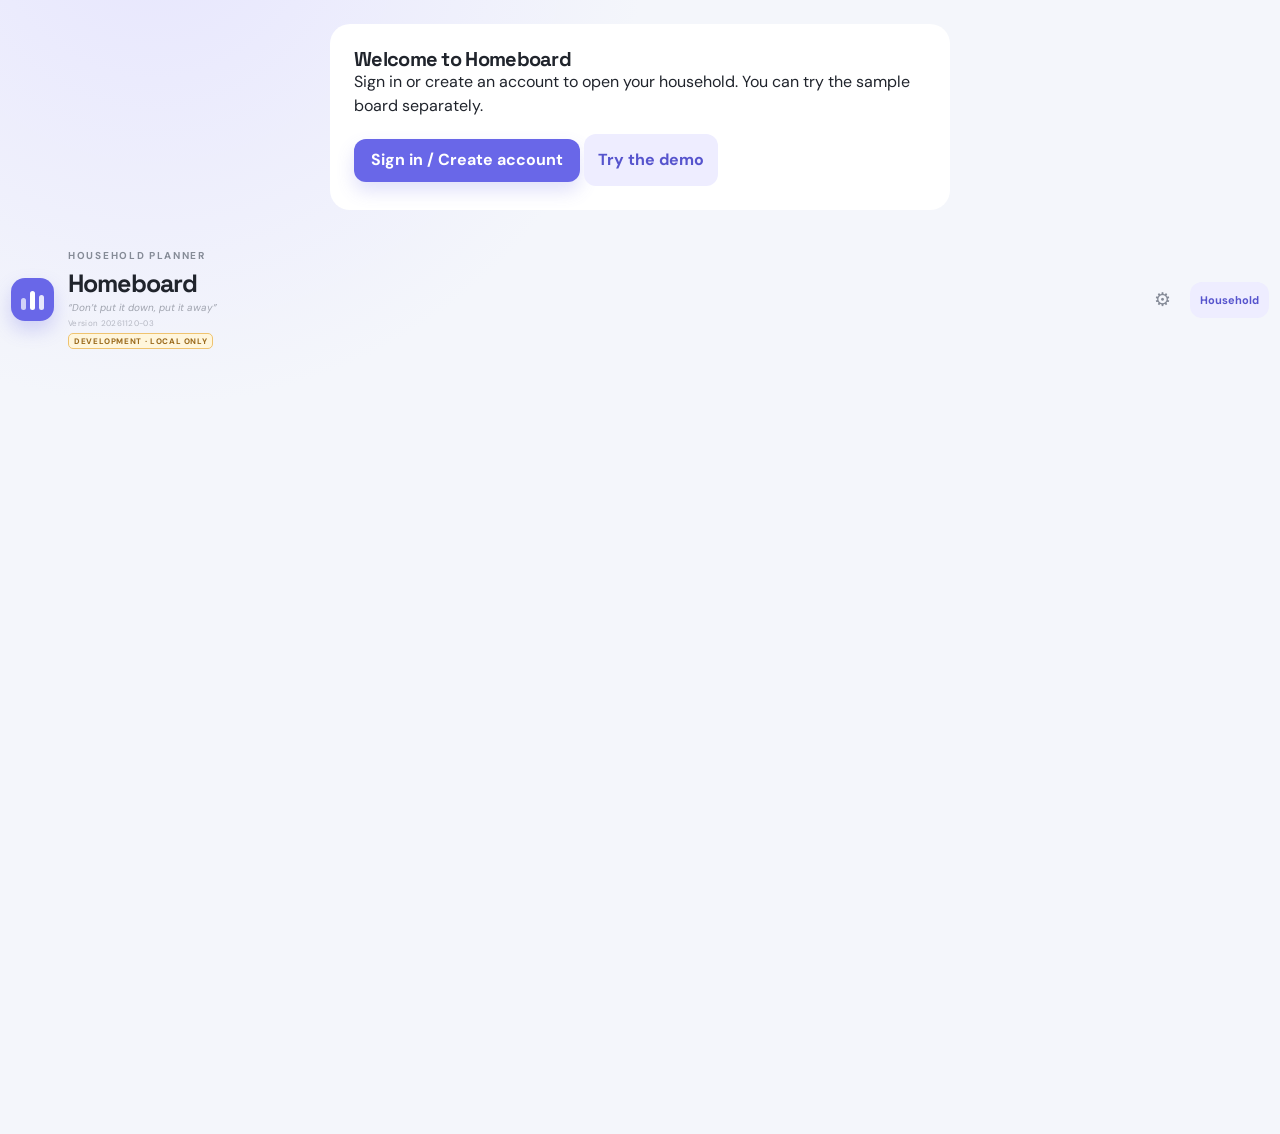
<file: index.html>
<!doctype html>
<html lang="en">
  <head>
    <meta charset="UTF-8" />
    <meta name="viewport" content="width=device-width, initial-scale=1, viewport-fit=cover" />
    <meta name="theme-color" content="#f4f6fb" />
    <meta name="description" content="A calm household planner for the wall tablet." />
    <link rel="manifest" href="manifest.webmanifest" />
    <link rel="apple-touch-icon" href="assets/homeboard-icon-180.png" />
    <link rel="stylesheet" href="styles.css?v=20261120-03" />
    <title>Homeboard · Household planner</title>
  </head>
  <body>
    <section id="accountGate" class="account-gate" hidden aria-live="polite"></section>
    <p id="accessBanner" class="access-banner" hidden aria-live="polite"></p>
    <div id="notificationBanner" class="access-banner" hidden role="status"><span id="notificationMessage"></span> <button id="dismissNotification" type="button" class="subtle-button">Dismiss</button></div>
    <p id="demoBanner" class="access-banner" hidden>Demo board · Changes stay on this device. <a href="./">Sign in or create your household</a></p>
    <div class="app-shell">
      <header class="topbar">
        <div class="brand-lockup">
          <div class="brand-mark" aria-hidden="true"><span></span><span></span><span></span></div>
          <div>
            <p class="eyebrow">HOUSEHOLD PLANNER</p>
            <h1>Homeboard</h1>
            <p class="cleaning-motto">“Don’t put it down, put it away”</p>
            <p class="app-version">Version 20261120-03</p>
            <span class="environment-badge" id="environmentBadge" hidden>DEVELOPMENT · LOCAL ONLY</span>
          </div>
        </div>

        <section class="any-day-board" id="anyDayBoard" aria-label="Tasks without a fixed day" hidden></section>

        <div class="topbar-actions">
          <button class="icon-button" id="settingsButton" type="button" aria-label="Open settings" title="Settings">⚙</button>
          <button class="secondary-button household-topbar-button" id="householdButton" type="button" hidden>Household</button>
          <button class="secondary-button overview-button" id="taskOverviewButton" type="button"><span aria-hidden="true">☷</span> Task overview</button>
          <!-- Keep the original id as a compatibility bridge for an older cached iPad script. -->
          <button class="primary-button" id="addTaskButton" type="button"><span aria-hidden="true">＋</span> Add event</button>
        </div>
      </header>

      <main class="dashboard-grid">
        <section class="planner-card card-surface" aria-labelledby="weekHeading">
          <div class="planner-toolbar">
            <div>
              <p class="eyebrow">YOUR WEEK</p>
              <div class="week-title-row">
                <button class="round-button" id="previousWeekButton" type="button" aria-label="Previous week">‹</button>
                <h2 id="weekHeading">This week</h2>
                <button class="round-button" id="nextWeekButton" type="button" aria-label="Next week">›</button>
              </div>
              <p class="muted" id="weekRange"></p>
            </div>
            <div class="household-photo-control">
              <button id="chooseHouseholdPhoto" type="button" class="household-photo-button" aria-label="Add household photo" aria-describedby="householdPhotoHint"><span id="householdPhotoPlus">+</span><img id="householdPhoto" alt="Household photo" hidden /></button>
              <span id="householdPhotoHint" class="field-hint">Add your own photo · ideally 11:1 (width:height)</span>

              <input id="householdPhotoFile" type="file" accept="image/jpeg,image/png,image/webp" hidden />
            </div>
            <button class="text-button" id="todayButton" type="button">Jump to today</button>
          </div>

          <div class="week-summary" id="weekSummary" aria-live="polite"></div>
          <div id="weekGrid" aria-live="polite"></div>
          <section id="missedWeekHistory" class="missed-week-history" hidden aria-label="Missed recurring tasks without a fixed day"></section>
          <section class="completed-any-day-board" id="completedAnyDayBoard" aria-label="Completed flexible tasks"></section>
        </section>

        <aside class="side-stack" aria-label="Household lists">
          <div class="side-list-scroll">
            <section class="list-card card-surface todo-card" aria-labelledby="todoHeading">
            <div class="list-card-heading">
              <div>
                <p class="eyebrow">SMALL WINS</p>
                <h2 id="todoHeading">To-do list</h2>
              </div>
              <span class="count-pill" id="todoCount">0</span>
            </div>
            <form class="quick-add" id="todoForm">
              <label class="sr-only" for="todoInput">Add a to-do</label>
              <input id="todoInput" type="text" placeholder="Add something small…" autocomplete="off" maxlength="120" />
              <button class="add-list-button" type="submit" aria-label="Add to-do">＋</button>
            </form>
            <div class="list-items" id="todoList"></div>
            <div class="list-card-footer">
              <button class="subtle-button" id="clearTodosButton" type="button">Clear completed</button>
            </div>
            </section>

            <section class="list-card card-surface grocery-card" aria-labelledby="groceryHeading">
            <div class="list-card-heading">
              <div>
                <p class="eyebrow">NEXT SHOP</p>
                <h2 id="groceryHeading">Grocery list</h2>
              </div>
              <span class="count-pill green" id="groceryCount">0</span>
            </div>
            <form class="quick-add" id="groceryForm">
              <label class="sr-only" for="groceryInput">Add groceries</label>
              <input id="groceryInput" type="text" placeholder="Add groceries…" autocomplete="off" maxlength="120" />
              <button class="add-list-button green-button" type="submit" aria-label="Add grocery">＋</button>
            </form>
            <div class="list-items" id="groceryList"></div>
            <div class="list-card-footer">
              <button class="subtle-button" id="clearGroceriesButton" type="button">Clear completed</button>
            </div>
            </section>
          </div>

          <div class="save-status" id="saveStatus"><span class="status-dot"></span> Saved on this tablet</div>
        </aside>
      </main>
    </div>

    <dialog class="task-dialog" id="taskDialog" aria-labelledby="dialogTitle">
      <form id="taskForm" class="task-form">
        <div class="dialog-heading">
          <div>
            <p class="eyebrow">PLAN AHEAD</p>
            <h2 id="dialogTitle">Add an event</h2>
          </div>
          <button class="close-button" id="closeDialogButton" type="button" aria-label="Close">×</button>
        </div>

        <label class="field-label" for="taskTitle">What is happening?</label>
        <input class="large-input" id="taskTitle" name="title" type="text" placeholder="e.g. Put the garbage outside" required maxlength="120" autocomplete="off" aria-describedby="taskPrivacyHint" />
        <p class="entry-privacy-hint" id="taskPrivacyHint">Do not enter payment-card details, passwords, government identification numbers, medical records, or other highly sensitive information.</p>

        <div class="form-row">
          <div class="field-group">
            <label class="field-label" for="taskDate">Date</label>
            <input class="large-input" id="taskDate" name="date" type="date" required />
            <label class="any-day-toggle" for="taskAnyDay">
              <input id="taskAnyDay" name="anyDay" type="checkbox" />
              <span>No fixed day</span>
            </label>
            <div class="recurrence-start-group" id="recurrenceStartGroup" hidden>
              <label class="field-label" for="taskStartWeek">Start week <span class="optional">for recurring tasks</span></label>
              <input class="large-input" id="taskStartWeek" type="date" />
              <p class="field-hint" id="recurrenceStartHint">This is the first week in which the task can appear.</p>
            </div>
          </div>
          <div class="field-group">
            <label class="field-label" for="eventStart">Start time <span class="optional">optional</span></label>
            <div class="time-input-wrap">
              <input class="large-input" id="eventStart" name="startTime" type="time" />
              <button class="time-clear" id="clearEventStartButton" type="button" aria-label="Clear start time" title="Clear start time" hidden>×</button>
            </div>
          </div>
          <div class="field-group">
            <label class="field-label" for="eventEnd">End time <span class="optional">optional</span></label>
            <div class="time-input-wrap">
              <input class="large-input" id="eventEnd" name="endTime" type="time" />
              <button class="time-clear" id="clearEventEndButton" type="button" aria-label="Clear end time" title="Clear end time" hidden>×</button>
            </div>
          </div>
          <!-- Hidden compatibility field for a previously cached app version. -->
          <input id="taskTime" name="time" type="hidden" value="" />
        </div>

        <div class="form-row">
          <div class="field-group">
            <label class="field-label" for="taskAssignee">Who?</label>
            <select class="large-input" id="taskAssignee" name="assignee">
              <option value="both">Both of us</option>
              <option value="me">Person 1</option>
              <option value="partner">Person 2</option>
            </select>
          </div>
          <div class="field-group">
            <label class="field-label" for="taskType">Type</label>
            <select class="large-input" id="taskType" name="kind">
              <option value="event">Event</option>
              <option value="task">Task</option>
              <option value="wellness">Health &amp; wellness</option>
              <option value="expiry">Use-by reminder</option>
            </select>
          </div>
        </div>

        <label class="field-label" for="taskRepeat">Repeat</label>
        <select class="large-input" id="taskRepeat" name="recurrence">
          <option value="none">Does not repeat</option>
          <option value="weekly">Every week</option>
          <option value="biweekly">Every 2 weeks</option>
          <option value="fourweekly">Every 4 weeks</option>
          <option value="monthly">Every calendar month</option>
          <option value="quarterly">Every 3 months</option>
        </select>

        <label class="any-day-toggle"><input id="taskRotate" type="checkbox" /> Take turns between household members</label>
        <div id="taskRotationFields" hidden>
          <label class="field-label" for="taskRotationStarter">Who starts?</label>
          <select class="large-input" id="taskRotationStarter"></select>
          <p class="field-hint">The selected person starts in the start week. The task repeats every week and moves to the next person each Monday.</p>
        </div>
        <label class="field-label" for="taskCompletedOn">Last completed on <span class="optional">optional · sets the next due date</span></label>
        <input id="taskCompletedOn" class="large-input" type="date" />
        <label class="any-day-toggle"><input id="notifyHousehold" type="checkbox" /> Email the other members about this change</label>
        <p class="field-hint">Shares the title and the old and new values of changed dates, times, assignment and repeat settings with the other verified household members. Notes and descriptions are not emailed. Sent when you save changes.</p>
        <div id="taskReminderFields">
        <label class="field-label" for="taskReminder">Email reminder <span class="optional">when notifications are connected</span></label>
        <select class="large-input" id="taskReminder" name="reminder">
          <option value="day-before">The day before</option>
          <option value="none">No email reminder</option>
        </select>
        </div>
        <p class="field-hint" id="taskReminderHint" hidden>Choose a fixed date to set an email reminder.</p>

        <div class="dialog-actions">
          <button class="danger-button" id="deleteEventButton" type="button" hidden>Delete event</button>
          <button class="complete-button" id="completeEventButton" type="button" hidden>✓ Done</button>
          <button class="secondary-button" id="cancelDialogButton" type="button">Cancel</button>
          <button class="primary-button" id="saveEventButton" type="submit">Save event</button>
        </div>
      </form>
    </dialog>

    <dialog class="day-settings-dialog" id="daySettingsDialog" aria-labelledby="daySettingsTitle">
      <form class="task-form" id="daySettingsForm">
        <div class="dialog-heading">
          <div>
            <p class="eyebrow">DAY STYLE</p>
            <h2 id="daySettingsTitle">Customize day</h2>
          </div>
          <button class="close-button" id="closeDaySettingsButton" type="button" aria-label="Close">×</button>
        </div>
        <p class="settings-copy">Add a small label, choose a gentle preset tint, and optionally limit the tint to certain hours.</p>
        <label class="field-label" for="daySettingLabel">Label <span class="optional">optional</span></label>
        <input class="large-input" id="daySettingLabel" type="text" maxlength="40" placeholder="e.g. Date night" autocomplete="off" aria-describedby="dayLabelPrivacyHint" />
        <p class="entry-privacy-hint" id="dayLabelPrivacyHint">Do not enter payment-card details, passwords, government identification numbers, medical records, or other highly sensitive information.</p>
        <label class="field-label">Background color</label>
        <div class="day-color-palette" id="daySettingPalette" role="radiogroup" aria-label="Background color presets">
          <button class="day-color-option" type="button" data-color="" role="radio" aria-checked="false" title="No tint"><span class="day-color-swatch no-tint" aria-hidden="true"></span><span>No tint</span></button>
          <button class="day-color-option" type="button" data-color="#aaa8f0" role="radio" aria-checked="false" title="Lavender"><span class="day-color-swatch" style="--swatch:#aaa8f0" aria-hidden="true"></span><span>Lavender</span></button>
          <button class="day-color-option" type="button" data-color="#a9ccee" role="radio" aria-checked="false" title="Sky"><span class="day-color-swatch" style="--swatch:#a9ccee" aria-hidden="true"></span><span>Sky</span></button>
          <button class="day-color-option" type="button" data-color="#9bdcc4" role="radio" aria-checked="false" title="Mint"><span class="day-color-swatch" style="--swatch:#9bdcc4" aria-hidden="true"></span><span>Mint</span></button>
          <button class="day-color-option" type="button" data-color="#f3c99f" role="radio" aria-checked="false" title="Peach"><span class="day-color-swatch" style="--swatch:#f3c99f" aria-hidden="true"></span><span>Peach</span></button>
          <button class="day-color-option" type="button" data-color="#f1da8a" role="radio" aria-checked="false" title="Butter"><span class="day-color-swatch" style="--swatch:#f1da8a" aria-hidden="true"></span><span>Butter</span></button>
          <button class="day-color-option" type="button" data-color="#eab6cc" role="radio" aria-checked="false" title="Rose"><span class="day-color-swatch" style="--swatch:#eab6cc" aria-hidden="true"></span><span>Rose</span></button>
        </div>
        <input id="daySettingColor" type="hidden" value="" />
        <label class="field-label">Tint hours <span class="optional">optional · all day by default</span></label>
        <div class="form-row day-style-hours">
          <div>
            <label class="field-label" for="daySettingStart">From</label>
            <select class="large-input" id="daySettingStart" aria-label="Tint starts at"></select>
          </div>
          <div>
            <label class="field-label" for="daySettingEnd">Until</label>
            <select class="large-input" id="daySettingEnd" aria-label="Tint ends at"></select>
          </div>
        </div>
        <div class="dialog-actions">
          <button class="subtle-button" id="clearDaySettingButton" type="button">Clear style</button>
          <button class="secondary-button" id="closeDaySettingsButtonAlt" type="button">Cancel</button>
          <button class="primary-button" type="submit">Save style</button>
        </div>
      </form>
    </dialog>

    <dialog class="task-overview-dialog" id="taskOverviewDialog" aria-labelledby="taskOverviewTitle">
      <div class="task-overview-shell">
        <div class="dialog-heading">
          <div>
            <p class="eyebrow">HOUSEHOLD RHYTHM</p>
            <h2 id="taskOverviewTitle">Task overview</h2>
          </div>
          <button class="close-button" id="closeTaskOverviewButton" type="button" aria-label="Close">×</button>
        </div>
        <p class="settings-copy">Recurring household tasks at a glance. Click any row to edit it.</p>
        <button type="button" class="secondary-button" id="taskHistoryButton">Task history</button>
        <div id="taskHistoryList" hidden></div>
        <div class="task-overview-summary" id="taskOverviewSummary"></div>
        <div class="task-overview-list" id="taskOverviewList"></div>
        <div class="dialog-actions">
          <button class="secondary-button" id="closeTaskOverviewButtonAlt" type="button">Close</button>
        </div>
      </div>
    </dialog>

    <dialog class="settings-dialog" id="settingsDialog" aria-labelledby="settingsTitle">
      <form class="task-form" id="settingsForm">
        <div class="dialog-heading">
          <div>
            <p class="eyebrow">HOUSEHOLD</p>
            <h2 id="settingsTitle">Settings</h2>
          </div>
          <button class="close-button" id="closeSettingsButton" type="button" aria-label="Close">×</button>
        </div>
        <p class="settings-copy">Your planner is always saved on this device. Sign in to your Homeboard account to share it securely across devices.</p>
        <div class="settings-actions">
          <button class="secondary-button" id="exportButton" type="button">Download backup</button>
          <label class="secondary-button file-button" for="importInput">Restore backup<input id="importInput" type="file" accept="application/json" /></label>
        </div>
        <div id="customerSettings"></div>
        <button id="removeHouseholdPhoto" type="button" class="subtle-button" hidden>Remove household photo</button>
        <div class="sync-section">
          <p class="eyebrow">HOMEBOARD ACCOUNT</p>
          <p class="sync-copy" id="syncCopy">Use the same Homeboard login on both devices. The first time you open Homeboard from the iPad Home Screen, sign in there once as well; Homeboard remembers the connection on this device. Your laptop does not need to stay on.</p>
          <div class="sync-config-fields" id="syncConfigFields" hidden>
            <p class="field-hint">Developer setup only. Customers never need to enter a project URL or API key.</p>
            <label class="field-label" for="syncProjectUrl">Supabase project URL</label>
            <input class="large-input" id="syncProjectUrl" type="url" placeholder="https://your-project.supabase.co" autocomplete="off" />
            <label class="field-label" for="syncPublishableKey">Supabase publishable key</label>
            <input class="large-input" id="syncPublishableKey" type="text" placeholder="sb_publishable_…" autocomplete="off" />
            <button class="secondary-button sync-wide-button" id="saveSyncConfigButton" type="button">Save connection</button>
            <div class="sync-divider"></div>
          </div>
          <div id="signedOutAccountPanel">
          <label class="field-label" for="syncEmail">Homeboard email</label>
          <input class="large-input" id="syncEmail" type="email" placeholder="you@example.com" autocomplete="username" />
          <label class="field-label" for="syncPassword">Password</label>
          <input class="large-input" id="syncPassword" type="password" placeholder="At least 8 characters" autocomplete="current-password" />
          <button class="subtle-button" id="forgotPasswordButton" type="button">Forgot password?</button>
          <div class="signup-acknowledgement-panel" id="signupAcknowledgementPanel">
            <p class="field-label" id="signupAcknowledgementHeading">Before creating an account</p>
            <div class="signup-acknowledgement">
              <input id="signupAcknowledgement" type="checkbox" aria-required="true" aria-labelledby="signupAcknowledgementText" aria-describedby="signupAcknowledgementHint syncStatus" />
              <div>
                <label id="signupAcknowledgementText" for="signupAcknowledgement">By creating a Homeboard account, I confirm that I have read and agree to the Terms of Use and acknowledge the Privacy Notice. I understand that Homeboard is a household planner and that I must not enter payment-card details, passwords, medical records, or other highly sensitive information.</label>
                <p class="privacy-links"><a href="privacy.html#terms-of-use" target="_blank" rel="noopener">Terms of Use</a> · <a href="privacy.html#privacy-notice" target="_blank" rel="noopener">Privacy Notice</a></p>
              </div>
            </div>
            <p class="privacy-hint" id="signupAcknowledgementHint">Required for a new account. Links open in a new tab. Draft wording, pending legal review.</p>
          </div>
          <div class="settings-actions">
            <button class="primary-button" id="syncSignInButton" type="button">Sign in</button>
            <button class="secondary-button" id="syncSignUpButton" type="button">Create account</button>
          </div>
          <button class="subtle-button" id="resendConfirmationButton" type="button">Resend confirmation email</button>
          <p class="field-hint">Account confirmation arrives in a separate email from your household invitation or access pass.</p>
          </div>
          <div id="signedInAccountPanel" hidden>
            <p class="field-label">Signed in as</p>
            <p class="signed-in-email" id="signedInEmail"></p>
            <div class="settings-actions">
              <button class="secondary-button" id="syncNowButton" type="button">Sync now</button>
              <button class="primary-button" id="syncSignOutButton" type="button">Log out</button>
            </div>
          </div>
          <p class="sync-status" id="syncStatus" aria-live="polite">Cloud sync is not connected.</p>
        </div>
        <section class="household-section" id="householdSection" hidden aria-labelledby="householdSectionTitle">
          <p class="eyebrow">HOUSEHOLD ACCOUNT</p>
          <h3 id="householdSectionTitle">Household account</h3>
          <p class="sync-copy">Create a household for your shared planner or accept a partner invitation.</p>
          <p class="sync-status" id="householdAuthStatus" aria-live="polite">Sign in above to continue.</p>

          <div id="householdWorkspace" hidden>
            <label class="field-label" for="householdSelect">Your household</label>
            <select class="large-input" id="householdSelect" aria-label="Choose household"></select>

            <div class="household-members-panel" id="householdMembersPanel">
              <p class="field-label">Members</p>
              <div class="household-member-list" id="householdMemberList"></div>
            </div>

            <div class="household-rename-panel" id="householdRenamePanel" hidden>
              <p class="field-label">Household name</p>
              <div class="household-create-row">
                <input class="large-input" id="householdRenameInput" type="text" maxlength="120" autocomplete="off" />
                <button class="secondary-button" id="renameHouseholdButton" type="button">Save name</button>
              </div>
            </div>

            <div class="household-create-row">
              <input class="large-input" id="householdNameInput" type="text" maxlength="120" placeholder="e.g. Alex &amp; Taylor" autocomplete="off" aria-label="New household name" />
            </div>
            <p class="field-hint" id="firstHouseholdExamplesHint" hidden>Your first household starts with two example tasks you can edit or delete: one flexible weekly task and one task in the calendar.</p>
            <label class="field-label" for="newHouseholdPeople">Who lives in your new household?</label>
            <textarea class="large-input" id="newHouseholdPeople" rows="2" maxlength="720" placeholder="Alex&#10;Taylor"></textarea>
            <p class="field-hint">One name per line. You can add or change names later in People in this household.</p>
            <button class="secondary-button" id="createHouseholdButton" type="button">Create household</button>

            <div class="household-invite-panel" id="householdInvitePanel" hidden>
              <p class="field-label">Invite your partner</p>
              <div class="household-create-row">
                <input class="large-input" id="inviteEmailInput" type="email" placeholder="partner@example.com" autocomplete="email" />
                <button class="primary-button" id="createInvitationButton" type="button">Create invite</button>
              </div>
              <p class="field-hint">Copy and send the link to your partner. It expires after 7 days and works once, with their verified email. Renewing a link makes the old link stop working.</p>
              <label class="any-day-toggle"><input id="emailInvitation" type="checkbox" checked /> Email the invitation automatically</label>
              <div class="invitation-link-box" id="invitationLinkBox" hidden>
                <label class="field-label" for="invitationLinkInput">Copy this secure link</label>
                <p class="field-hint" id="invitationLinkRecipient"></p>
                <div class="household-create-row">
                  <input class="large-input" id="invitationLinkInput" type="text" readonly />
                  <button class="secondary-button" id="copyInvitationButton" type="button">Copy</button>
                </div>
              </div>
              <div class="invitation-list" id="invitationList" aria-live="polite"></div>
            </div>

            <div class="household-accept-panel">
              <p class="field-label">Have an invitation?</p>
              <div class="household-create-row">
                <input class="large-input" id="inviteTokenInput" type="text" placeholder="Paste invitation link or code" autocomplete="off" />
                <button class="secondary-button" id="acceptInvitationButton" type="button">Join</button>
              </div>
              <p class="field-hint">You must be signed in with the verified email address that received the invitation.</p>
            </div>
            <details class="account-section" id="householdOptions" hidden>
              <summary>Household options</summary>
              <div class="account-options-content">
                <p class="settings-copy">Only the owner can delete this household. Its shared planner will be removed for everyone.</p>
                <button class="danger-button" id="deleteHouseholdButton" type="button">Delete household…</button>
              </div>
            </details>
          </div>
          <p class="sync-status" id="householdStatus" aria-live="polite"></p>
        </section>
        <section class="platform-admin-section" id="platformAdminSection" hidden aria-labelledby="platformAdminTitle">
          <p class="eyebrow">PLATFORM ADMIN</p>
          <h3 id="platformAdminTitle">Household administration</h3>
          <p class="sync-copy">This protected area is for system administration. Deleting a household permanently removes its members, invitations, and shared planner.</p>
          <div class="platform-admin-list" id="platformAdminList"></div>
          <p class="sync-status" id="platformAdminStatus" aria-live="polite"></p>
        </section>
        <section class="privacy-section" aria-labelledby="privacySectionTitle">
          <p class="eyebrow">PRIVACY &amp; USE</p>
          <h3 id="privacySectionTitle">Keep household information safe</h3>
          <p>Enter information only when you are permitted to store it and share it with your household members. Do not enter payment-card details, passwords, government identification numbers, medical records, or other highly sensitive information. Homeboard is not designed to store or protect those types of information.</p>
          <p>You are responsible for what you enter, permission to share it, and keeping your account credentials secure. These responsibilities do not remove Homeboard’s own obligations under applicable privacy and security laws.</p>
          <p class="privacy-links"><a href="privacy.html#acceptable-use" target="_blank" rel="noopener">Acceptable use</a> · <a href="privacy.html#terms-of-use" target="_blank" rel="noopener">Terms of Use</a> · <a href="privacy.html#privacy-notice" target="_blank" rel="noopener">Privacy Notice</a></p>
          <p class="privacy-hint">Links open in a new tab. Draft wording, pending legal review.</p>
        </section>
        <details class="account-section" id="advancedAccountOptions">
          <summary>Advanced account options</summary>
          <div class="account-options-content">
            <p class="settings-copy">Download a copy of your account information and shared planners for your records. Shared planners may include other members’ entries; keep the file private.</p>
            <p class="privacy-hint">To save a planner you can restore later, use Download backup at the top of Settings.</p>
            <label class="account-checkbox"><input id="includeDeviceData" type="checkbox" /> Include the planner saved on this device, including unsynced entries</label>
            <div class="settings-actions">
              <button class="secondary-button" id="exportAccountButton" type="button" disabled>Export my data</button>
              <button class="danger-button" id="deleteAccountButton" type="button" disabled>Delete my account…</button>
            </div>
            <p class="sync-status" id="accountDataStatus" role="status">Sign in to export or delete your account.</p>
          </div>
        </details>
        <div class="settings-note"><span aria-hidden="true">✦</span> Local saving stays active even when the internet is unavailable.</div>
      </form>
    </dialog>

    <dialog class="account-delete-dialog" id="deleteHouseholdDialog" aria-labelledby="deleteHouseholdTitle" aria-describedby="deleteHouseholdExplanation">
      <form class="task-form" id="deleteHouseholdForm">
        <div class="dialog-heading">
          <div><p class="eyebrow">Permanent deletion</p><h2 id="deleteHouseholdTitle">Delete household?</h2></div>
          <button class="close-button" id="closeDeleteHouseholdButton" type="button" aria-label="Close">×</button>
        </div>
        <p class="household-delete-name" id="deleteHouseholdName"></p>
        <p class="settings-copy" id="deleteHouseholdExplanation">This permanently deletes this household and its shared tasks, events, groceries and invitations for all members. Everyone keeps their account and any other households.</p>
        <p class="settings-copy">Download a backup first if you want to keep this planner. Deletion cannot be undone. Previously downloaded files and copies on other devices are not erased.</p>
        <label class="field-label" for="deleteHouseholdPhrase">Type the household name exactly to confirm</label>
        <input class="large-input" id="deleteHouseholdPhrase" type="text" autocomplete="off" autocapitalize="off" spellcheck="false" required />
        <p class="sync-status" id="deleteHouseholdStatus" role="status"></p>
        <div class="dialog-actions">
          <button class="secondary-button" id="cancelDeleteHouseholdButton" type="button">Cancel</button>
          <button class="danger-button" id="confirmDeleteHouseholdButton" type="submit" disabled>Permanently delete household</button>
        </div>
      </form>
    </dialog>

    <dialog class="account-delete-dialog" id="deleteAccountDialog" aria-labelledby="deleteAccountTitle">
      <form class="task-form" id="deleteAccountForm">
        <div class="dialog-heading">
          <div><p class="eyebrow">Permanent deletion</p><h2 id="deleteAccountTitle">Delete your account?</h2></div>
          <button class="close-button" id="closeDeleteAccountButton" type="button" aria-label="Close">×</button>
        </div>
        <p class="settings-copy" id="deleteAccountIdentity"></p>
        <p class="settings-copy">This permanently removes your login, account details, private cloud planner and invitations involving your account. Households where you are the sole owner and member, and their planners, are also deleted.</p>
        <ul class="account-household-preview" id="deleteAccountHouseholds"></ul>
        <p class="settings-copy">Shared households you leave keep their planner entries, including entries you added. This device’s planner and saved login will be cleared. Downloaded files and copies on other devices are not erased; clear those separately. Provider backups and security logs follow the provider’s retention settings.</p>
        <p class="settings-copy">Export any data you want to keep before continuing. Deletion cannot be undone.</p>
        <div id="deleteAccountConfirmation" hidden>
          <label class="field-label" for="deleteAccountPassword">Current password</label>
          <input class="large-input" id="deleteAccountPassword" type="password" autocomplete="current-password" required />
          <label class="field-label" for="deleteAccountPhrase">Type DELETE to confirm</label>
          <input class="large-input" id="deleteAccountPhrase" type="text" autocomplete="off" autocapitalize="characters" spellcheck="false" required pattern="DELETE" />
        </div>
        <p class="sync-status" id="deleteAccountStatus" role="status"></p>
        <div class="dialog-actions">
          <button class="secondary-button" id="cancelDeleteAccountButton" type="button">Cancel</button>
          <button class="danger-button" id="confirmDeleteAccountButton" type="submit" disabled>Permanently delete account</button>
        </div>
      </form>
    </dialog>

    <dialog class="backup-dialog" id="backupDialog" aria-labelledby="backupTitle">
      <form class="task-form backup-form">
        <div class="dialog-heading">
          <div>
            <p class="eyebrow">SAFARI BACKUP</p>
            <h2 id="backupTitle">Copy your backup</h2>
          </div>
          <button class="close-button" id="closeBackupButton" type="button" aria-label="Close">×</button>
        </div>
        <p class="settings-copy" id="backupInstructions">Tap Copy backup text, then paste it into a text file and save it with a .json ending.</p>
        <textarea class="backup-text" id="backupText" readonly aria-label="Homeboard backup JSON"></textarea>
        <p class="sync-status" id="backupStatus" aria-live="polite">The backup text is ready to copy.</p>
        <div class="dialog-actions">
          <button class="secondary-button" id="closeBackupButtonAlt" type="button">Close</button>
          <button class="primary-button" id="copyBackupButton" type="button">Copy backup text</button>
        </div>
      </form>
    </dialog>

    <dialog id="installDialog" class="task-dialog" aria-labelledby="installTitle"><div class="task-form"><h2 id="installTitle">Install Homeboard</h2><p id="installInstructions"></p><button id="closeInstallButton" class="secondary-button" type="button">Close</button></div></dialog>

    <dialog id="passwordRecoveryDialog" class="task-dialog" aria-labelledby="passwordRecoveryTitle">
      <form id="passwordRecoveryForm" class="task-form">
        <h2 id="passwordRecoveryTitle">Choose a new password</h2>
        <p id="passwordRecoveryIdentity" class="settings-copy"></p>
        <p class="settings-copy">Your household and planner stay with your account.</p>
        <label class="field-label" for="recoveryPassword">New password</label>
        <input id="recoveryPassword" class="large-input" type="password" minlength="8" autocomplete="new-password" required />
        <label class="field-label" for="recoveryPasswordAgain">Repeat new password</label>
        <input id="recoveryPasswordAgain" class="large-input" type="password" minlength="8" autocomplete="new-password" required />
        <p id="passwordRecoveryStatus" class="sync-status" role="status"></p>
        <div class="dialog-actions"><button id="cancelPasswordRecovery" class="secondary-button" type="button">Cancel</button><button id="saveRecoveryPassword" class="primary-button" type="submit" disabled>Save password</button></div>
      </form>
    </dialog>

    <div class="toast" id="toast" role="status" aria-live="polite"></div>
    <script src="recurrence.js?v=20261120-03" defer></script>
    <script src="planner-features.js?v=20261120-03" defer></script>
    <script src="customer.js?v=20261120-03" defer></script>
    <script src="app.js?v=20261120-03" defer></script>
  </body>
</html>
</file>
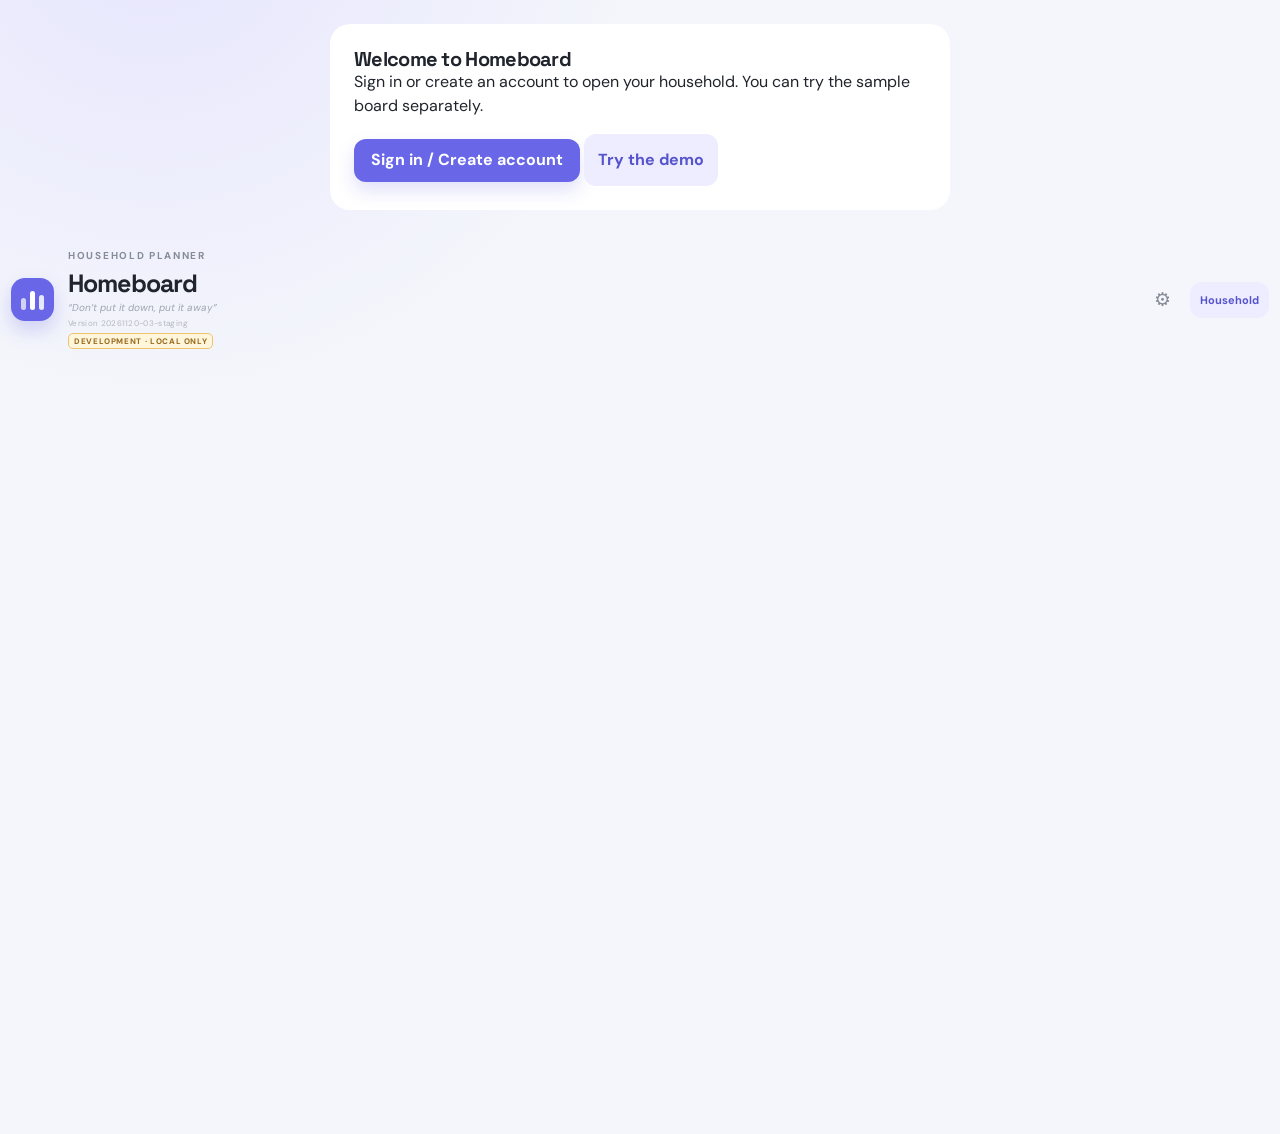
<file: dev/index.html>
<!doctype html>
<html lang="en">
  <head>
    <meta charset="UTF-8" />
    <meta name="viewport" content="width=device-width, initial-scale=1, viewport-fit=cover" />
    <meta name="theme-color" content="#f4f6fb" />
    <meta name="description" content="A calm household planner for the wall tablet." />
    <link rel="manifest" href="manifest.webmanifest" />
    <link rel="apple-touch-icon" href="assets/homeboard-icon-180.png" />
    <link rel="stylesheet" href="styles.css?v=20261120-03-staging" />
    <title>Homeboard · Household planner</title>
  </head>
  <body>
    <section id="accountGate" class="account-gate" hidden aria-live="polite"></section>
    <p id="accessBanner" class="access-banner" hidden aria-live="polite"></p>
    <div id="notificationBanner" class="access-banner" hidden role="status"><span id="notificationMessage"></span> <button id="dismissNotification" type="button" class="subtle-button">Dismiss</button></div>
    <p id="demoBanner" class="access-banner" hidden>Demo board · Changes stay on this device. <a href="./">Sign in or create your household</a></p>
    <div class="app-shell">
      <header class="topbar">
        <div class="brand-lockup">
          <div class="brand-mark" aria-hidden="true"><span></span><span></span><span></span></div>
          <div>
            <p class="eyebrow">HOUSEHOLD PLANNER</p>
            <h1>Homeboard</h1>
            <p class="cleaning-motto">“Don’t put it down, put it away”</p>
            <p class="app-version">Version 20261120-03-staging</p>
            <span class="environment-badge" id="environmentBadge" hidden>DEVELOPMENT · LOCAL ONLY</span>
          </div>
        </div>

        <section class="any-day-board" id="anyDayBoard" aria-label="Tasks without a fixed day" hidden></section>

        <div class="topbar-actions">
          <button class="icon-button" id="settingsButton" type="button" aria-label="Open settings" title="Settings">⚙</button>
          <button class="secondary-button household-topbar-button" id="householdButton" type="button" hidden>Household</button>
          <button class="secondary-button overview-button" id="taskOverviewButton" type="button"><span aria-hidden="true">☷</span> Task overview</button>
          <!-- Keep the original id as a compatibility bridge for an older cached iPad script. -->
          <button class="primary-button" id="addTaskButton" type="button"><span aria-hidden="true">＋</span> Add event</button>
        </div>
      </header>

      <main class="dashboard-grid">
        <section class="planner-card card-surface" aria-labelledby="weekHeading">
          <div class="planner-toolbar">
            <div>
              <p class="eyebrow">YOUR WEEK</p>
              <div class="week-title-row">
                <button class="round-button" id="previousWeekButton" type="button" aria-label="Previous week">‹</button>
                <h2 id="weekHeading">This week</h2>
                <button class="round-button" id="nextWeekButton" type="button" aria-label="Next week">›</button>
              </div>
              <p class="muted" id="weekRange"></p>
            </div>
            <div class="household-photo-control">
              <button id="chooseHouseholdPhoto" type="button" class="household-photo-button" aria-label="Add household photo" aria-describedby="householdPhotoHint"><span id="householdPhotoPlus">+</span><img id="householdPhoto" alt="Household photo" hidden /></button>
              <span id="householdPhotoHint" class="field-hint">Add your own photo · ideally 11:1 (width:height)</span>

              <input id="householdPhotoFile" type="file" accept="image/jpeg,image/png,image/webp" hidden />
            </div>
            <button class="text-button" id="todayButton" type="button">Jump to today</button>
          </div>

          <div class="week-summary" id="weekSummary" aria-live="polite"></div>
          <div id="weekGrid" aria-live="polite"></div>
          <section id="missedWeekHistory" class="missed-week-history" hidden aria-label="Missed recurring tasks without a fixed day"></section>
          <section class="completed-any-day-board" id="completedAnyDayBoard" aria-label="Completed flexible tasks"></section>
        </section>

        <aside class="side-stack" aria-label="Household lists">
          <div class="side-list-scroll">
            <section class="list-card card-surface todo-card" aria-labelledby="todoHeading">
            <div class="list-card-heading">
              <div>
                <p class="eyebrow">SMALL WINS</p>
                <h2 id="todoHeading">To-do list</h2>
              </div>
              <span class="count-pill" id="todoCount">0</span>
            </div>
            <form class="quick-add" id="todoForm">
              <label class="sr-only" for="todoInput">Add a to-do</label>
              <input id="todoInput" type="text" placeholder="Add something small…" autocomplete="off" maxlength="120" />
              <button class="add-list-button" type="submit" aria-label="Add to-do">＋</button>
            </form>
            <div class="list-items" id="todoList"></div>
            <div class="list-card-footer">
              <button class="subtle-button" id="clearTodosButton" type="button">Clear completed</button>
            </div>
            </section>

            <section class="list-card card-surface grocery-card" aria-labelledby="groceryHeading">
            <div class="list-card-heading">
              <div>
                <p class="eyebrow">NEXT SHOP</p>
                <h2 id="groceryHeading">Grocery list</h2>
              </div>
              <span class="count-pill green" id="groceryCount">0</span>
            </div>
            <form class="quick-add" id="groceryForm">
              <label class="sr-only" for="groceryInput">Add groceries</label>
              <input id="groceryInput" type="text" placeholder="Add groceries…" autocomplete="off" maxlength="120" />
              <button class="add-list-button green-button" type="submit" aria-label="Add grocery">＋</button>
            </form>
            <div class="list-items" id="groceryList"></div>
            <div class="list-card-footer">
              <button class="subtle-button" id="clearGroceriesButton" type="button">Clear completed</button>
            </div>
            </section>
          </div>

          <div class="save-status" id="saveStatus"><span class="status-dot"></span> Saved on this tablet</div>
        </aside>
      </main>
    </div>

    <dialog class="task-dialog" id="taskDialog" aria-labelledby="dialogTitle">
      <form id="taskForm" class="task-form">
        <div class="dialog-heading">
          <div>
            <p class="eyebrow">PLAN AHEAD</p>
            <h2 id="dialogTitle">Add an event</h2>
          </div>
          <button class="close-button" id="closeDialogButton" type="button" aria-label="Close">×</button>
        </div>

        <label class="field-label" for="taskTitle">What is happening?</label>
        <input class="large-input" id="taskTitle" name="title" type="text" placeholder="e.g. Put the garbage outside" required maxlength="120" autocomplete="off" aria-describedby="taskPrivacyHint" />
        <p class="entry-privacy-hint" id="taskPrivacyHint">Do not enter payment-card details, passwords, government identification numbers, medical records, or other highly sensitive information.</p>

        <div class="form-row">
          <div class="field-group">
            <label class="field-label" for="taskDate">Date</label>
            <input class="large-input" id="taskDate" name="date" type="date" required />
            <label class="any-day-toggle" for="taskAnyDay">
              <input id="taskAnyDay" name="anyDay" type="checkbox" />
              <span>No fixed day</span>
            </label>
            <div class="recurrence-start-group" id="recurrenceStartGroup" hidden>
              <label class="field-label" for="taskStartWeek">Start week <span class="optional">for recurring tasks</span></label>
              <input class="large-input" id="taskStartWeek" type="date" />
              <p class="field-hint" id="recurrenceStartHint">This is the first week in which the task can appear.</p>
            </div>
          </div>
          <div class="field-group">
            <label class="field-label" for="eventStart">Start time <span class="optional">optional</span></label>
            <div class="time-input-wrap">
              <input class="large-input" id="eventStart" name="startTime" type="time" />
              <button class="time-clear" id="clearEventStartButton" type="button" aria-label="Clear start time" title="Clear start time" hidden>×</button>
            </div>
          </div>
          <div class="field-group">
            <label class="field-label" for="eventEnd">End time <span class="optional">optional</span></label>
            <div class="time-input-wrap">
              <input class="large-input" id="eventEnd" name="endTime" type="time" />
              <button class="time-clear" id="clearEventEndButton" type="button" aria-label="Clear end time" title="Clear end time" hidden>×</button>
            </div>
          </div>
          <!-- Hidden compatibility field for a previously cached app version. -->
          <input id="taskTime" name="time" type="hidden" value="" />
        </div>

        <div class="form-row">
          <div class="field-group">
            <label class="field-label" for="taskAssignee">Who?</label>
            <select class="large-input" id="taskAssignee" name="assignee">
              <option value="both">Both of us</option>
              <option value="me">Person 1</option>
              <option value="partner">Person 2</option>
            </select>
          </div>
          <div class="field-group">
            <label class="field-label" for="taskType">Type</label>
            <select class="large-input" id="taskType" name="kind">
              <option value="event">Event</option>
              <option value="task">Task</option>
              <option value="wellness">Health &amp; wellness</option>
              <option value="expiry">Use-by reminder</option>
            </select>
          </div>
        </div>

        <label class="field-label" for="taskRepeat">Repeat</label>
        <select class="large-input" id="taskRepeat" name="recurrence">
          <option value="none">Does not repeat</option>
          <option value="weekly">Every week</option>
          <option value="biweekly">Every 2 weeks</option>
          <option value="fourweekly">Every 4 weeks</option>
          <option value="monthly">Every calendar month</option>
          <option value="quarterly">Every 3 months</option>
        </select>

        <label class="any-day-toggle"><input id="taskRotate" type="checkbox" /> Take turns between household members</label>
        <div id="taskRotationFields" hidden>
          <label class="field-label" for="taskRotationStarter">Who starts?</label>
          <select class="large-input" id="taskRotationStarter"></select>
          <p class="field-hint">The selected person starts in the start week. The task repeats every week and moves to the next person each Monday.</p>
        </div>
        <label class="field-label" for="taskCompletedOn">Last completed on <span class="optional">optional · sets the next due date</span></label>
        <input id="taskCompletedOn" class="large-input" type="date" />
        <label class="any-day-toggle"><input id="notifyHousehold" type="checkbox" /> Email the other members about this change</label>
        <p class="field-hint">Shares the title and the old and new values of changed dates, times, assignment and repeat settings with the other verified household members. Notes and descriptions are not emailed. Sent when you save changes.</p>
        <div id="taskReminderFields">
        <label class="field-label" for="taskReminder">Email reminder <span class="optional">when notifications are connected</span></label>
        <select class="large-input" id="taskReminder" name="reminder">
          <option value="day-before">The day before</option>
          <option value="none">No email reminder</option>
        </select>
        </div>
        <p class="field-hint" id="taskReminderHint" hidden>Choose a fixed date to set an email reminder.</p>

        <div class="dialog-actions">
          <button class="danger-button" id="deleteEventButton" type="button" hidden>Delete event</button>
          <button class="complete-button" id="completeEventButton" type="button" hidden>✓ Done</button>
          <button class="secondary-button" id="cancelDialogButton" type="button">Cancel</button>
          <button class="primary-button" id="saveEventButton" type="submit">Save event</button>
        </div>
      </form>
    </dialog>

    <dialog class="day-settings-dialog" id="daySettingsDialog" aria-labelledby="daySettingsTitle">
      <form class="task-form" id="daySettingsForm">
        <div class="dialog-heading">
          <div>
            <p class="eyebrow">DAY STYLE</p>
            <h2 id="daySettingsTitle">Customize day</h2>
          </div>
          <button class="close-button" id="closeDaySettingsButton" type="button" aria-label="Close">×</button>
        </div>
        <p class="settings-copy">Add a small label, choose a gentle preset tint, and optionally limit the tint to certain hours.</p>
        <label class="field-label" for="daySettingLabel">Label <span class="optional">optional</span></label>
        <input class="large-input" id="daySettingLabel" type="text" maxlength="40" placeholder="e.g. Date night" autocomplete="off" aria-describedby="dayLabelPrivacyHint" />
        <p class="entry-privacy-hint" id="dayLabelPrivacyHint">Do not enter payment-card details, passwords, government identification numbers, medical records, or other highly sensitive information.</p>
        <label class="field-label">Background color</label>
        <div class="day-color-palette" id="daySettingPalette" role="radiogroup" aria-label="Background color presets">
          <button class="day-color-option" type="button" data-color="" role="radio" aria-checked="false" title="No tint"><span class="day-color-swatch no-tint" aria-hidden="true"></span><span>No tint</span></button>
          <button class="day-color-option" type="button" data-color="#aaa8f0" role="radio" aria-checked="false" title="Lavender"><span class="day-color-swatch" style="--swatch:#aaa8f0" aria-hidden="true"></span><span>Lavender</span></button>
          <button class="day-color-option" type="button" data-color="#a9ccee" role="radio" aria-checked="false" title="Sky"><span class="day-color-swatch" style="--swatch:#a9ccee" aria-hidden="true"></span><span>Sky</span></button>
          <button class="day-color-option" type="button" data-color="#9bdcc4" role="radio" aria-checked="false" title="Mint"><span class="day-color-swatch" style="--swatch:#9bdcc4" aria-hidden="true"></span><span>Mint</span></button>
          <button class="day-color-option" type="button" data-color="#f3c99f" role="radio" aria-checked="false" title="Peach"><span class="day-color-swatch" style="--swatch:#f3c99f" aria-hidden="true"></span><span>Peach</span></button>
          <button class="day-color-option" type="button" data-color="#f1da8a" role="radio" aria-checked="false" title="Butter"><span class="day-color-swatch" style="--swatch:#f1da8a" aria-hidden="true"></span><span>Butter</span></button>
          <button class="day-color-option" type="button" data-color="#eab6cc" role="radio" aria-checked="false" title="Rose"><span class="day-color-swatch" style="--swatch:#eab6cc" aria-hidden="true"></span><span>Rose</span></button>
        </div>
        <input id="daySettingColor" type="hidden" value="" />
        <label class="field-label">Tint hours <span class="optional">optional · all day by default</span></label>
        <div class="form-row day-style-hours">
          <div>
            <label class="field-label" for="daySettingStart">From</label>
            <select class="large-input" id="daySettingStart" aria-label="Tint starts at"></select>
          </div>
          <div>
            <label class="field-label" for="daySettingEnd">Until</label>
            <select class="large-input" id="daySettingEnd" aria-label="Tint ends at"></select>
          </div>
        </div>
        <div class="dialog-actions">
          <button class="subtle-button" id="clearDaySettingButton" type="button">Clear style</button>
          <button class="secondary-button" id="closeDaySettingsButtonAlt" type="button">Cancel</button>
          <button class="primary-button" type="submit">Save style</button>
        </div>
      </form>
    </dialog>

    <dialog class="task-overview-dialog" id="taskOverviewDialog" aria-labelledby="taskOverviewTitle">
      <div class="task-overview-shell">
        <div class="dialog-heading">
          <div>
            <p class="eyebrow">HOUSEHOLD RHYTHM</p>
            <h2 id="taskOverviewTitle">Task overview</h2>
          </div>
          <button class="close-button" id="closeTaskOverviewButton" type="button" aria-label="Close">×</button>
        </div>
        <p class="settings-copy">Recurring household tasks at a glance. Click any row to edit it.</p>
        <button type="button" class="secondary-button" id="taskHistoryButton">Task history</button>
        <div id="taskHistoryList" hidden></div>
        <div class="task-overview-summary" id="taskOverviewSummary"></div>
        <div class="task-overview-list" id="taskOverviewList"></div>
        <div class="dialog-actions">
          <button class="secondary-button" id="closeTaskOverviewButtonAlt" type="button">Close</button>
        </div>
      </div>
    </dialog>

    <dialog class="settings-dialog" id="settingsDialog" aria-labelledby="settingsTitle">
      <form class="task-form" id="settingsForm">
        <div class="dialog-heading">
          <div>
            <p class="eyebrow">HOUSEHOLD</p>
            <h2 id="settingsTitle">Settings</h2>
          </div>
          <button class="close-button" id="closeSettingsButton" type="button" aria-label="Close">×</button>
        </div>
        <p class="settings-copy">Your planner is always saved on this device. Sign in to your Homeboard account to share it securely across devices.</p>
        <div class="settings-actions">
          <button class="secondary-button" id="exportButton" type="button">Download backup</button>
          <label class="secondary-button file-button" for="importInput">Restore backup<input id="importInput" type="file" accept="application/json" /></label>
        </div>
        <div id="customerSettings"></div>
        <button id="removeHouseholdPhoto" type="button" class="subtle-button" hidden>Remove household photo</button>
        <div class="sync-section">
          <p class="eyebrow">HOMEBOARD ACCOUNT</p>
          <p class="sync-copy" id="syncCopy">Use the same Homeboard login on both devices. The first time you open Homeboard from the iPad Home Screen, sign in there once as well; Homeboard remembers the connection on this device. Your laptop does not need to stay on.</p>
          <div class="sync-config-fields" id="syncConfigFields" hidden>
            <p class="field-hint">Developer setup only. Customers never need to enter a project URL or API key.</p>
            <label class="field-label" for="syncProjectUrl">Supabase project URL</label>
            <input class="large-input" id="syncProjectUrl" type="url" placeholder="https://your-project.supabase.co" autocomplete="off" />
            <label class="field-label" for="syncPublishableKey">Supabase publishable key</label>
            <input class="large-input" id="syncPublishableKey" type="text" placeholder="sb_publishable_…" autocomplete="off" />
            <button class="secondary-button sync-wide-button" id="saveSyncConfigButton" type="button">Save connection</button>
            <div class="sync-divider"></div>
          </div>
          <div id="signedOutAccountPanel">
          <label class="field-label" for="syncEmail">Homeboard email</label>
          <input class="large-input" id="syncEmail" type="email" placeholder="you@example.com" autocomplete="username" />
          <label class="field-label" for="syncPassword">Password</label>
          <input class="large-input" id="syncPassword" type="password" placeholder="At least 8 characters" autocomplete="current-password" />
          <button class="subtle-button" id="forgotPasswordButton" type="button">Forgot password?</button>
          <div class="signup-acknowledgement-panel" id="signupAcknowledgementPanel">
            <p class="field-label" id="signupAcknowledgementHeading">Before creating an account</p>
            <div class="signup-acknowledgement">
              <input id="signupAcknowledgement" type="checkbox" aria-required="true" aria-labelledby="signupAcknowledgementText" aria-describedby="signupAcknowledgementHint syncStatus" />
              <div>
                <label id="signupAcknowledgementText" for="signupAcknowledgement">By creating a Homeboard account, I confirm that I have read and agree to the Terms of Use and acknowledge the Privacy Notice. I understand that Homeboard is a household planner and that I must not enter payment-card details, passwords, medical records, or other highly sensitive information.</label>
                <p class="privacy-links"><a href="privacy.html#terms-of-use" target="_blank" rel="noopener">Terms of Use</a> · <a href="privacy.html#privacy-notice" target="_blank" rel="noopener">Privacy Notice</a></p>
              </div>
            </div>
            <p class="privacy-hint" id="signupAcknowledgementHint">Required for a new account. Links open in a new tab. Draft wording, pending legal review.</p>
          </div>
          <div class="settings-actions">
            <button class="primary-button" id="syncSignInButton" type="button">Sign in</button>
            <button class="secondary-button" id="syncSignUpButton" type="button">Create account</button>
          </div>
          <button class="subtle-button" id="resendConfirmationButton" type="button">Resend confirmation email</button>
          <p class="field-hint">Account confirmation arrives in a separate email from your household invitation or access pass.</p>
          </div>
          <div id="signedInAccountPanel" hidden>
            <p class="field-label">Signed in as</p>
            <p class="signed-in-email" id="signedInEmail"></p>
            <div class="settings-actions">
              <button class="secondary-button" id="syncNowButton" type="button">Sync now</button>
              <button class="primary-button" id="syncSignOutButton" type="button">Log out</button>
            </div>
          </div>
          <p class="sync-status" id="syncStatus" aria-live="polite">Cloud sync is not connected.</p>
        </div>
        <section class="household-section" id="householdSection" hidden aria-labelledby="householdSectionTitle">
          <p class="eyebrow">HOUSEHOLD ACCOUNT</p>
          <h3 id="householdSectionTitle">Household account</h3>
          <p class="sync-copy">Create a household for your shared planner or accept a partner invitation.</p>
          <p class="sync-status" id="householdAuthStatus" aria-live="polite">Sign in above to continue.</p>

          <div id="householdWorkspace" hidden>
            <label class="field-label" for="householdSelect">Your household</label>
            <select class="large-input" id="householdSelect" aria-label="Choose household"></select>

            <div class="household-members-panel" id="householdMembersPanel">
              <p class="field-label">Members</p>
              <div class="household-member-list" id="householdMemberList"></div>
            </div>

            <div class="household-rename-panel" id="householdRenamePanel" hidden>
              <p class="field-label">Household name</p>
              <div class="household-create-row">
                <input class="large-input" id="householdRenameInput" type="text" maxlength="120" autocomplete="off" />
                <button class="secondary-button" id="renameHouseholdButton" type="button">Save name</button>
              </div>
            </div>

            <div class="household-create-row">
              <input class="large-input" id="householdNameInput" type="text" maxlength="120" placeholder="e.g. Alex &amp; Taylor" autocomplete="off" aria-label="New household name" />
            </div>
            <p class="field-hint" id="firstHouseholdExamplesHint" hidden>Your first household starts with two example tasks you can edit or delete: one flexible weekly task and one task in the calendar.</p>
            <label class="field-label" for="newHouseholdPeople">Who lives in your new household?</label>
            <textarea class="large-input" id="newHouseholdPeople" rows="2" maxlength="720" placeholder="Alex&#10;Taylor"></textarea>
            <p class="field-hint">One name per line. You can add or change names later in People in this household.</p>
            <button class="secondary-button" id="createHouseholdButton" type="button">Create household</button>

            <div class="household-invite-panel" id="householdInvitePanel" hidden>
              <p class="field-label">Invite your partner</p>
              <div class="household-create-row">
                <input class="large-input" id="inviteEmailInput" type="email" placeholder="partner@example.com" autocomplete="email" />
                <button class="primary-button" id="createInvitationButton" type="button">Create invite</button>
              </div>
              <p class="field-hint">Copy and send the link to your partner. It expires after 7 days and works once, with their verified email. Renewing a link makes the old link stop working.</p>
              <label class="any-day-toggle"><input id="emailInvitation" type="checkbox" checked /> Email the invitation automatically</label>
              <div class="invitation-link-box" id="invitationLinkBox" hidden>
                <label class="field-label" for="invitationLinkInput">Copy this secure link</label>
                <p class="field-hint" id="invitationLinkRecipient"></p>
                <div class="household-create-row">
                  <input class="large-input" id="invitationLinkInput" type="text" readonly />
                  <button class="secondary-button" id="copyInvitationButton" type="button">Copy</button>
                </div>
              </div>
              <div class="invitation-list" id="invitationList" aria-live="polite"></div>
            </div>

            <div class="household-accept-panel">
              <p class="field-label">Have an invitation?</p>
              <div class="household-create-row">
                <input class="large-input" id="inviteTokenInput" type="text" placeholder="Paste invitation link or code" autocomplete="off" />
                <button class="secondary-button" id="acceptInvitationButton" type="button">Join</button>
              </div>
              <p class="field-hint">You must be signed in with the verified email address that received the invitation.</p>
            </div>
            <details class="account-section" id="householdOptions" hidden>
              <summary>Household options</summary>
              <div class="account-options-content">
                <p class="settings-copy">Only the owner can delete this household. Its shared planner will be removed for everyone.</p>
                <button class="danger-button" id="deleteHouseholdButton" type="button">Delete household…</button>
              </div>
            </details>
          </div>
          <p class="sync-status" id="householdStatus" aria-live="polite"></p>
        </section>
        <section class="platform-admin-section" id="platformAdminSection" hidden aria-labelledby="platformAdminTitle">
          <p class="eyebrow">PLATFORM ADMIN</p>
          <h3 id="platformAdminTitle">Household administration</h3>
          <p class="sync-copy">This protected area is for system administration. Deleting a household permanently removes its members, invitations, and shared planner.</p>
          <div class="platform-admin-list" id="platformAdminList"></div>
          <p class="sync-status" id="platformAdminStatus" aria-live="polite"></p>
        </section>
        <section class="privacy-section" aria-labelledby="privacySectionTitle">
          <p class="eyebrow">PRIVACY &amp; USE</p>
          <h3 id="privacySectionTitle">Keep household information safe</h3>
          <p>Enter information only when you are permitted to store it and share it with your household members. Do not enter payment-card details, passwords, government identification numbers, medical records, or other highly sensitive information. Homeboard is not designed to store or protect those types of information.</p>
          <p>You are responsible for what you enter, permission to share it, and keeping your account credentials secure. These responsibilities do not remove Homeboard’s own obligations under applicable privacy and security laws.</p>
          <p class="privacy-links"><a href="privacy.html#acceptable-use" target="_blank" rel="noopener">Acceptable use</a> · <a href="privacy.html#terms-of-use" target="_blank" rel="noopener">Terms of Use</a> · <a href="privacy.html#privacy-notice" target="_blank" rel="noopener">Privacy Notice</a></p>
          <p class="privacy-hint">Links open in a new tab. Draft wording, pending legal review.</p>
        </section>
        <details class="account-section" id="advancedAccountOptions">
          <summary>Advanced account options</summary>
          <div class="account-options-content">
            <p class="settings-copy">Download a copy of your account information and shared planners for your records. Shared planners may include other members’ entries; keep the file private.</p>
            <p class="privacy-hint">To save a planner you can restore later, use Download backup at the top of Settings.</p>
            <label class="account-checkbox"><input id="includeDeviceData" type="checkbox" /> Include the planner saved on this device, including unsynced entries</label>
            <div class="settings-actions">
              <button class="secondary-button" id="exportAccountButton" type="button" disabled>Export my data</button>
              <button class="danger-button" id="deleteAccountButton" type="button" disabled>Delete my account…</button>
            </div>
            <p class="sync-status" id="accountDataStatus" role="status">Sign in to export or delete your account.</p>
          </div>
        </details>
        <div class="settings-note"><span aria-hidden="true">✦</span> Local saving stays active even when the internet is unavailable.</div>
      </form>
    </dialog>

    <dialog class="account-delete-dialog" id="deleteHouseholdDialog" aria-labelledby="deleteHouseholdTitle" aria-describedby="deleteHouseholdExplanation">
      <form class="task-form" id="deleteHouseholdForm">
        <div class="dialog-heading">
          <div><p class="eyebrow">Permanent deletion</p><h2 id="deleteHouseholdTitle">Delete household?</h2></div>
          <button class="close-button" id="closeDeleteHouseholdButton" type="button" aria-label="Close">×</button>
        </div>
        <p class="household-delete-name" id="deleteHouseholdName"></p>
        <p class="settings-copy" id="deleteHouseholdExplanation">This permanently deletes this household and its shared tasks, events, groceries and invitations for all members. Everyone keeps their account and any other households.</p>
        <p class="settings-copy">Download a backup first if you want to keep this planner. Deletion cannot be undone. Previously downloaded files and copies on other devices are not erased.</p>
        <label class="field-label" for="deleteHouseholdPhrase">Type the household name exactly to confirm</label>
        <input class="large-input" id="deleteHouseholdPhrase" type="text" autocomplete="off" autocapitalize="off" spellcheck="false" required />
        <p class="sync-status" id="deleteHouseholdStatus" role="status"></p>
        <div class="dialog-actions">
          <button class="secondary-button" id="cancelDeleteHouseholdButton" type="button">Cancel</button>
          <button class="danger-button" id="confirmDeleteHouseholdButton" type="submit" disabled>Permanently delete household</button>
        </div>
      </form>
    </dialog>

    <dialog class="account-delete-dialog" id="deleteAccountDialog" aria-labelledby="deleteAccountTitle">
      <form class="task-form" id="deleteAccountForm">
        <div class="dialog-heading">
          <div><p class="eyebrow">Permanent deletion</p><h2 id="deleteAccountTitle">Delete your account?</h2></div>
          <button class="close-button" id="closeDeleteAccountButton" type="button" aria-label="Close">×</button>
        </div>
        <p class="settings-copy" id="deleteAccountIdentity"></p>
        <p class="settings-copy">This permanently removes your login, account details, private cloud planner and invitations involving your account. Households where you are the sole owner and member, and their planners, are also deleted.</p>
        <ul class="account-household-preview" id="deleteAccountHouseholds"></ul>
        <p class="settings-copy">Shared households you leave keep their planner entries, including entries you added. This device’s planner and saved login will be cleared. Downloaded files and copies on other devices are not erased; clear those separately. Provider backups and security logs follow the provider’s retention settings.</p>
        <p class="settings-copy">Export any data you want to keep before continuing. Deletion cannot be undone.</p>
        <div id="deleteAccountConfirmation" hidden>
          <label class="field-label" for="deleteAccountPassword">Current password</label>
          <input class="large-input" id="deleteAccountPassword" type="password" autocomplete="current-password" required />
          <label class="field-label" for="deleteAccountPhrase">Type DELETE to confirm</label>
          <input class="large-input" id="deleteAccountPhrase" type="text" autocomplete="off" autocapitalize="characters" spellcheck="false" required pattern="DELETE" />
        </div>
        <p class="sync-status" id="deleteAccountStatus" role="status"></p>
        <div class="dialog-actions">
          <button class="secondary-button" id="cancelDeleteAccountButton" type="button">Cancel</button>
          <button class="danger-button" id="confirmDeleteAccountButton" type="submit" disabled>Permanently delete account</button>
        </div>
      </form>
    </dialog>

    <dialog class="backup-dialog" id="backupDialog" aria-labelledby="backupTitle">
      <form class="task-form backup-form">
        <div class="dialog-heading">
          <div>
            <p class="eyebrow">SAFARI BACKUP</p>
            <h2 id="backupTitle">Copy your backup</h2>
          </div>
          <button class="close-button" id="closeBackupButton" type="button" aria-label="Close">×</button>
        </div>
        <p class="settings-copy" id="backupInstructions">Tap Copy backup text, then paste it into a text file and save it with a .json ending.</p>
        <textarea class="backup-text" id="backupText" readonly aria-label="Homeboard backup JSON"></textarea>
        <p class="sync-status" id="backupStatus" aria-live="polite">The backup text is ready to copy.</p>
        <div class="dialog-actions">
          <button class="secondary-button" id="closeBackupButtonAlt" type="button">Close</button>
          <button class="primary-button" id="copyBackupButton" type="button">Copy backup text</button>
        </div>
      </form>
    </dialog>

    <dialog id="installDialog" class="task-dialog" aria-labelledby="installTitle"><div class="task-form"><h2 id="installTitle">Install Homeboard</h2><p id="installInstructions"></p><button id="closeInstallButton" class="secondary-button" type="button">Close</button></div></dialog>

    <dialog id="passwordRecoveryDialog" class="task-dialog" aria-labelledby="passwordRecoveryTitle">
      <form id="passwordRecoveryForm" class="task-form">
        <h2 id="passwordRecoveryTitle">Choose a new password</h2>
        <p id="passwordRecoveryIdentity" class="settings-copy"></p>
        <p class="settings-copy">Your household and planner stay with your account.</p>
        <label class="field-label" for="recoveryPassword">New password</label>
        <input id="recoveryPassword" class="large-input" type="password" minlength="8" autocomplete="new-password" required />
        <label class="field-label" for="recoveryPasswordAgain">Repeat new password</label>
        <input id="recoveryPasswordAgain" class="large-input" type="password" minlength="8" autocomplete="new-password" required />
        <p id="passwordRecoveryStatus" class="sync-status" role="status"></p>
        <div class="dialog-actions"><button id="cancelPasswordRecovery" class="secondary-button" type="button">Cancel</button><button id="saveRecoveryPassword" class="primary-button" type="submit" disabled>Save password</button></div>
      </form>
    </dialog>

    <div class="toast" id="toast" role="status" aria-live="polite"></div>
    <script src="recurrence.js?v=20261120-03-staging" defer></script>
    <script src="planner-features.js?v=20261120-03-staging" defer></script>
    <script src="customer.js?v=20261120-03-staging" defer></script>
    <script src="app.js?v=20261120-03-staging" defer></script>
  </body>
</html>
</file>
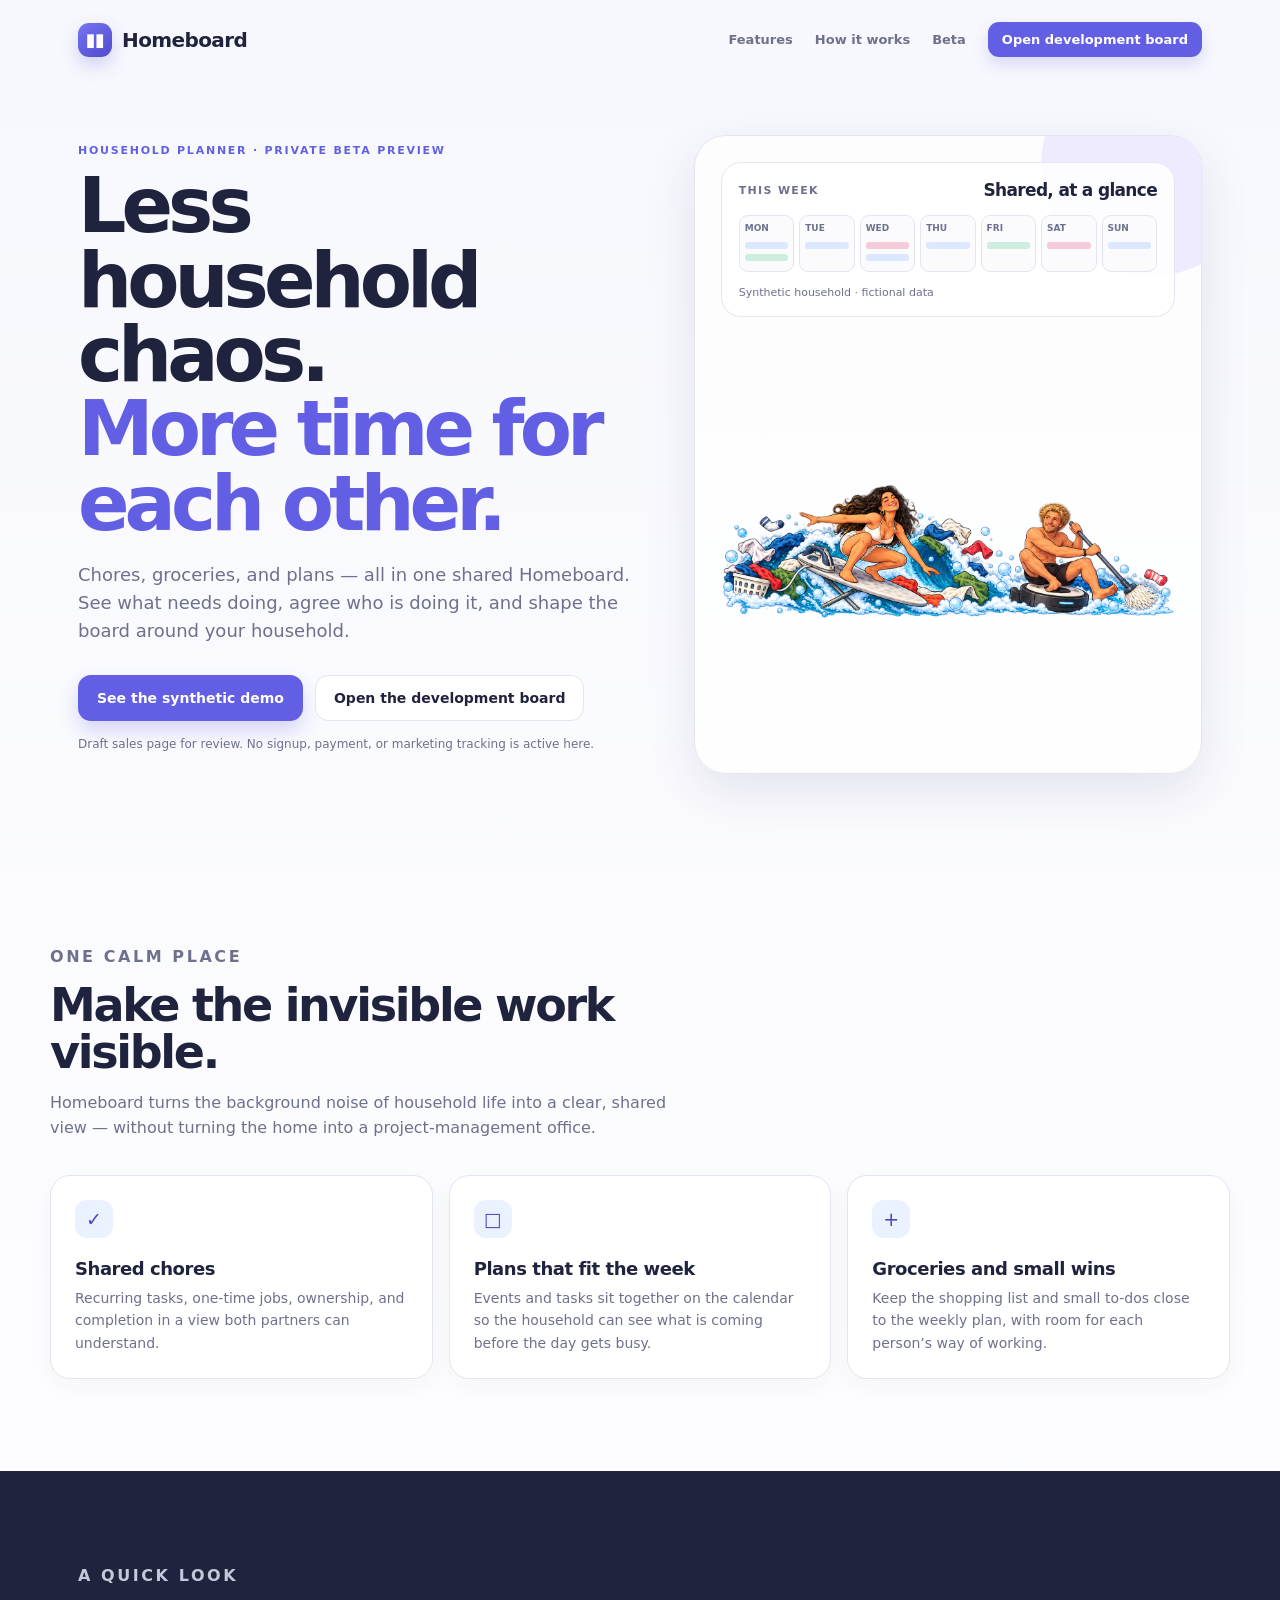
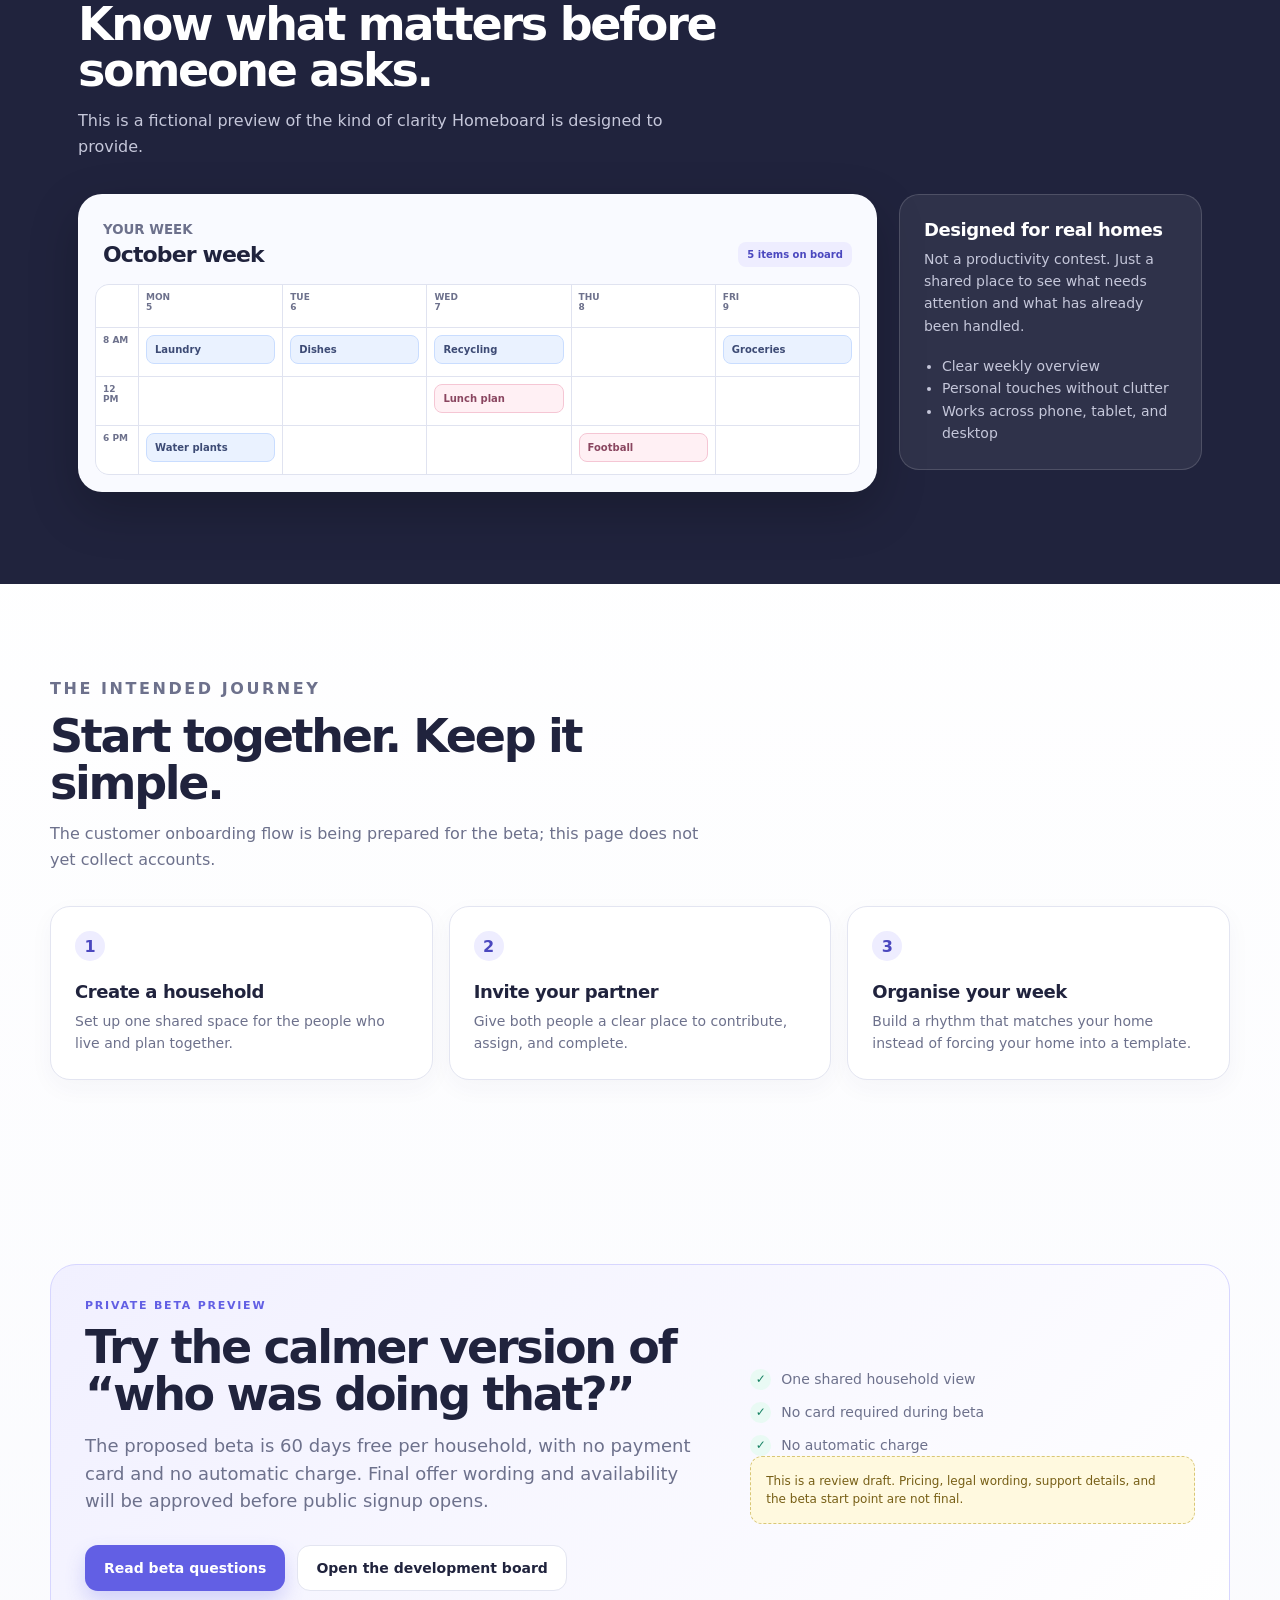
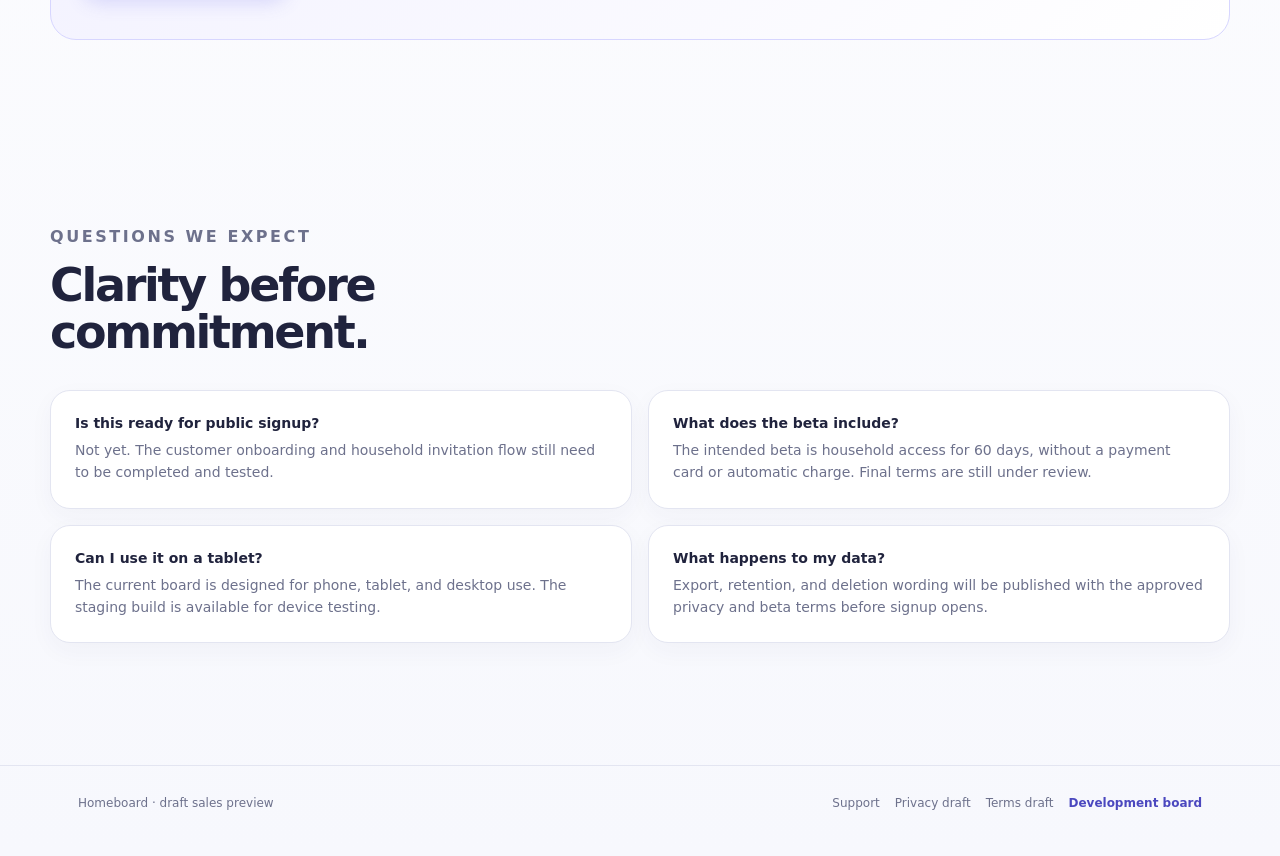
<file: marketing/index.html>
<!doctype html>
<html lang="en">
  <head>
    <meta charset="utf-8" />
    <meta name="viewport" content="width=device-width, initial-scale=1" />
    <meta name="robots" content="noindex, nofollow" />
    <meta name="description" content="Homeboard keeps chores, groceries, and plans clear for the whole household." />
    <meta property="og:title" content="Homeboard — Less household chaos" />
    <meta property="og:description" content="Chores, groceries, and plans — all in one shared Homeboard." />
    <title>Homeboard · Household planner</title>
    <link rel="stylesheet" href="styles.css" />
  </head>
  <body>
    <header class="site-header">
      <a class="brand" href="./"><span class="brand-mark" aria-hidden="true">▮▮</span> Homeboard</a>
      <nav class="site-nav" aria-label="Main navigation">
        <a href="#features">Features</a>
        <a href="#how">How it works</a>
        <a href="#beta">Beta</a>
        <a class="nav-cta" href="../">Open development board</a>
      </nav>
    </header>

    <main>
      <section class="container hero">
        <div>
          <p class="eyebrow">Household planner · private beta preview</p>
          <h1>Less household chaos.<br /><em>More time for each other.</em></h1>
          <p class="lede">Chores, groceries, and plans — all in one shared Homeboard. See what needs doing, agree who is doing it, and shape the board around your household.</p>
          <div class="hero-actions">
            <a class="button button-primary" href="demo/">See the synthetic demo</a>
            <a class="button button-secondary" href="../">Open the development board</a>
          </div>
          <p class="small">Draft sales page for review. No signup, payment, or marketing tracking is active here.</p>
        </div>

        <div class="hero-art" aria-label="Synthetic Homeboard preview">
          <div class="mini-board">
            <div class="mini-board-top"><span>This week</span><strong>Shared, at a glance</strong></div>
            <div class="mini-week" aria-hidden="true">
              <div class="mini-day"><strong>MON</strong><div class="mini-task"></div><div class="mini-task mint"></div></div>
              <div class="mini-day"><strong>TUE</strong><div class="mini-task"></div></div>
              <div class="mini-day"><strong>WED</strong><div class="mini-task pink"></div><div class="mini-task"></div></div>
              <div class="mini-day"><strong>THU</strong><div class="mini-task"></div></div>
              <div class="mini-day"><strong>FRI</strong><div class="mini-task mint"></div></div>
              <div class="mini-day"><strong>SAT</strong><div class="mini-task pink"></div></div>
              <div class="mini-day"><strong>SUN</strong><div class="mini-task"></div></div>
            </div>
            <p class="mini-note">Synthetic household · fictional data</p>
          </div>
          <img src="../assets/homeboard-banner.png" alt="Illustration of a household sharing chores" />
        </div>
      </section>

      <section class="container section" id="features">
        <div class="section-heading">
          <p class="eyebrow">One calm place</p>
          <h2>Make the invisible work visible.</h2>
          <p>Homeboard turns the background noise of household life into a clear, shared view — without turning the home into a project-management office.</p>
        </div>
        <div class="feature-grid">
          <article class="feature-card"><div class="feature-icon" aria-hidden="true">✓</div><h3>Shared chores</h3><p>Recurring tasks, one-time jobs, ownership, and completion in a view both partners can understand.</p></article>
          <article class="feature-card"><div class="feature-icon" aria-hidden="true">□</div><h3>Plans that fit the week</h3><p>Events and tasks sit together on the calendar so the household can see what is coming before the day gets busy.</p></article>
          <article class="feature-card"><div class="feature-icon" aria-hidden="true">+</div><h3>Groceries and small wins</h3><p>Keep the shopping list and small to-dos close to the weekly plan, with room for each person’s way of working.</p></article>
        </div>
      </section>

      <section class="demo-section" id="demo-preview">
        <div class="container">
          <div class="section-heading"><p class="eyebrow">A quick look</p><h2>Know what matters before someone asks.</h2><p>This is a fictional preview of the kind of clarity Homeboard is designed to provide.</p></div>
          <div class="demo-layout">
            <div class="mock-board" aria-label="Synthetic weekly calendar preview">
              <div class="mock-board-header"><div><small>YOUR WEEK</small><strong>October week</strong></div><span class="mock-pill">5 items on board</span></div>
              <div class="mock-grid">
                <div class="mock-cell mock-head"></div><div class="mock-cell mock-head">MON<br />5</div><div class="mock-cell mock-head">TUE<br />6</div><div class="mock-cell mock-head">WED<br />7</div><div class="mock-cell mock-head">THU<br />8</div><div class="mock-cell mock-head">FRI<br />9</div>
                <div class="mock-cell mock-time">8 AM</div><div class="mock-cell"><div class="mock-event">Laundry</div></div><div class="mock-cell"><div class="mock-event">Dishes</div></div><div class="mock-cell"><div class="mock-event">Recycling</div></div><div class="mock-cell"></div><div class="mock-cell"><div class="mock-event">Groceries</div></div>
                <div class="mock-cell mock-time">12 PM</div><div class="mock-cell"></div><div class="mock-cell"></div><div class="mock-cell"><div class="mock-event pink">Lunch plan</div></div><div class="mock-cell"></div><div class="mock-cell"></div>
                <div class="mock-cell mock-time">6 PM</div><div class="mock-cell"><div class="mock-event">Water plants</div></div><div class="mock-cell"></div><div class="mock-cell"></div><div class="mock-cell"><div class="mock-event pink">Football</div></div><div class="mock-cell"></div>
              </div>
            </div>
            <aside class="demo-aside"><h3>Designed for real homes</h3><p>Not a productivity contest. Just a shared place to see what needs attention and what has already been handled.</p><ul><li>Clear weekly overview</li><li>Personal touches without clutter</li><li>Works across phone, tablet, and desktop</li></ul></aside>
          </div>
        </div>
      </section>

      <section class="container section" id="how">
        <div class="section-heading"><p class="eyebrow">The intended journey</p><h2>Start together. Keep it simple.</h2><p>The customer onboarding flow is being prepared for the beta; this page does not yet collect accounts.</p></div>
        <div class="steps-grid">
          <article class="step-card"><span class="step-number">1</span><h3>Create a household</h3><p>Set up one shared space for the people who live and plan together.</p></article>
          <article class="step-card"><span class="step-number">2</span><h3>Invite your partner</h3><p>Give both people a clear place to contribute, assign, and complete.</p></article>
          <article class="step-card"><span class="step-number">3</span><h3>Organise your week</h3><p>Build a rhythm that matches your home instead of forcing your home into a template.</p></article>
        </div>
      </section>

      <section class="container section" id="beta">
        <div class="beta-card">
          <div><p class="eyebrow">Private beta preview</p><h2>Try the calmer version of “who was doing that?”</h2><p class="lede">The proposed beta is 60 days free per household, with no payment card and no automatic charge. Final offer wording and availability will be approved before public signup opens.</p><div class="hero-actions"><a class="button button-primary" href="support/">Read beta questions</a><a class="button button-secondary" href="../">Open the development board</a></div></div>
          <div><div class="beta-points"><div class="beta-point"><span class="check">✓</span> One shared household view</div><div class="beta-point"><span class="check">✓</span> No card required during beta</div><div class="beta-point"><span class="check">✓</span> No automatic charge</div></div><p class="draft-note">This is a review draft. Pricing, legal wording, support details, and the beta start point are not final.</p></div>
        </div>
      </section>

      <section class="container section" id="faq">
        <div class="section-heading"><p class="eyebrow">Questions we expect</p><h2>Clarity before commitment.</h2></div>
        <div class="faq-grid">
          <article class="faq-card"><strong>Is this ready for public signup?</strong><p>Not yet. The customer onboarding and household invitation flow still need to be completed and tested.</p></article>
          <article class="faq-card"><strong>What does the beta include?</strong><p>The intended beta is household access for 60 days, without a payment card or automatic charge. Final terms are still under review.</p></article>
          <article class="faq-card"><strong>Can I use it on a tablet?</strong><p>The current board is designed for phone, tablet, and desktop use. The staging build is available for device testing.</p></article>
          <article class="faq-card"><strong>What happens to my data?</strong><p>Export, retention, and deletion wording will be published with the approved privacy and beta terms before signup opens.</p></article>
        </div>
      </section>
    </main>

    <footer class="site-footer"><div class="container footer-row"><span>Homeboard · draft sales preview</span><div class="footer-links"><a href="support/">Support</a><a href="privacy/">Privacy draft</a><a href="terms/">Terms draft</a><a class="text-link" href="../">Development board</a></div></div></footer>
  </body>
</html>
</file>
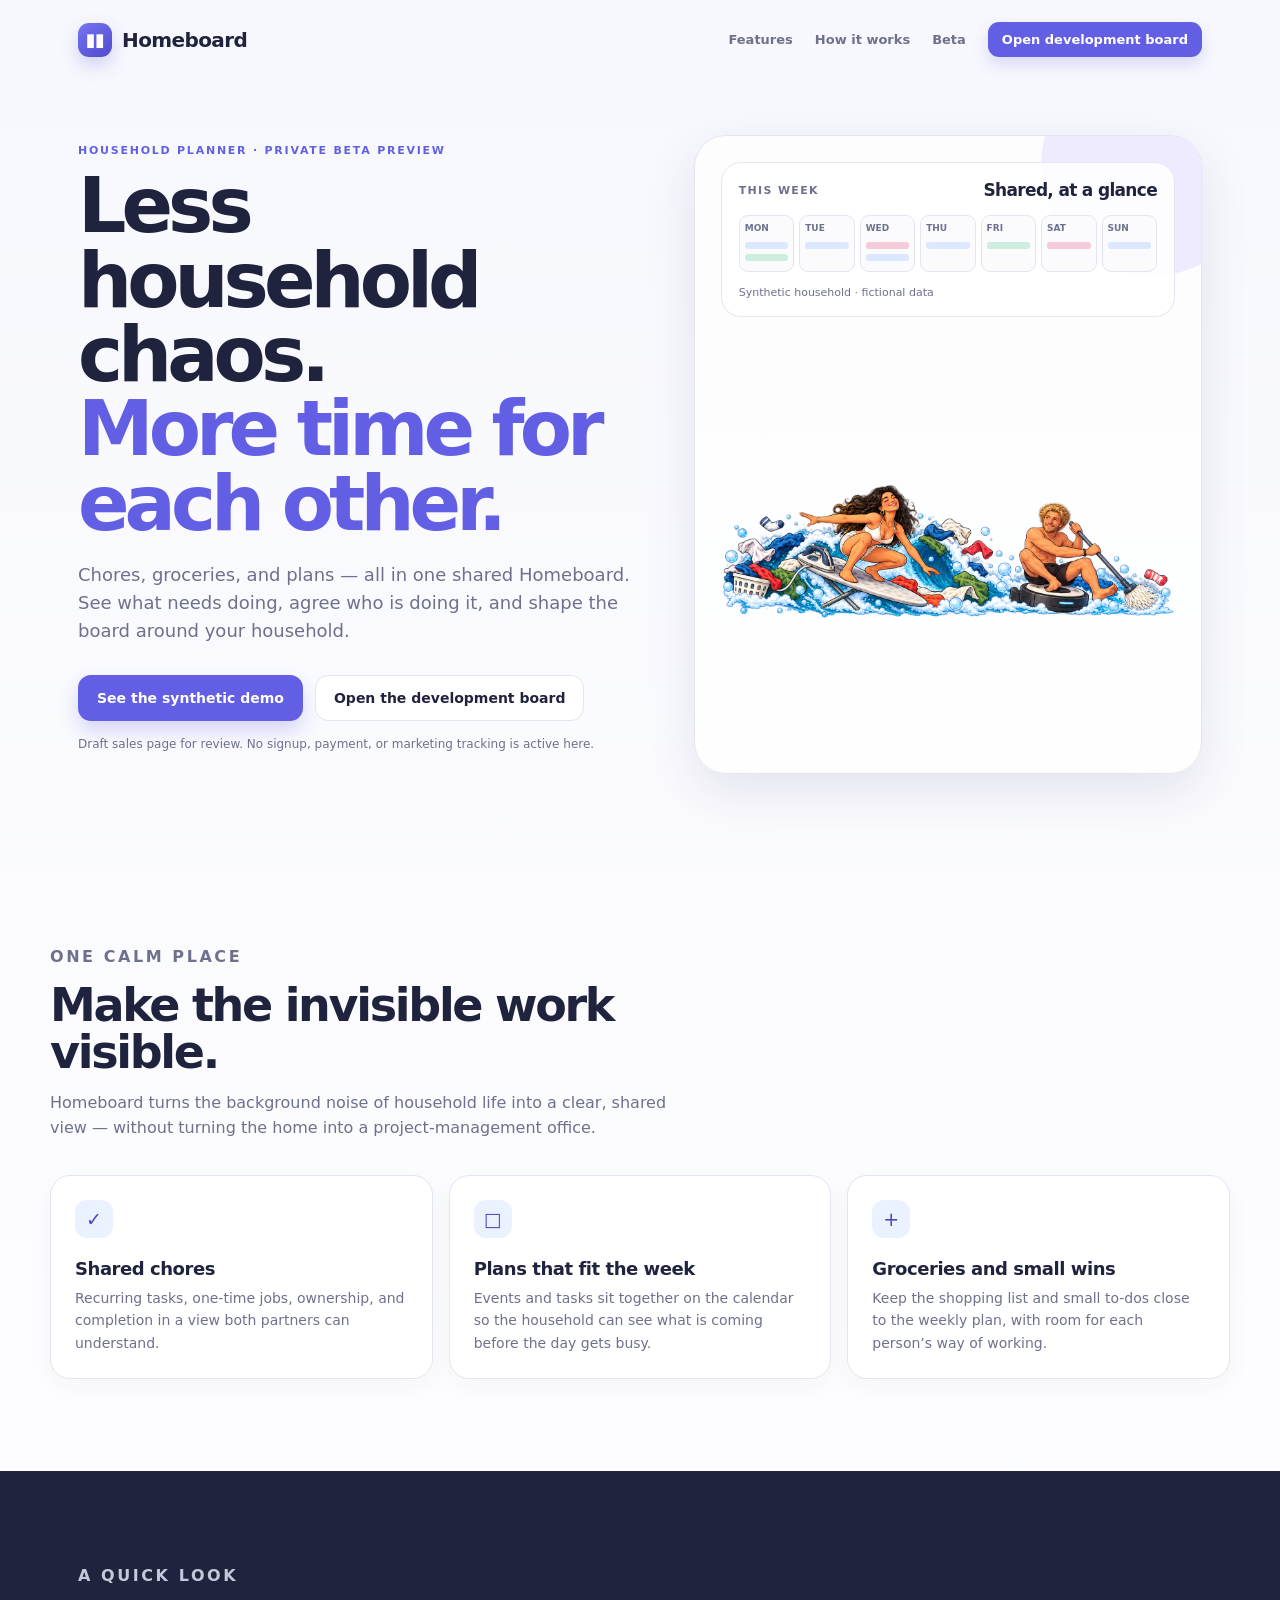
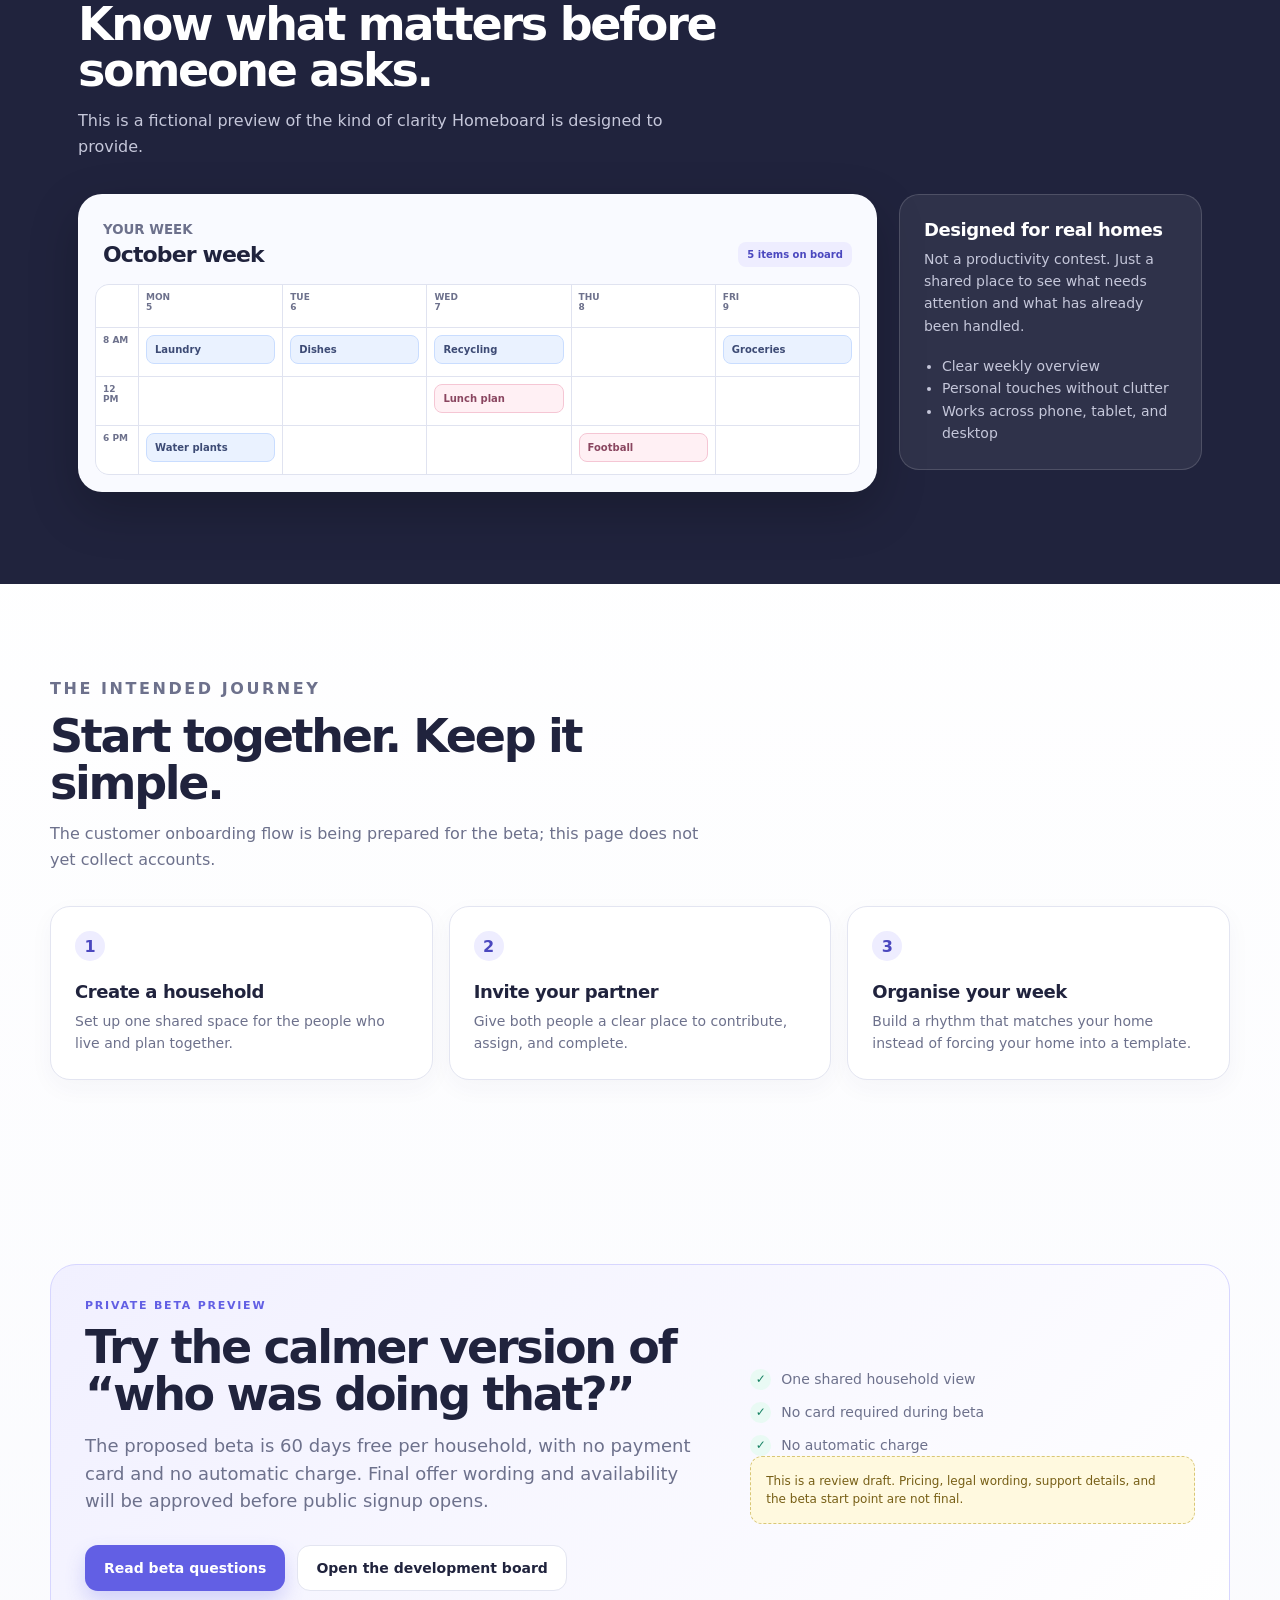
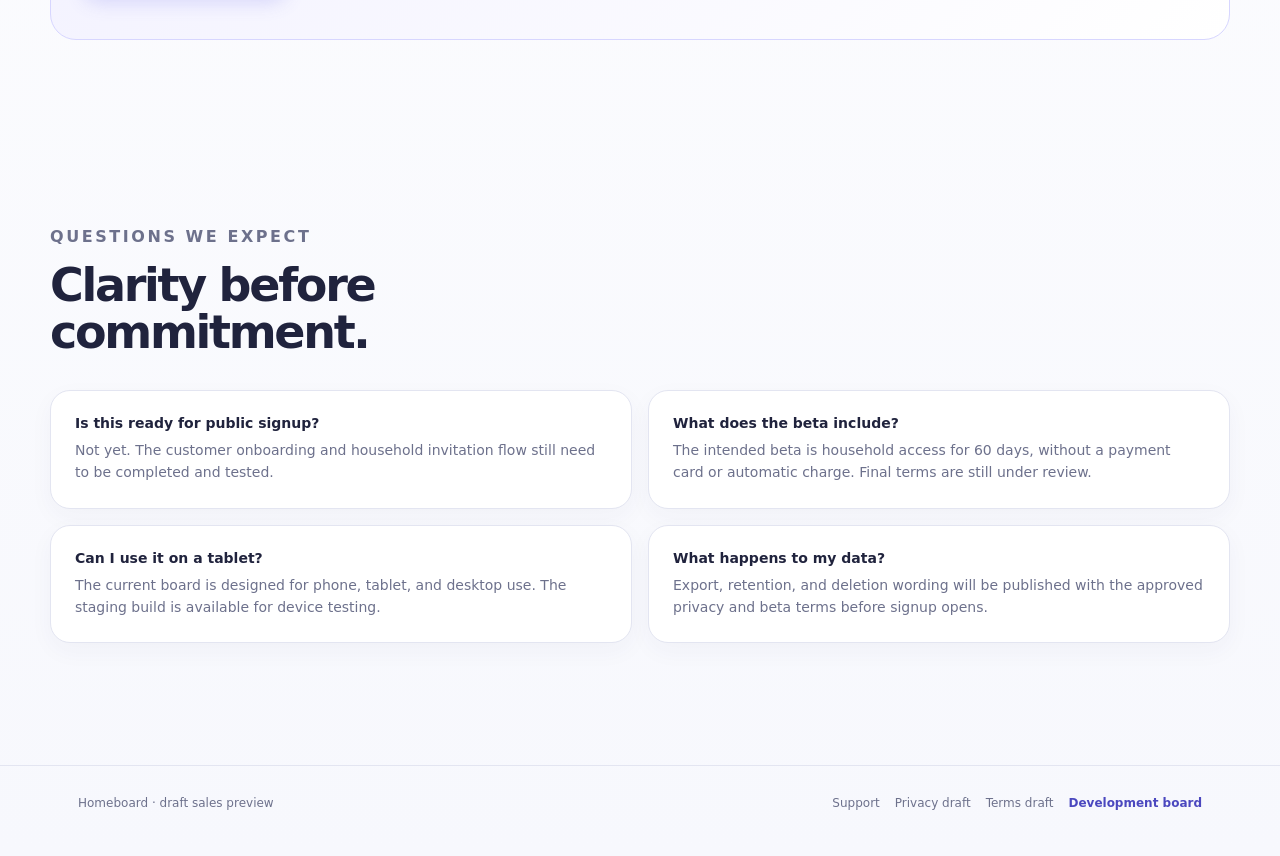
<file: dev/marketing/index.html>
<!doctype html>
<html lang="en">
  <head>
    <meta charset="utf-8" />
    <meta name="viewport" content="width=device-width, initial-scale=1" />
    <meta name="robots" content="noindex, nofollow" />
    <meta name="description" content="Homeboard keeps chores, groceries, and plans clear for the whole household." />
    <meta property="og:title" content="Homeboard — Less household chaos" />
    <meta property="og:description" content="Chores, groceries, and plans — all in one shared Homeboard." />
    <title>Homeboard · Household planner</title>
    <link rel="stylesheet" href="styles.css" />
  </head>
  <body>
    <header class="site-header">
      <a class="brand" href="./"><span class="brand-mark" aria-hidden="true">▮▮</span> Homeboard</a>
      <nav class="site-nav" aria-label="Main navigation">
        <a href="#features">Features</a>
        <a href="#how">How it works</a>
        <a href="#beta">Beta</a>
        <a class="nav-cta" href="../">Open development board</a>
      </nav>
    </header>

    <main>
      <section class="container hero">
        <div>
          <p class="eyebrow">Household planner · private beta preview</p>
          <h1>Less household chaos.<br /><em>More time for each other.</em></h1>
          <p class="lede">Chores, groceries, and plans — all in one shared Homeboard. See what needs doing, agree who is doing it, and shape the board around your household.</p>
          <div class="hero-actions">
            <a class="button button-primary" href="demo/">See the synthetic demo</a>
            <a class="button button-secondary" href="../">Open the development board</a>
          </div>
          <p class="small">Draft sales page for review. No signup, payment, or marketing tracking is active here.</p>
        </div>

        <div class="hero-art" aria-label="Synthetic Homeboard preview">
          <div class="mini-board">
            <div class="mini-board-top"><span>This week</span><strong>Shared, at a glance</strong></div>
            <div class="mini-week" aria-hidden="true">
              <div class="mini-day"><strong>MON</strong><div class="mini-task"></div><div class="mini-task mint"></div></div>
              <div class="mini-day"><strong>TUE</strong><div class="mini-task"></div></div>
              <div class="mini-day"><strong>WED</strong><div class="mini-task pink"></div><div class="mini-task"></div></div>
              <div class="mini-day"><strong>THU</strong><div class="mini-task"></div></div>
              <div class="mini-day"><strong>FRI</strong><div class="mini-task mint"></div></div>
              <div class="mini-day"><strong>SAT</strong><div class="mini-task pink"></div></div>
              <div class="mini-day"><strong>SUN</strong><div class="mini-task"></div></div>
            </div>
            <p class="mini-note">Synthetic household · fictional data</p>
          </div>
          <img src="../../assets/homeboard-banner.png" alt="Illustration of a household sharing chores" />
        </div>
      </section>

      <section class="container section" id="features">
        <div class="section-heading">
          <p class="eyebrow">One calm place</p>
          <h2>Make the invisible work visible.</h2>
          <p>Homeboard turns the background noise of household life into a clear, shared view — without turning the home into a project-management office.</p>
        </div>
        <div class="feature-grid">
          <article class="feature-card"><div class="feature-icon" aria-hidden="true">✓</div><h3>Shared chores</h3><p>Recurring tasks, one-time jobs, ownership, and completion in a view both partners can understand.</p></article>
          <article class="feature-card"><div class="feature-icon" aria-hidden="true">□</div><h3>Plans that fit the week</h3><p>Events and tasks sit together on the calendar so the household can see what is coming before the day gets busy.</p></article>
          <article class="feature-card"><div class="feature-icon" aria-hidden="true">+</div><h3>Groceries and small wins</h3><p>Keep the shopping list and small to-dos close to the weekly plan, with room for each person’s way of working.</p></article>
        </div>
      </section>

      <section class="demo-section" id="demo-preview">
        <div class="container">
          <div class="section-heading"><p class="eyebrow">A quick look</p><h2>Know what matters before someone asks.</h2><p>This is a fictional preview of the kind of clarity Homeboard is designed to provide.</p></div>
          <div class="demo-layout">
            <div class="mock-board" aria-label="Synthetic weekly calendar preview">
              <div class="mock-board-header"><div><small>YOUR WEEK</small><strong>October week</strong></div><span class="mock-pill">5 items on board</span></div>
              <div class="mock-grid">
                <div class="mock-cell mock-head"></div><div class="mock-cell mock-head">MON<br />5</div><div class="mock-cell mock-head">TUE<br />6</div><div class="mock-cell mock-head">WED<br />7</div><div class="mock-cell mock-head">THU<br />8</div><div class="mock-cell mock-head">FRI<br />9</div>
                <div class="mock-cell mock-time">8 AM</div><div class="mock-cell"><div class="mock-event">Laundry</div></div><div class="mock-cell"><div class="mock-event">Dishes</div></div><div class="mock-cell"><div class="mock-event">Recycling</div></div><div class="mock-cell"></div><div class="mock-cell"><div class="mock-event">Groceries</div></div>
                <div class="mock-cell mock-time">12 PM</div><div class="mock-cell"></div><div class="mock-cell"></div><div class="mock-cell"><div class="mock-event pink">Lunch plan</div></div><div class="mock-cell"></div><div class="mock-cell"></div>
                <div class="mock-cell mock-time">6 PM</div><div class="mock-cell"><div class="mock-event">Water plants</div></div><div class="mock-cell"></div><div class="mock-cell"></div><div class="mock-cell"><div class="mock-event pink">Football</div></div><div class="mock-cell"></div>
              </div>
            </div>
            <aside class="demo-aside"><h3>Designed for real homes</h3><p>Not a productivity contest. Just a shared place to see what needs attention and what has already been handled.</p><ul><li>Clear weekly overview</li><li>Personal touches without clutter</li><li>Works across phone, tablet, and desktop</li></ul></aside>
          </div>
        </div>
      </section>

      <section class="container section" id="how">
        <div class="section-heading"><p class="eyebrow">The intended journey</p><h2>Start together. Keep it simple.</h2><p>The customer onboarding flow is being prepared for the beta; this page does not yet collect accounts.</p></div>
        <div class="steps-grid">
          <article class="step-card"><span class="step-number">1</span><h3>Create a household</h3><p>Set up one shared space for the people who live and plan together.</p></article>
          <article class="step-card"><span class="step-number">2</span><h3>Invite your partner</h3><p>Give both people a clear place to contribute, assign, and complete.</p></article>
          <article class="step-card"><span class="step-number">3</span><h3>Organise your week</h3><p>Build a rhythm that matches your home instead of forcing your home into a template.</p></article>
        </div>
      </section>

      <section class="container section" id="beta">
        <div class="beta-card">
          <div><p class="eyebrow">Private beta preview</p><h2>Try the calmer version of “who was doing that?”</h2><p class="lede">The proposed beta is 60 days free per household, with no payment card and no automatic charge. Final offer wording and availability will be approved before public signup opens.</p><div class="hero-actions"><a class="button button-primary" href="support/">Read beta questions</a><a class="button button-secondary" href="../">Open the development board</a></div></div>
          <div><div class="beta-points"><div class="beta-point"><span class="check">✓</span> One shared household view</div><div class="beta-point"><span class="check">✓</span> No card required during beta</div><div class="beta-point"><span class="check">✓</span> No automatic charge</div></div><p class="draft-note">This is a review draft. Pricing, legal wording, support details, and the beta start point are not final.</p></div>
        </div>
      </section>

      <section class="container section" id="faq">
        <div class="section-heading"><p class="eyebrow">Questions we expect</p><h2>Clarity before commitment.</h2></div>
        <div class="faq-grid">
          <article class="faq-card"><strong>Is this ready for public signup?</strong><p>Not yet. The customer onboarding and household invitation flow still need to be completed and tested.</p></article>
          <article class="faq-card"><strong>What does the beta include?</strong><p>The intended beta is household access for 60 days, without a payment card or automatic charge. Final terms are still under review.</p></article>
          <article class="faq-card"><strong>Can I use it on a tablet?</strong><p>The current board is designed for phone, tablet, and desktop use. The staging build is available for device testing.</p></article>
          <article class="faq-card"><strong>What happens to my data?</strong><p>Export, retention, and deletion wording will be published with the approved privacy and beta terms before signup opens.</p></article>
        </div>
      </section>
    </main>

    <footer class="site-footer"><div class="container footer-row"><span>Homeboard · draft sales preview</span><div class="footer-links"><a href="support/">Support</a><a href="privacy/">Privacy draft</a><a href="terms/">Terms draft</a><a class="text-link" href="../">Development board</a></div></div></footer>
  </body>
</html>
</file>
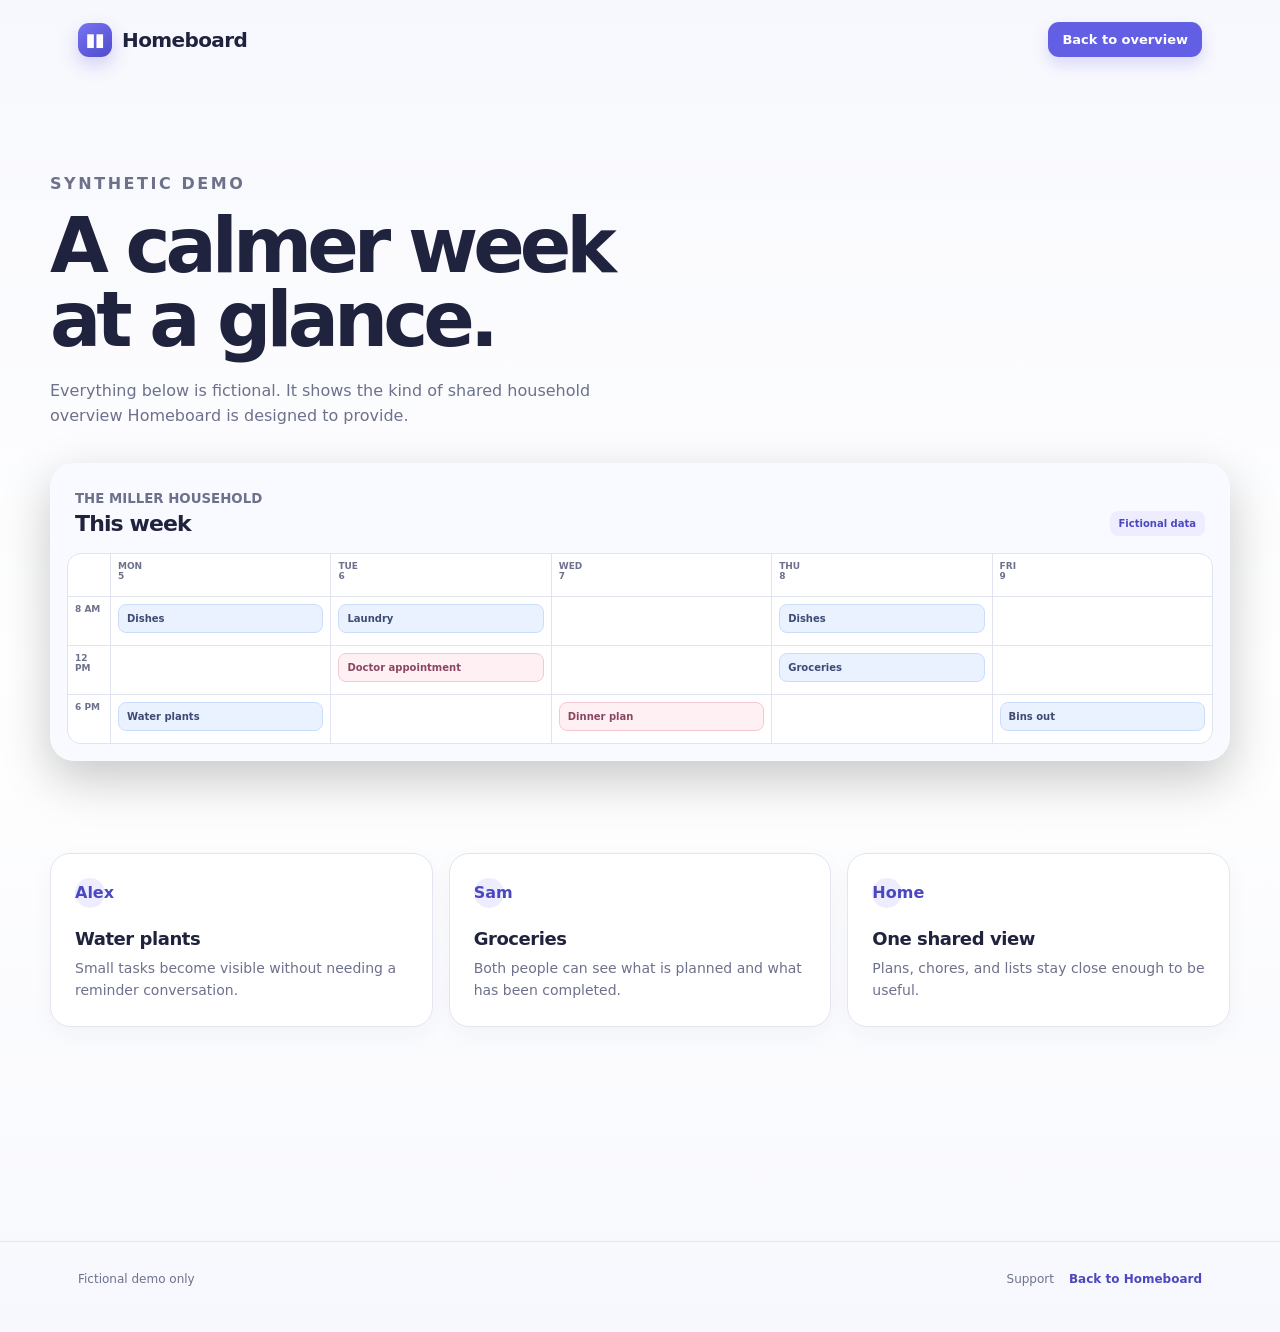
<file: marketing/demo/index.html>
<!doctype html>
<html lang="en">
  <head>
    <meta charset="utf-8" />
    <meta name="viewport" content="width=device-width, initial-scale=1" />
    <meta name="robots" content="noindex, nofollow" />
    <title>Homeboard · Synthetic demo</title>
    <link rel="stylesheet" href="../styles.css" />
  </head>
  <body>
    <header class="site-header"><a class="brand" href="../"><span class="brand-mark" aria-hidden="true">▮▮</span> Homeboard</a><nav class="site-nav"><a class="nav-cta" href="../">Back to overview</a></nav></header>
    <main class="container section">
      <div class="section-heading"><p class="eyebrow">Synthetic demo</p><h1>A calmer week at a glance.</h1><p class="lede">Everything below is fictional. It shows the kind of shared household overview Homeboard is designed to provide.</p></div>
      <div class="mock-board" aria-label="Synthetic Homeboard demo calendar">
        <div class="mock-board-header"><div><small>THE MILLER HOUSEHOLD</small><strong>This week</strong></div><span class="mock-pill">Fictional data</span></div>
        <div class="mock-grid">
          <div class="mock-cell mock-head"></div><div class="mock-cell mock-head">MON<br />5</div><div class="mock-cell mock-head">TUE<br />6</div><div class="mock-cell mock-head">WED<br />7</div><div class="mock-cell mock-head">THU<br />8</div><div class="mock-cell mock-head">FRI<br />9</div>
          <div class="mock-cell mock-time">8 AM</div><div class="mock-cell"><div class="mock-event">Dishes</div></div><div class="mock-cell"><div class="mock-event">Laundry</div></div><div class="mock-cell"></div><div class="mock-cell"><div class="mock-event">Dishes</div></div><div class="mock-cell"></div>
          <div class="mock-cell mock-time">12 PM</div><div class="mock-cell"></div><div class="mock-cell"><div class="mock-event pink">Doctor appointment</div></div><div class="mock-cell"></div><div class="mock-cell"><div class="mock-event">Groceries</div></div><div class="mock-cell"></div>
          <div class="mock-cell mock-time">6 PM</div><div class="mock-cell"><div class="mock-event">Water plants</div></div><div class="mock-cell"></div><div class="mock-cell"><div class="mock-event pink">Dinner plan</div></div><div class="mock-cell"></div><div class="mock-cell"><div class="mock-event">Bins out</div></div>
        </div>
      </div>
      <section class="section"><div class="steps-grid"><article class="step-card"><span class="step-number">Alex</span><h3>Water plants</h3><p>Small tasks become visible without needing a reminder conversation.</p></article><article class="step-card"><span class="step-number">Sam</span><h3>Groceries</h3><p>Both people can see what is planned and what has been completed.</p></article><article class="step-card"><span class="step-number">Home</span><h3>One shared view</h3><p>Plans, chores, and lists stay close enough to be useful.</p></article></div></section>
    </main>
    <footer class="site-footer"><div class="container footer-row"><span>Fictional demo only</span><div class="footer-links"><a href="../support/">Support</a><a class="text-link" href="../">Back to Homeboard</a></div></div></footer>
  </body>
</html>
</file>
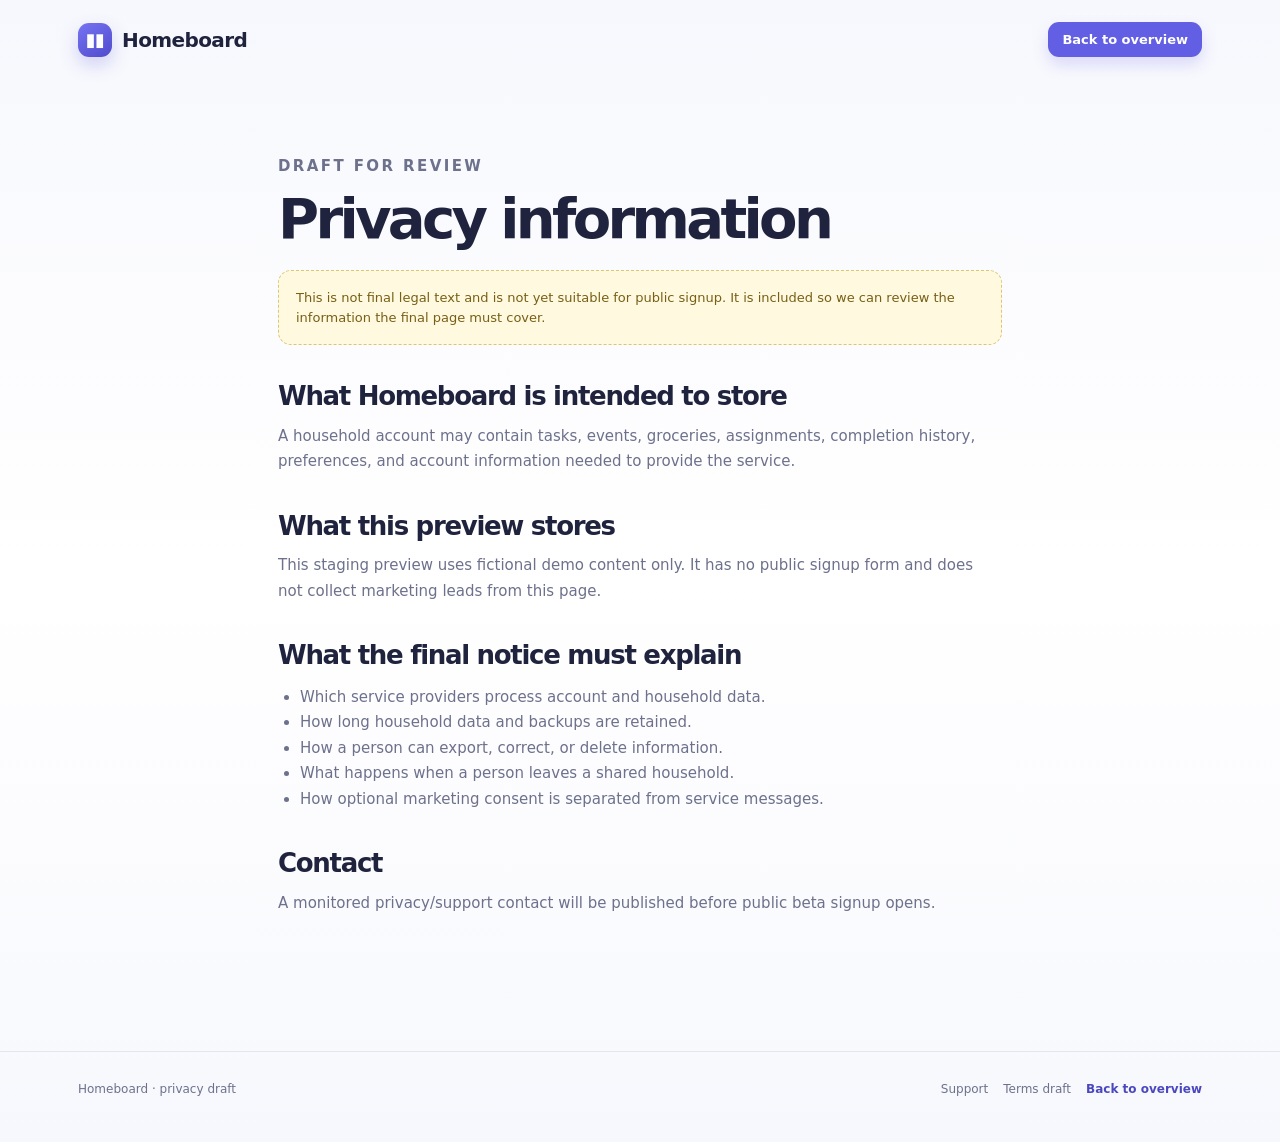
<file: marketing/privacy/index.html>
<!doctype html>
<html lang="en">
  <head><meta charset="utf-8" /><meta name="viewport" content="width=device-width, initial-scale=1" /><meta name="robots" content="noindex, nofollow" /><title>Homeboard · Privacy draft</title><link rel="stylesheet" href="../styles.css" /></head>
  <body><header class="site-header"><a class="brand" href="../"><span class="brand-mark" aria-hidden="true">▮▮</span> Homeboard</a><nav class="site-nav"><a class="nav-cta" href="../">Back to overview</a></nav></header><main class="container document-page"><p class="eyebrow">Draft for review</p><h1>Privacy information</h1><div class="document-note">This is not final legal text and is not yet suitable for public signup. It is included so we can review the information the final page must cover.</div><h2>What Homeboard is intended to store</h2><p>A household account may contain tasks, events, groceries, assignments, completion history, preferences, and account information needed to provide the service.</p><h2>What this preview stores</h2><p>This staging preview uses fictional demo content only. It has no public signup form and does not collect marketing leads from this page.</p><h2>What the final notice must explain</h2><ul><li>Which service providers process account and household data.</li><li>How long household data and backups are retained.</li><li>How a person can export, correct, or delete information.</li><li>What happens when a person leaves a shared household.</li><li>How optional marketing consent is separated from service messages.</li></ul><h2>Contact</h2><p>A monitored privacy/support contact will be published before public beta signup opens.</p></main><footer class="site-footer"><div class="container footer-row"><span>Homeboard · privacy draft</span><div class="footer-links"><a href="../support/">Support</a><a href="../terms/">Terms draft</a><a class="text-link" href="../">Back to overview</a></div></div></footer></body>
</html>
</file>
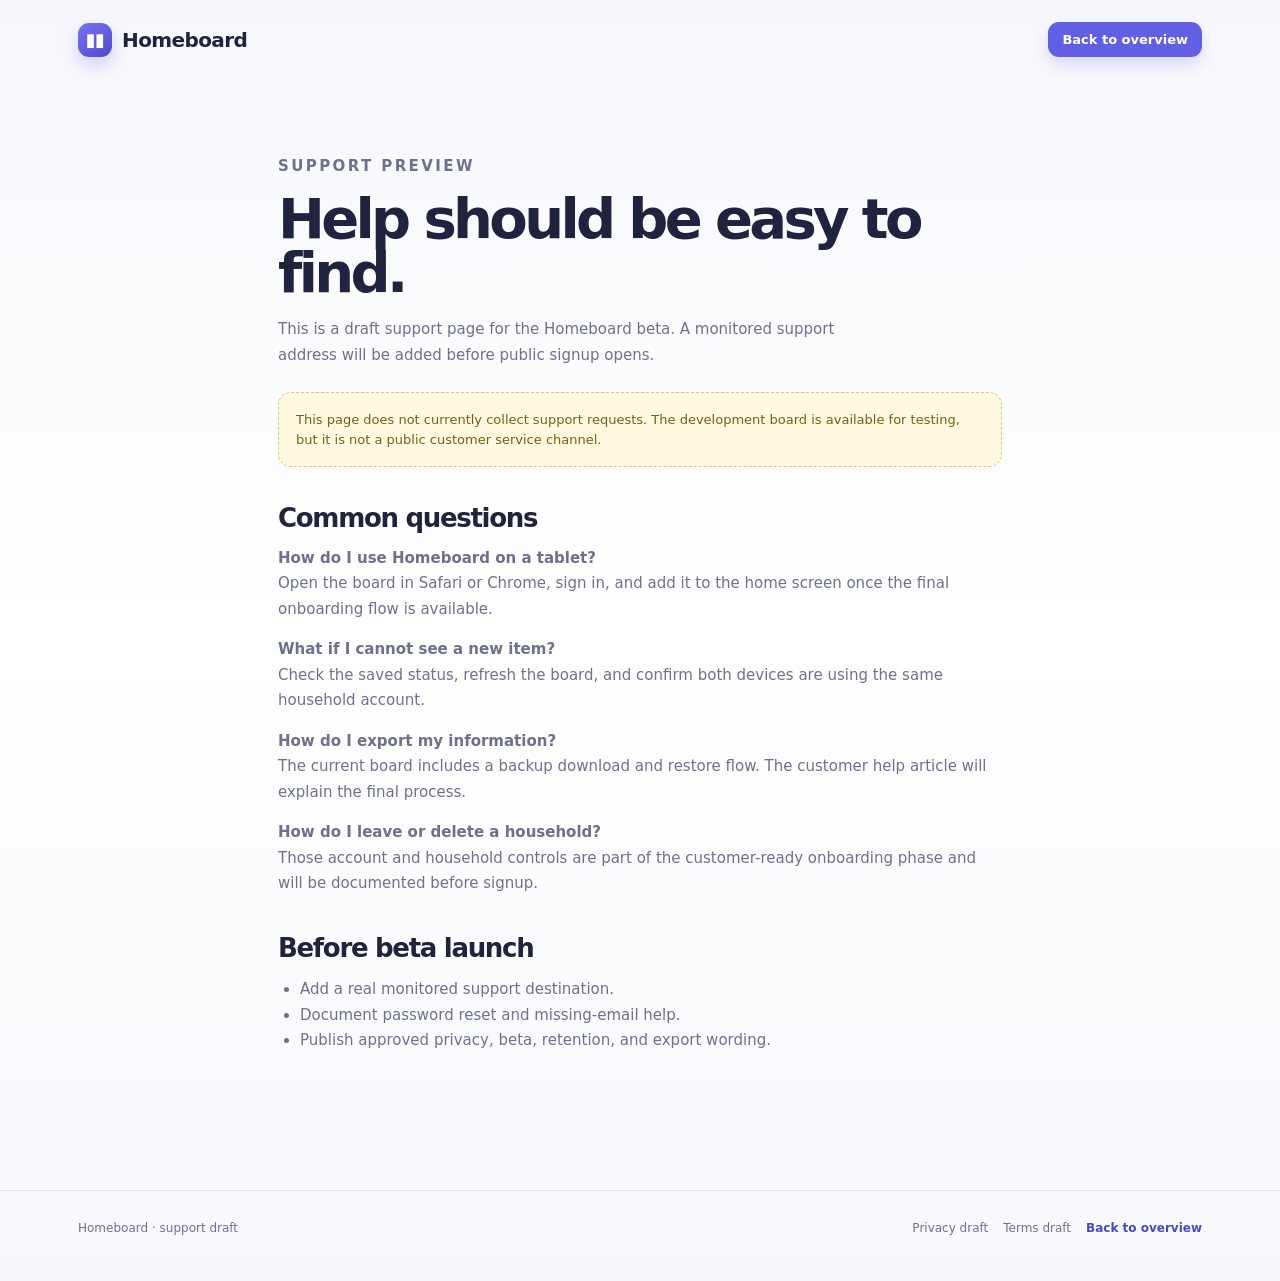
<file: marketing/support/index.html>
<!doctype html>
<html lang="en">
  <head><meta charset="utf-8" /><meta name="viewport" content="width=device-width, initial-scale=1" /><meta name="robots" content="noindex, nofollow" /><title>Homeboard · Support preview</title><link rel="stylesheet" href="../styles.css" /></head>
  <body><header class="site-header"><a class="brand" href="../"><span class="brand-mark" aria-hidden="true">▮▮</span> Homeboard</a><nav class="site-nav"><a class="nav-cta" href="../">Back to overview</a></nav></header><main class="container document-page"><p class="eyebrow">Support preview</p><h1>Help should be easy to find.</h1><p class="lede">This is a draft support page for the Homeboard beta. A monitored support address will be added before public signup opens.</p><div class="document-note">This page does not currently collect support requests. The development board is available for testing, but it is not a public customer service channel.</div><h2>Common questions</h2><p><strong>How do I use Homeboard on a tablet?</strong><br />Open the board in Safari or Chrome, sign in, and add it to the home screen once the final onboarding flow is available.</p><p><strong>What if I cannot see a new item?</strong><br />Check the saved status, refresh the board, and confirm both devices are using the same household account.</p><p><strong>How do I export my information?</strong><br />The current board includes a backup download and restore flow. The customer help article will explain the final process.</p><p><strong>How do I leave or delete a household?</strong><br />Those account and household controls are part of the customer-ready onboarding phase and will be documented before signup.</p><h2>Before beta launch</h2><ul><li>Add a real monitored support destination.</li><li>Document password reset and missing-email help.</li><li>Publish approved privacy, beta, retention, and export wording.</li></ul></main><footer class="site-footer"><div class="container footer-row"><span>Homeboard · support draft</span><div class="footer-links"><a href="../privacy/">Privacy draft</a><a href="../terms/">Terms draft</a><a class="text-link" href="../">Back to overview</a></div></div></footer></body>
</html>
</file>
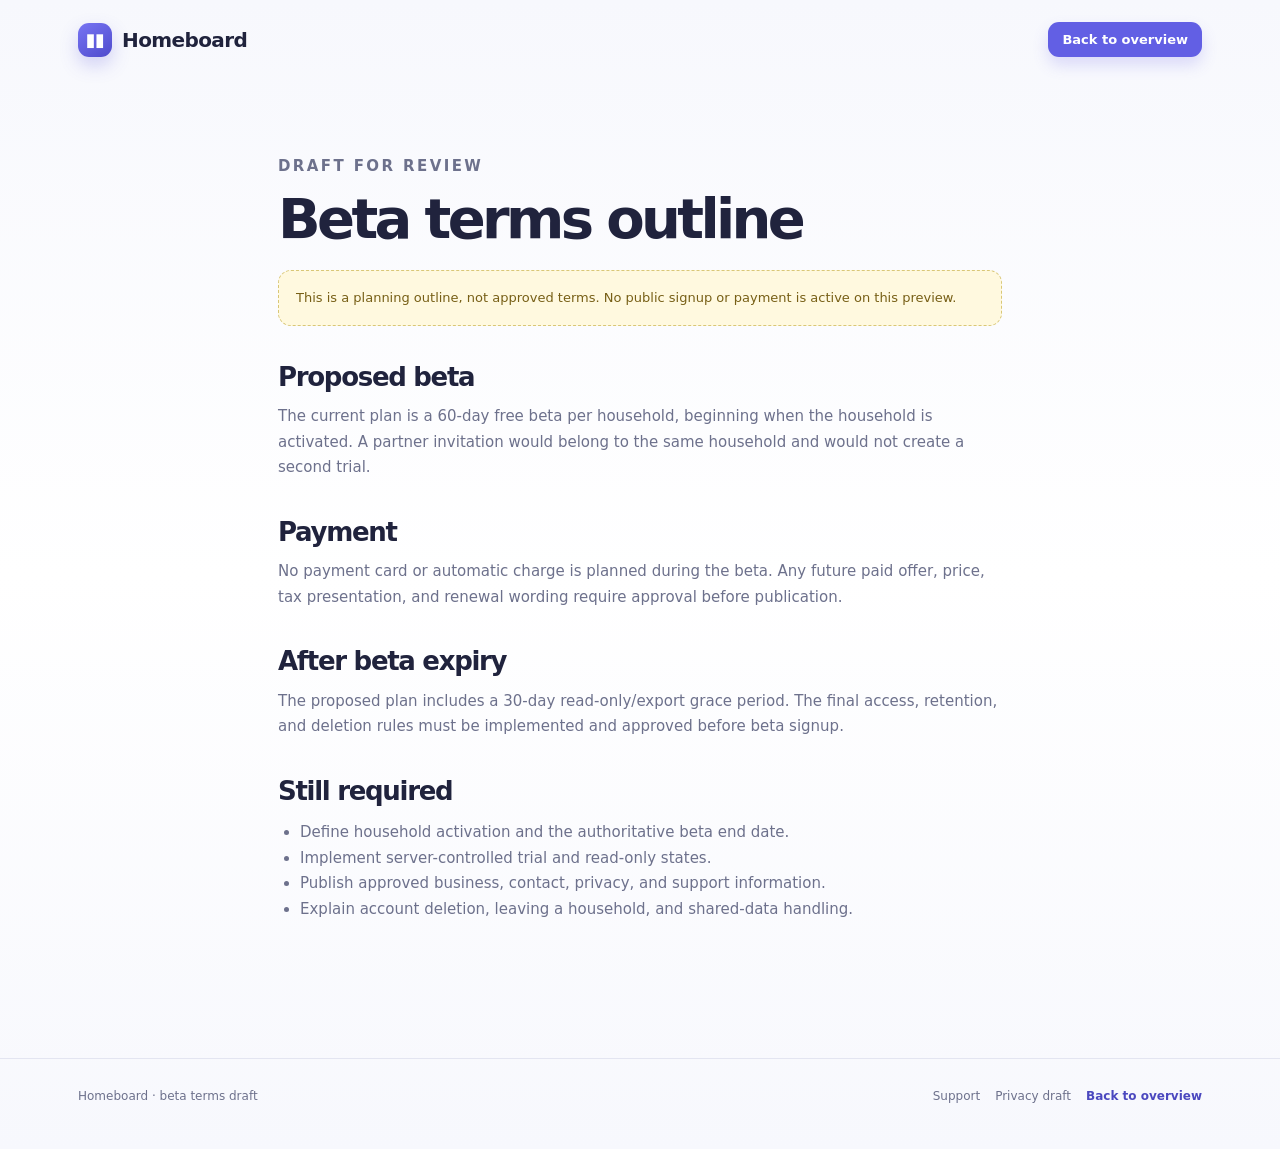
<file: marketing/terms/index.html>
<!doctype html>
<html lang="en">
  <head><meta charset="utf-8" /><meta name="viewport" content="width=device-width, initial-scale=1" /><meta name="robots" content="noindex, nofollow" /><title>Homeboard · Beta terms draft</title><link rel="stylesheet" href="../styles.css" /></head>
  <body><header class="site-header"><a class="brand" href="../"><span class="brand-mark" aria-hidden="true">▮▮</span> Homeboard</a><nav class="site-nav"><a class="nav-cta" href="../">Back to overview</a></nav></header><main class="container document-page"><p class="eyebrow">Draft for review</p><h1>Beta terms outline</h1><div class="document-note">This is a planning outline, not approved terms. No public signup or payment is active on this preview.</div><h2>Proposed beta</h2><p>The current plan is a 60-day free beta per household, beginning when the household is activated. A partner invitation would belong to the same household and would not create a second trial.</p><h2>Payment</h2><p>No payment card or automatic charge is planned during the beta. Any future paid offer, price, tax presentation, and renewal wording require approval before publication.</p><h2>After beta expiry</h2><p>The proposed plan includes a 30-day read-only/export grace period. The final access, retention, and deletion rules must be implemented and approved before beta signup.</p><h2>Still required</h2><ul><li>Define household activation and the authoritative beta end date.</li><li>Implement server-controlled trial and read-only states.</li><li>Publish approved business, contact, privacy, and support information.</li><li>Explain account deletion, leaving a household, and shared-data handling.</li></ul></main><footer class="site-footer"><div class="container footer-row"><span>Homeboard · beta terms draft</span><div class="footer-links"><a href="../support/">Support</a><a href="../privacy/">Privacy draft</a><a class="text-link" href="../">Back to overview</a></div></div></footer></body>
</html>
</file>
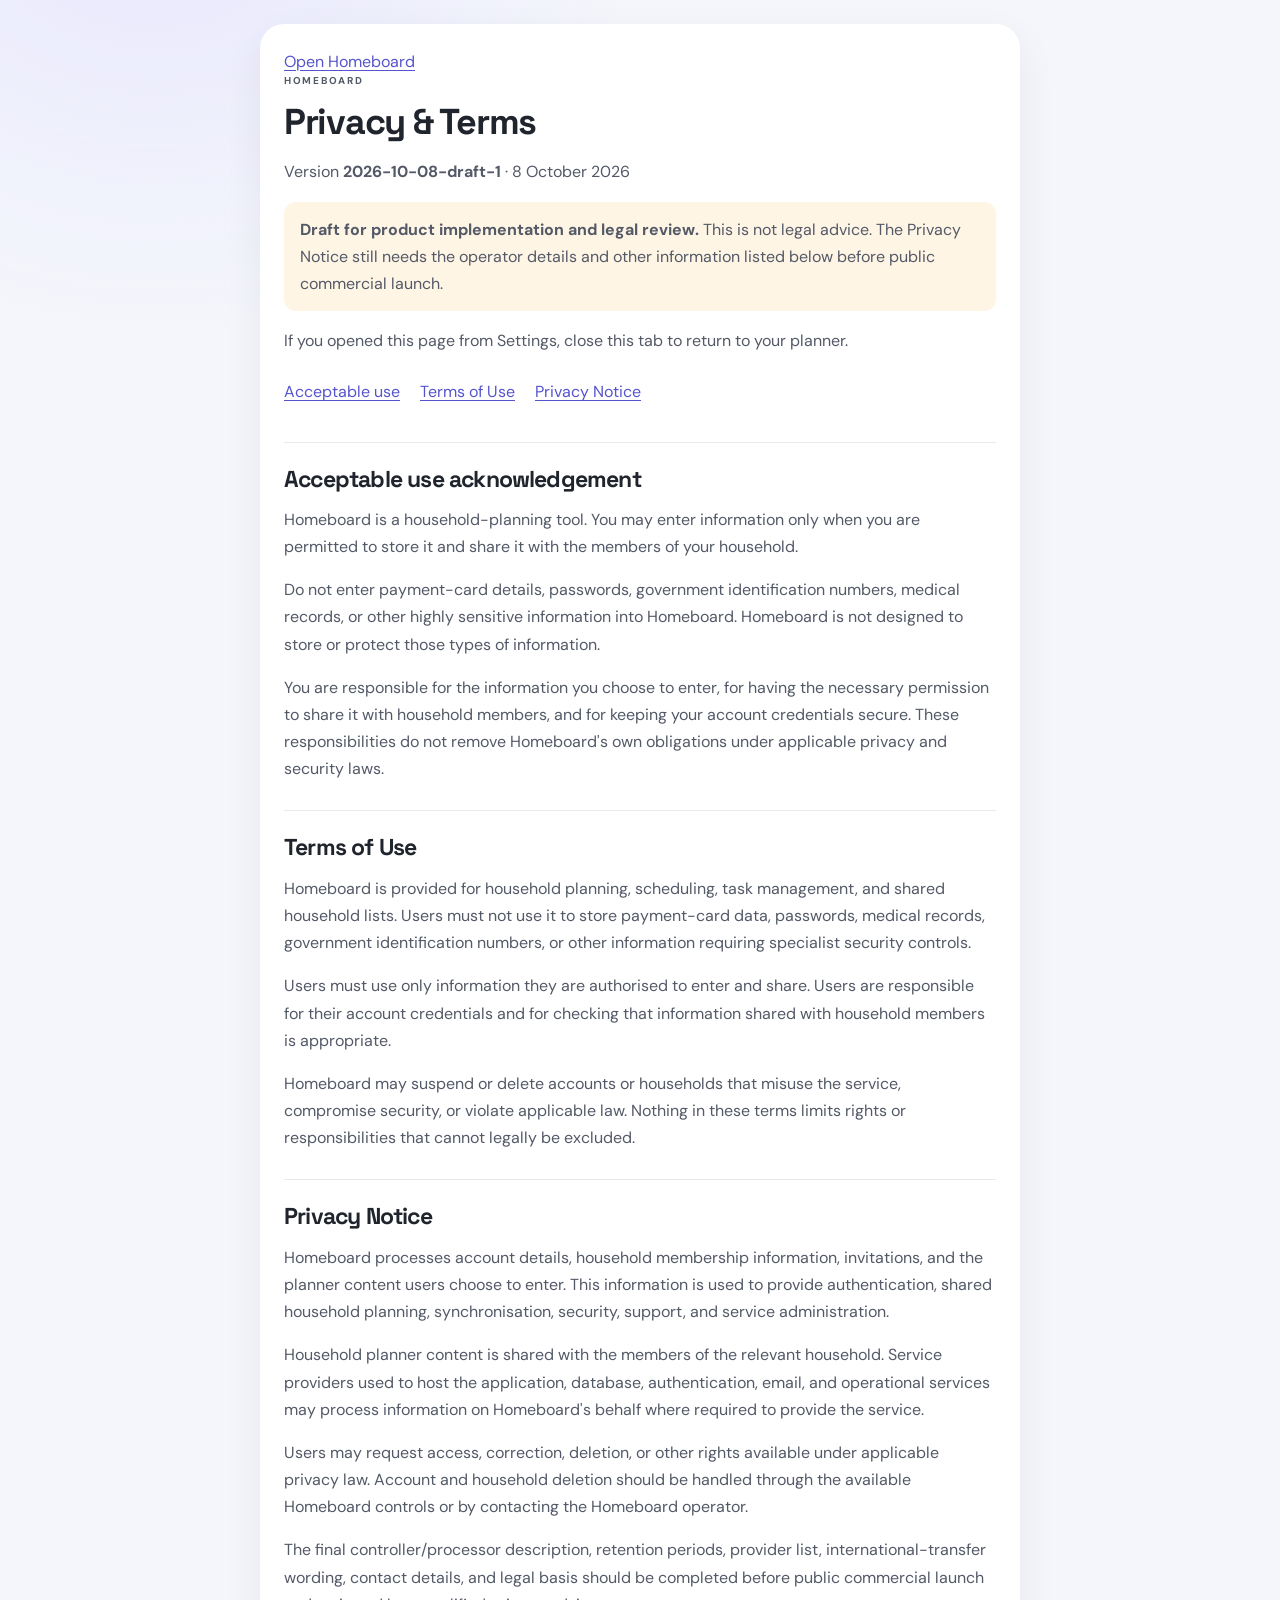
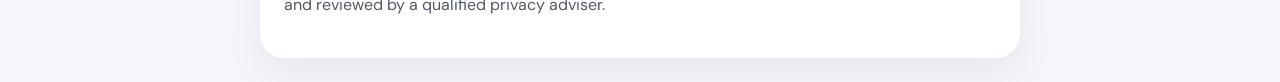
<file: privacy.html>
<!doctype html>
<html lang="en" class="privacy-page">
  <head>
    <meta charset="UTF-8" />
    <meta name="viewport" content="width=device-width, initial-scale=1" />
    <meta name="theme-color" content="#f4f6fb" />
    <meta name="description" content="Homeboard draft acceptable use, Terms of Use, and Privacy Notice." />
    <link rel="stylesheet" href="styles.css?v=20261102-02" />
    <title>Privacy &amp; Terms · Homeboard</title>
  </head>
  <body>
    <main class="privacy-document" data-privacy-version="2026-10-08-draft-1">
      <a href="./index.html">Open Homeboard</a>
      <p class="eyebrow">HOMEBOARD</p>
      <h1>Privacy &amp; Terms</h1>
      <p>Version <strong>2026-10-08-draft-1</strong> · 8 October 2026</p>
      <p class="privacy-draft-note"><strong>Draft for product implementation and legal review.</strong> This is not legal advice. The Privacy Notice still needs the operator details and other information listed below before public commercial launch.</p>
      <p>If you opened this page from Settings, close this tab to return to your planner.</p>
      <nav aria-label="Privacy and terms sections">
        <a href="#acceptable-use">Acceptable use</a>
        <a href="#terms-of-use">Terms of Use</a>
        <a href="#privacy-notice">Privacy Notice</a>
      </nav>

      <section id="acceptable-use" aria-labelledby="acceptableUseTitle">
        <h2 id="acceptableUseTitle">Acceptable use acknowledgement</h2>
        <p>Homeboard is a household-planning tool. You may enter information only when you are permitted to store it and share it with the members of your household.</p>
        <p>Do not enter payment-card details, passwords, government identification numbers, medical records, or other highly sensitive information into Homeboard. Homeboard is not designed to store or protect those types of information.</p>
        <p>You are responsible for the information you choose to enter, for having the necessary permission to share it with household members, and for keeping your account credentials secure. These responsibilities do not remove Homeboard's own obligations under applicable privacy and security laws.</p>
      </section>

      <section id="terms-of-use" aria-labelledby="termsTitle">
        <h2 id="termsTitle">Terms of Use</h2>
        <p>Homeboard is provided for household planning, scheduling, task management, and shared household lists. Users must not use it to store payment-card data, passwords, medical records, government identification numbers, or other information requiring specialist security controls.</p>
        <p>Users must use only information they are authorised to enter and share. Users are responsible for their account credentials and for checking that information shared with household members is appropriate.</p>
        <p>Homeboard may suspend or delete accounts or households that misuse the service, compromise security, or violate applicable law. Nothing in these terms limits rights or responsibilities that cannot legally be excluded.</p>
      </section>

      <section id="privacy-notice" aria-labelledby="privacyTitle">
        <h2 id="privacyTitle">Privacy Notice</h2>
        <p>Homeboard processes account details, household membership information, invitations, and the planner content users choose to enter. This information is used to provide authentication, shared household planning, synchronisation, security, support, and service administration.</p>
        <p>Household planner content is shared with the members of the relevant household. Service providers used to host the application, database, authentication, email, and operational services may process information on Homeboard's behalf where required to provide the service.</p>
        <p>Users may request access, correction, deletion, or other rights available under applicable privacy law. Account and household deletion should be handled through the available Homeboard controls or by contacting the Homeboard operator.</p>
        <p>The final controller/processor description, retention periods, provider list, international-transfer wording, contact details, and legal basis should be completed before public commercial launch and reviewed by a qualified privacy adviser.</p>
      </section>
    </main>
  </body>
</html>
</file>
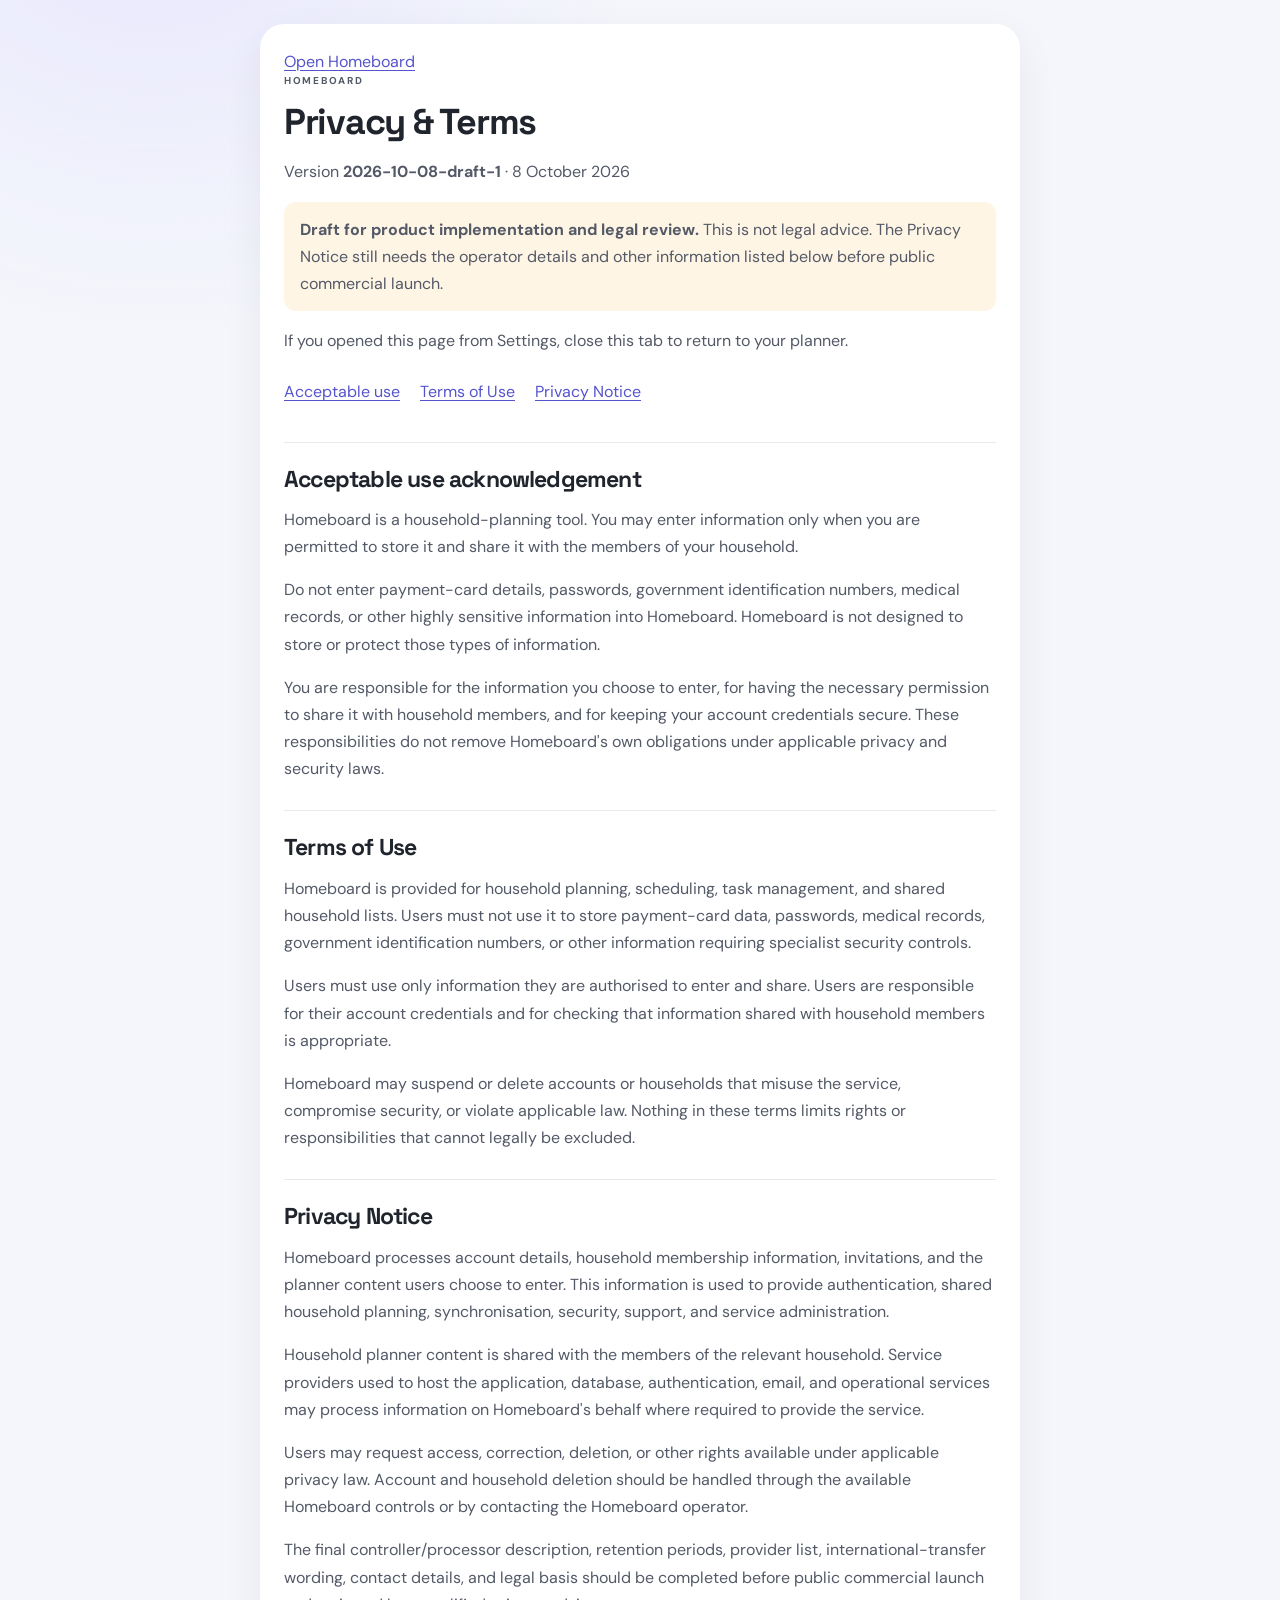
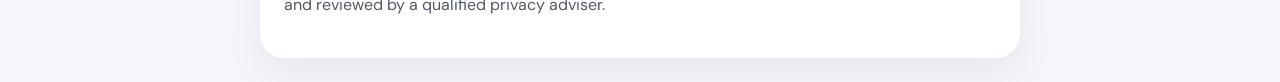
<file: dev/privacy.html>
<!doctype html>
<html lang="en" class="privacy-page">
  <head>
    <meta charset="UTF-8" />
    <meta name="viewport" content="width=device-width, initial-scale=1" />
    <meta name="theme-color" content="#f4f6fb" />
    <meta name="description" content="Homeboard draft acceptable use, Terms of Use, and Privacy Notice." />
    <link rel="stylesheet" href="styles.css?v=20261102-02-staging" />
    <title>Privacy &amp; Terms · Homeboard</title>
  </head>
  <body>
    <main class="privacy-document" data-privacy-version="2026-10-08-draft-1">
      <a href="./index.html">Open Homeboard</a>
      <p class="eyebrow">HOMEBOARD</p>
      <h1>Privacy &amp; Terms</h1>
      <p>Version <strong>2026-10-08-draft-1</strong> · 8 October 2026</p>
      <p class="privacy-draft-note"><strong>Draft for product implementation and legal review.</strong> This is not legal advice. The Privacy Notice still needs the operator details and other information listed below before public commercial launch.</p>
      <p>If you opened this page from Settings, close this tab to return to your planner.</p>
      <nav aria-label="Privacy and terms sections">
        <a href="#acceptable-use">Acceptable use</a>
        <a href="#terms-of-use">Terms of Use</a>
        <a href="#privacy-notice">Privacy Notice</a>
      </nav>

      <section id="acceptable-use" aria-labelledby="acceptableUseTitle">
        <h2 id="acceptableUseTitle">Acceptable use acknowledgement</h2>
        <p>Homeboard is a household-planning tool. You may enter information only when you are permitted to store it and share it with the members of your household.</p>
        <p>Do not enter payment-card details, passwords, government identification numbers, medical records, or other highly sensitive information into Homeboard. Homeboard is not designed to store or protect those types of information.</p>
        <p>You are responsible for the information you choose to enter, for having the necessary permission to share it with household members, and for keeping your account credentials secure. These responsibilities do not remove Homeboard's own obligations under applicable privacy and security laws.</p>
      </section>

      <section id="terms-of-use" aria-labelledby="termsTitle">
        <h2 id="termsTitle">Terms of Use</h2>
        <p>Homeboard is provided for household planning, scheduling, task management, and shared household lists. Users must not use it to store payment-card data, passwords, medical records, government identification numbers, or other information requiring specialist security controls.</p>
        <p>Users must use only information they are authorised to enter and share. Users are responsible for their account credentials and for checking that information shared with household members is appropriate.</p>
        <p>Homeboard may suspend or delete accounts or households that misuse the service, compromise security, or violate applicable law. Nothing in these terms limits rights or responsibilities that cannot legally be excluded.</p>
      </section>

      <section id="privacy-notice" aria-labelledby="privacyTitle">
        <h2 id="privacyTitle">Privacy Notice</h2>
        <p>Homeboard processes account details, household membership information, invitations, and the planner content users choose to enter. This information is used to provide authentication, shared household planning, synchronisation, security, support, and service administration.</p>
        <p>Household planner content is shared with the members of the relevant household. Service providers used to host the application, database, authentication, email, and operational services may process information on Homeboard's behalf where required to provide the service.</p>
        <p>Users may request access, correction, deletion, or other rights available under applicable privacy law. Account and household deletion should be handled through the available Homeboard controls or by contacting the Homeboard operator.</p>
        <p>The final controller/processor description, retention periods, provider list, international-transfer wording, contact details, and legal basis should be completed before public commercial launch and reviewed by a qualified privacy adviser.</p>
      </section>
    </main>
  </body>
</html>
</file>
<file: styles.css>
@import url('https://fonts.googleapis.com/css2?family=DM+Sans:wght@400;500;600;700&family=Space+Grotesk:wght@500;600;700&display=swap');

:root {
  --ink: #20242c;
  --muted: #858b97;
  --line: #e8e9ee;
  --surface: #ffffff;
  --canvas: #f4f6fb;
  --violet: #6967e8;
  --violet-dark: #5654cd;
  --violet-soft: #eeedff;
  --mint: #44b594;
  --mint-soft: #e7f8f1;
  --amber: #ecaa4c;
  --amber-soft: #fff5e5;
  --task-blue: #4d79c6;
  --task-blue-soft: #eaf3ff;
  --event-pink: #c9688d;
  --event-pink-soft: #fff0f5;
  --wellness-yellow: #b58a24;
  --wellness-yellow-soft: #fff8dc;
  --calendar-hour-height: 46px;
  --shadow: 0 14px 38px rgba(45, 49, 74, 0.07);
  --radius-lg: 25px;
  --radius-md: 16px;
  --radius-sm: 11px;
}

* { box-sizing: border-box; }

html { min-width: 320px; background: var(--canvas); }

body {
  min-height: 100vh;
  margin: 0;
  background:
    radial-gradient(circle at 12% -10%, rgba(226, 224, 255, 0.76), transparent 31rem),
    var(--canvas);
  color: var(--ink);
  font-family: 'DM Sans', system-ui, -apple-system, BlinkMacSystemFont, 'Segoe UI', sans-serif;
  -webkit-font-smoothing: antialiased;
}

button, input, select { font: inherit; }
button { cursor: pointer; }

.app-shell { width: min(1540px, calc(100% - 54px)); margin: 0 auto; padding: 34px 0 42px; }

.topbar { display: flex; align-items: center; justify-content: space-between; gap: 24px; margin-bottom: 30px; }

.brand-lockup { display: flex; align-items: center; gap: 14px; }
.brand-mark { display: flex; align-items: flex-end; justify-content: center; gap: 4px; width: 43px; height: 43px; padding: 11px 10px; border-radius: 14px; background: var(--violet); box-shadow: 0 9px 18px rgba(105, 103, 232, 0.25); }
.brand-mark span { display: block; width: 5px; border-radius: 4px; background: #fff; }
.brand-mark span:nth-child(1) { height: 12px; opacity: .7; }
.brand-mark span:nth-child(2) { height: 19px; }
.brand-mark span:nth-child(3) { height: 15px; opacity: .85; }

.eyebrow { margin: 0 0 5px; color: var(--muted); font-size: 10px; font-weight: 700; letter-spacing: .17em; line-height: 1.2; }
h1, h2, p { margin-top: 0; }
h1, h2 { font-family: 'Space Grotesk', 'DM Sans', sans-serif; }
h1 { margin-bottom: 0; font-size: 25px; font-weight: 700; letter-spacing: -.035em; }
.cleaning-motto { margin: 3px 0 0; color: #a0a4af; font-size: 10px; font-style: italic; line-height: 1.25; }
.app-version { margin: 4px 0 0; color: #b4b7c2; font-size: 8px; letter-spacing: .04em; line-height: 1.2; }
h2 { margin-bottom: 0; font-size: 20px; line-height: 1.1; letter-spacing: -.035em; }
.muted { margin: 7px 0 0; color: var(--muted); font-size: 13px; }

.topbar-actions { display: flex; align-items: center; gap: 10px; }
.icon-button, .round-button, .close-button { border: 0; background: transparent; color: var(--muted); }
.icon-button { width: 43px; height: 43px; border-radius: 14px; font-size: 19px; transition: background .2s, color .2s; }
.icon-button:hover { background: #fff; color: var(--ink); }
.primary-button, .secondary-button, .text-button, .subtle-button { border: 0; border-radius: 12px; font-weight: 700; transition: transform .16s, background .2s, box-shadow .2s; }
.primary-button { min-height: 43px; padding: 0 17px; background: var(--violet); color: #fff; box-shadow: 0 9px 18px rgba(105, 103, 232, .2); }
.primary-button:hover { background: var(--violet-dark); transform: translateY(-1px); box-shadow: 0 11px 22px rgba(105, 103, 232, .28); }
.primary-button span { font-size: 20px; font-weight: 400; vertical-align: -1px; }
.secondary-button { min-height: 43px; padding: 0 17px; background: var(--violet-soft); color: var(--violet-dark); }
.secondary-button:hover { background: #e5e3ff; }
.danger-button { min-height: 43px; padding: 0 17px; border: 0; border-radius: 12px; background: #fff0f0; color: #c75c63; font-weight: 700; }
.danger-button:hover { background: #ffe0e2; }
.text-button { padding: 9px 12px; background: transparent; color: var(--violet); font-size: 12px; }
.text-button:hover { background: var(--violet-soft); }
.subtle-button { padding: 7px 0; background: transparent; color: var(--muted); font-size: 11px; }
.subtle-button:hover { color: var(--ink); }

.dashboard-grid { display: flex; align-items: flex-start; gap: 24px; }
.card-surface { border: 1px solid rgba(225, 227, 237, .88); border-radius: var(--radius-lg); background: rgba(255, 255, 255, .92); box-shadow: var(--shadow); }
.planner-card { flex: 1 1 auto; min-width: 0; min-height: 720px; padding: 29px; overflow: hidden; }
.planner-toolbar { display: flex; align-items: flex-start; justify-content: space-between; gap: 18px; }
.week-banner { display: block; flex: 0 1 280px; width: 280px; height: 82px; min-width: 0; object-fit: cover; object-position: center 51.4%; }
.week-title-row { display: flex; align-items: center; gap: 10px; }
.week-title-row h2 { font-size: 25px; }
.round-button { display: grid; place-items: center; width: 27px; height: 27px; border-radius: 50%; color: #a3a7b2; font-size: 25px; line-height: 1; }
.round-button:hover { background: var(--violet-soft); color: var(--violet); }

.week-summary { display: flex; align-items: center; gap: 9px; min-height: 36px; margin: 22px 0 16px; padding: 9px 13px; border-radius: 12px; background: #fafaff; color: var(--muted); font-size: 12px; }
.week-summary strong { color: var(--ink); }
.summary-dot { width: 7px; height: 7px; border-radius: 50%; background: var(--violet); }
.any-day-board { margin: 12px 0 12px; padding: 10px 12px; border: 1px solid #e4e3fa; border-radius: 14px; background: rgba(255, 255, 255, .78); box-shadow: 0 5px 15px rgba(45, 49, 74, .035); }
.any-day-heading { display: flex; align-items: baseline; gap: 9px; margin-bottom: 7px; color: var(--muted); font-size: 11px; }
.any-day-heading .eyebrow { margin: 0; color: var(--violet); font-size: 9px; }
.any-day-rows { display: grid; gap: 5px; }
.any-day-row { display: flex; align-items: stretch; gap: 9px; min-width: 0; }
.any-day-label { display: flex; flex: 0 0 62px; align-items: center; color: var(--ink); font-size: 11px; font-weight: 800; }
.any-day-items { display: flex; flex: 1 1 auto; min-width: 0; gap: 6px; overflow-x: auto; padding: 2px 1px; }
.any-day-task { flex: 0 0 205px; min-width: 150px; max-width: 260px; padding: 7px 7px 7px 8px; }
.any-day-task .task-meta { margin-top: 4px; }
.completed-any-day-board { display: grid; flex: 0 0 auto; gap: 2px; margin-top: 6px; padding: 2px 0 1px; grid-template-columns: 58px repeat(7, minmax(0, 1fr)); }
.completed-any-day-row { display: contents; }
.completed-any-day-label { display: flex; align-items: flex-start; padding-top: 2px; color: var(--muted); font-size: 9px; font-weight: 800; }
.completed-any-day-cell { display: flex; min-width: 0; min-height: 16px; flex-direction: column; gap: 1px; }
.completed-any-day-item { display: block; overflow: hidden; color: #20242c; font-size: 8px; line-height: 1.2; text-overflow: ellipsis; white-space: nowrap; }
.completed-any-day-check { margin-right: 2px; color: var(--mint); font-size: 9px; font-weight: 800; }
.environment-badge { display: inline-flex; align-items: center; width: fit-content; margin-top: 3px; padding: 2px 5px; border: 1px solid #efc36f; border-radius: 5px; background: #fff6dc; color: #9b6a1c; font-size: 8px; font-weight: 800; letter-spacing: .08em; }
.topbar .any-day-board { flex: 1 1 auto; min-width: 0; margin: 0; padding: 0; border: 0; background: transparent; box-shadow: none; }
.topbar .any-day-heading { display: none; }
.topbar .any-day-rows { gap: 2px; }
.topbar .any-day-row { gap: 6px; }
.topbar .any-day-label { flex-basis: 46px; font-size: 9px; }
.topbar .any-day-items { gap: 4px; padding: 0; }
.topbar .any-day-task { flex-basis: 150px; min-width: 120px; height: 34px; min-height: 34px; padding: 4px 6px; border-radius: 8px; overflow: hidden; }
.topbar .any-day-task .task-content { overflow: hidden; }
.topbar .any-day-task .task-title { overflow: hidden; text-overflow: ellipsis; white-space: nowrap; }
.topbar .any-day-task .task-meta { flex-wrap: nowrap; margin-top: 2px; overflow: hidden; white-space: nowrap; }

.week-grid { display: grid; grid-template-columns: 58px repeat(7, minmax(118px, 1fr)); grid-template-rows: auto var(--timeline-height); min-width: 1040px; min-height: 100%; gap: 0 8px; }
.week-grid-wrapper { height: 100%; overflow: auto; padding-bottom: 4px; }
.timeline-grid { --timeline-height: 736px; --hour-height: var(--calendar-hour-height); }
.time-axis-header { min-height: 68px; border-bottom: 1px solid var(--line); }
.day-column { flex: 1 1 0; min-height: 532px; border: 1px solid var(--line); border-radius: var(--radius-md); background: #fcfcfe; overflow: hidden; }
.day-column.today { border-color: #cbcaff; box-shadow: inset 0 3px 0 var(--violet); }
.day-header { display: flex; align-items: flex-start; justify-content: space-between; min-height: 68px; padding: 15px 13px 11px; border-bottom: 1px solid var(--line); background: rgba(255,255,255,.72); cursor: pointer; }
.day-header:focus-visible { outline: 2px solid var(--violet); outline-offset: -2px; }
.day-header.today { border-color: #cbcaff; box-shadow: inset 0 3px 0 var(--violet); }
.day-header.language-spanish { background: #fffaf2; }
.day-header.language-dutch { background: #f3f7ff; }
.time-axis { position: relative; min-height: var(--timeline-height); }
.timeline-label { position: absolute; right: 7px; z-index: 2; color: #9da2af; font-size: 10px; font-weight: 700; line-height: 14px; transform: translateY(-50%); white-space: nowrap; }
.day-timeline { position: relative; display: grid; grid-template-columns: minmax(0, 1fr); grid-template-rows: repeat(var(--timeline-slots, 1), var(--timeline-slot-height, 5px)); align-content: start; min-height: var(--timeline-height); border: 1px solid var(--line); border-top: 0; border-radius: 0 0 var(--radius-md) var(--radius-md); background: #fcfcfe; overflow: hidden; }
.day-timeline.today { border-color: #cbcaff; box-shadow: inset 3px 0 0 var(--violet); }
.day-timeline.language-spanish { border-color: #f0dfc3; background: #fffdf8; }
.day-timeline.language-dutch { border-color: #d8e3f8; background: #fbfdff; }
.day-style-band { position: absolute; right: 0; left: 0; z-index: 0; border-top: 1px solid rgba(105, 103, 232, .045); border-bottom: 1px solid rgba(105, 103, 232, .045); pointer-events: none; }
.working-hours-band { position: absolute; right: 0; left: 0; z-index: 0; border-top: 1px solid rgba(105, 103, 232, .055); border-bottom: 1px solid rgba(105, 103, 232, .055); background: rgba(105, 103, 232, .045); pointer-events: none; }
.timeline-lines { position: absolute; top: 0; right: 0; bottom: 0; left: 0; z-index: 1; background-image: linear-gradient(to bottom, rgba(216, 218, 229, .78) 1px, transparent 1px); background-size: 100% var(--hour-height); pointer-events: none; }
.language-backdrop { position: absolute; top: 0; right: 0; bottom: 0; left: 0; z-index: 0; display: flex; flex-wrap: wrap; align-content: space-around; justify-content: space-around; overflow: hidden; opacity: .14; pointer-events: none; }
.language-backdrop span { width: 50%; color: #c68e4b; font-size: 34px; line-height: 1; text-align: center; filter: saturate(.8); }
.dutch-backdrop span { color: #6e91c8; }
.untimed-lane { position: absolute; top: 0; right: 0; left: 0; z-index: 5; display: grid; grid-template-columns: repeat(2, minmax(0, 1fr)); align-content: stretch; gap: 3px; height: var(--untimed-height); padding: 4px; border-bottom: 1px dashed #e4e5ec; background: rgba(255, 255, 255, .64); overflow: hidden; }
.untimed-event { position: relative; display: flex; min-height: 0; margin: 0; padding: 5px 6px; }
.untimed-event:only-child { grid-column: 1 / -1; }
.timed-event { position: absolute; z-index: 4; display: flex; min-height: 60px; margin: 0; padding: 7px 6px; overflow: hidden; }
.timed-cluster { position: absolute; z-index: 6; display: flex; flex-direction: column; gap: 2px; pointer-events: none; }
.timed-cluster-item { position: relative; display: flex; width: 100%; min-height: 0; margin: 0; padding: 5px 6px; overflow: visible; pointer-events: auto; }
.day-name { margin: 0 0 3px; color: var(--muted); font-size: 11px; font-weight: 700; letter-spacing: .08em; text-transform: uppercase; }
.day-number { margin: 0; font-family: 'Space Grotesk', sans-serif; font-size: 23px; font-weight: 600; letter-spacing: -.06em; }
.language-note { display: inline-flex; max-width: 100%; margin-top: 5px; padding: 3px 5px; border-radius: 6px; font-size: 8px; font-weight: 700; line-height: 1.15; white-space: nowrap; }
.spanish-note { background: #fff0dc; color: #bd7d36; }
.dutch-note { background: #e7efff; color: #5f77aa; }
.custom-day-note { background: var(--violet-soft); color: var(--violet-dark); }
.today-label { padding: 4px 6px; border-radius: 6px; background: var(--violet-soft); color: var(--violet); font-size: 9px; font-weight: 700; letter-spacing: .08em; text-transform: uppercase; }
.day-body { display: flex; flex-direction: column; gap: 8px; padding: 11px 9px; }
.empty-day { position: absolute; top: calc(var(--untimed-height) + 25px); right: 0; left: 0; margin: 16px 3px; color: #b4b8c4; font-size: 11px; line-height: 1.5; text-align: center; }
.empty-day span { display: block; margin-bottom: 5px; color: #ced1d9; font-size: 20px; }

.task-item { position: relative; display: flex; gap: 8px; padding: 10px 8px 10px 9px; border: 1px solid #e9e9f2; border-radius: 12px; background: #fff; box-shadow: 0 3px 9px rgba(37, 41, 73, .035); cursor: pointer; transition: transform .16s, box-shadow .16s; }
.assignee-decoration { position: absolute; top: -8px; right: 5px; z-index: 5; display: block; font-size: 19px; line-height: 1; pointer-events: none; filter: drop-shadow(0 2px 1px rgba(37, 41, 73, .12)); }
.nick-food-decoration { top: -7px; right: 4px; font-size: 18px; transform: rotate(-8deg); }
.stephany-monkey-decoration { top: -5px; right: 2px; font-size: 19px; transform: rotate(5deg); transform-origin: top center; }
.crown-decoration { transform: rotate(12deg); }
.dress-decoration { top: -4px; right: 3px; font-size: 22px; transform: rotate(7deg); transform-origin: top center; }
.task-item:hover, .task-item:focus-visible { transform: translateY(-1px); box-shadow: 0 6px 14px rgba(37, 41, 73, .1); outline: none; }
.task-item.event { background: var(--event-pink-soft); border-color: #f2cdda; }
.task-item.task { background: var(--task-blue-soft); border-color: #c9dcf6; }
.task-item.wellness { background: var(--wellness-yellow-soft); border-color: #f0dfa7; }
.task-item.expiry { background: var(--amber-soft); border-color: #f8e4c3; }
.task-check { flex: 0 0 auto; width: 19px; height: 19px; margin-top: 1px; border: 1.5px solid #babcc8; border-radius: 6px; background: #fff; appearance: none; transition: background .18s, border .18s; }
.task-check:hover { border-color: var(--violet); }
.task-check:checked { border-color: var(--violet); background: var(--violet) center / 12px 12px no-repeat; background-image: url("data:image/svg+xml,%3Csvg xmlns='http://www.w3.org/2000/svg' viewBox='0 0 16 16'%3E%3Cpath d='m3 8.2 3.1 3L13 4.8' fill='none' stroke='white' stroke-width='2' stroke-linecap='round' stroke-linejoin='round'/%3E%3C/svg%3E"); }
.task-content { min-width: 0; }
.task-title { margin: 0; color: #3d414b; font-size: 12px; font-weight: 700; line-height: 1.32; overflow-wrap: anywhere; }
.task-meta { display: flex; flex-wrap: wrap; align-items: center; gap: 5px; margin-top: 7px; color: #989ca8; font-size: 10px; }
.task-time { color: var(--violet); font-size: 10px; font-weight: 700; letter-spacing: -.01em; }
.task-time.untimed { color: #a8abb5; font-weight: 500; }
.task-item.event .task-time { color: var(--event-pink); }
.task-item.task .task-time { color: var(--task-blue); }
.task-item.wellness .task-time { color: var(--wellness-yellow); }
.task-item.expiry .task-time { color: #ce8c2f; }
.kind-chip { display: inline-flex; align-items: center; padding: 3px 5px; border-radius: 5px; background: rgba(255,255,255,.7); font-size: 9px; font-weight: 700; }
.task-item.event .kind-chip { color: var(--event-pink); }
.task-item.task .kind-chip { color: var(--task-blue); }
.task-item.wellness .kind-chip { color: var(--wellness-yellow); }
.task-item.expiry .kind-chip { color: #9d733c; }
.assignee-chip { display: inline-flex; align-items: center; gap: 4px; padding: 3px 5px; border-radius: 5px; background: #f4f4f9; }
.assignee-dot { width: 6px; height: 6px; border-radius: 50%; background: #a8abb5; }
.assignee-me { background: var(--violet-soft); color: var(--violet-dark); }
.assignee-me .assignee-dot { background: var(--violet); }
.assignee-partner { background: var(--mint-soft); color: #278b6e; }
.assignee-partner .assignee-dot { background: var(--mint); }
.assignee-both { background: var(--amber-soft); color: #9d733c; }
.assignee-both .assignee-dot { background: var(--amber); }
.task-item.expiry .assignee-chip { background: rgba(255,255,255,.72); }
.recurrence-icon { color: #aaadb8; }

.side-stack { display: flex; flex: 0 0 335px; min-height: 0; flex-direction: column; gap: 18px; }
.side-list-scroll { display: flex; min-width: 0; min-height: 0; flex-direction: column; gap: 18px; }
.list-card { padding: 23px 21px 16px; }
.list-card-heading { display: flex; align-items: flex-start; justify-content: space-between; gap: 12px; margin-bottom: 17px; }
.count-pill { display: inline-grid; place-items: center; min-width: 26px; height: 26px; padding: 0 7px; border-radius: 8px; background: var(--violet-soft); color: var(--violet); font-size: 11px; font-weight: 700; }
.count-pill.green { background: var(--mint-soft); color: #279675; }
.quick-add { display: flex; align-items: center; gap: 8px; margin-bottom: 14px; padding: 5px 5px 5px 12px; border: 1px solid var(--line); border-radius: 12px; background: #fcfcfe; transition: border .2s, box-shadow .2s; }
.quick-add:focus-within { border-color: #c8c7fb; box-shadow: 0 0 0 3px rgba(105, 103, 232, .08); }
.quick-add input { width: 100%; min-width: 0; border: 0; outline: 0; background: transparent; color: var(--ink); font-size: 12px; }
.quick-add input::placeholder { color: #b3b6c0; }
.add-list-button { display: grid; flex: 0 0 auto; place-items: center; width: 29px; height: 29px; border: 0; border-radius: 9px; background: var(--violet-soft); color: var(--violet); font-size: 20px; line-height: 1; }
.add-list-button:hover { background: #e4e2ff; }
.green-button { background: var(--mint-soft); color: var(--mint); }
.green-button:hover { background: #d5f1e7; }
.list-items { display: flex; flex-direction: column; gap: 2px; min-height: 42px; }
.list-row { display: flex; align-items: center; gap: 9px; min-height: 37px; padding: 4px 2px; border-bottom: 1px solid #f0f0f4; }
.list-row:last-child { border-bottom: 0; }
.todo-card .list-row.priority-1 { border-left: 3px solid #e46b73; border-radius: 5px; background: #fff1f2; }
.todo-card .list-row.priority-2 { border-left: 3px solid #e2b33f; border-radius: 5px; background: #fff9e8; }
.list-check { flex: 0 0 auto; width: 17px; height: 17px; border: 1.5px solid #b8bbc6; border-radius: 50%; background: #fff; appearance: none; }
.list-check:checked { border-color: var(--violet); background: var(--violet) center / 10px 10px no-repeat; background-image: url("data:image/svg+xml,%3Csvg xmlns='http://www.w3.org/2000/svg' viewBox='0 0 16 16'%3E%3Cpath d='m3 8.2 3.1 3L13 4.8' fill='none' stroke='white' stroke-width='2' stroke-linecap='round' stroke-linejoin='round'/%3E%3C/svg%3E"); }
.grocery-card .list-check:checked { border-color: var(--mint); background-color: var(--mint); }
.list-row-text { flex: 1; min-width: 0; color: #4b4f59; font-size: 12px; line-height: 1.3; }
.list-row.done .list-row-text { color: #b2b5bf; text-decoration: line-through; }
.list-priority { display: inline-grid; flex: 0 0 auto; place-items: center; width: 19px; height: 19px; border-radius: 6px; color: #fff; font-size: 11px; font-weight: 800; line-height: 1; }
.priority-1 .list-priority { background: #e46b73; }
.priority-2 .list-priority { background: #e2b33f; }
.edit-row, .delete-row { display: grid; flex: 0 0 auto; place-items: center; width: 30px; height: 30px; padding: 0; border: 0; border-radius: 8px; background: transparent; line-height: 1; }
.edit-row { color: var(--violet); font-size: 17px; opacity: .82; }
.edit-row:hover, .edit-row:focus { background: var(--violet-soft); color: var(--violet-dark); opacity: 1; }
.delete-row { color: #c7c9d1; font-size: 16px; opacity: 0; }
.grocery-card .list-check { width: 24px; height: 24px; }
.grocery-card .delete-row { display: grid; place-items: center; width: 34px; height: 34px; padding: 0; border-radius: 9px; background: #fff0f0; color: #c75c63; font-size: 20px; opacity: 1; }
.grocery-card .delete-row:hover, .grocery-card .delete-row:focus { background: #ffe0e2; color: #b84851; opacity: 1; }
.list-row:hover .delete-row, .delete-row:focus { opacity: 1; }
.delete-row:hover { color: #e17279; }
.empty-list { padding: 8px 2px 10px; color: #b3b6c0; font-size: 11px; }
.list-card-footer { display: flex; justify-content: flex-end; min-height: 27px; margin-top: 5px; }
.save-status { display: flex; align-items: center; justify-content: center; gap: 7px; color: #a1a5b0; font-size: 10px; }
.status-dot { width: 6px; height: 6px; border-radius: 50%; background: var(--mint); }

dialog { display: none; position: fixed; top: 50%; left: 50%; z-index: 1000; max-width: calc(100% - 32px); margin: 0; border: 0; padding: 0; border-radius: 24px; background: #fff; box-shadow: 0 28px 80px rgba(34, 38, 70, .24); color: var(--ink); transform: translate(-50%, -50%); }
dialog[open] { display: block; }
dialog::backdrop { background: rgba(38, 42, 64, .35); backdrop-filter: blur(3px); }
body.modal-open::before { content: ''; position: fixed; top: 0; right: 0; bottom: 0; left: 0; z-index: 900; background: rgba(38, 42, 64, .35); }
.task-dialog { width: 490px; max-height: calc(100vh - 28px); overflow-y: auto; }
.settings-dialog { width: 430px; max-height: calc(100vh - 28px); overflow-y: auto; }
.account-delete-dialog { width: 510px; max-height: calc(100vh - 28px); overflow-y: auto; }
.account-section { border-top: 1px solid var(--line, #e6e8ed); margin-top: 24px; padding-top: 8px; }
.account-section > summary { min-height: 44px; padding: 14px 0; color: var(--muted); font-size: 12px; cursor: pointer; }
.account-section > summary:focus-visible { outline: 2px solid var(--violet); outline-offset: 3px; border-radius: 4px; }
.account-options-content { padding-top: 12px; }
.account-options-content > .settings-copy { margin-top: 0; }
.account-checkbox { display: flex; align-items: flex-start; gap: 9px; font-size: 13px; line-height: 1.5; margin: 14px 0; }
.account-checkbox input { flex: 0 0 auto; width: 18px; height: 18px; margin-top: 2px; }
.account-household-preview { font-size: 13px; line-height: 1.6; padding-left: 20px; }
.account-delete-dialog .danger-button, .account-section .danger-button { min-height: 44px; font-size: 13px; }
.account-delete-dialog .dialog-actions { flex-wrap: wrap; }
.signed-in-email, .household-delete-name { margin: 0 0 16px; font-size: 14px; font-weight: 600; overflow-wrap: anywhere; }
.task-form { padding: 28px; }
.dialog-heading { display: flex; align-items: flex-start; justify-content: space-between; gap: 20px; margin-bottom: 25px; }
.dialog-heading h2 { font-size: 24px; }
.close-button { width: 29px; height: 29px; border-radius: 50%; font-size: 27px; font-weight: 300; line-height: 1; }
.close-button:hover { background: var(--canvas); color: var(--ink); }
.field-label { display: block; margin: 0 0 7px; color: #6e7380; font-size: 11px; font-weight: 700; }
.optional { color: #b0b3bd; font-weight: 500; }
.large-input { width: 100%; height: 43px; margin-bottom: 17px; padding: 0 12px; border: 1px solid var(--line); border-radius: 11px; outline: none; background: #fcfcfe; color: var(--ink); font-size: 13px; }
.large-input:disabled { opacity: .55; background: #f1f1f6; }
.any-day-toggle { display: flex; align-items: center; gap: 6px; margin: -8px 0 17px; color: var(--violet-dark); font-size: 11px; font-weight: 700; cursor: pointer; }
.any-day-toggle input { width: 15px; height: 15px; margin: 0; accent-color: var(--violet); }
.time-input-wrap { position: relative; margin-bottom: 17px; }
.time-input-wrap .large-input { margin-bottom: 0; padding-right: 36px; }
.time-clear { position: absolute; top: 50%; right: 7px; display: grid; place-items: center; width: 27px; height: 27px; border: 0; border-radius: 50%; background: #eeedff; color: var(--violet); font-size: 19px; line-height: 1; transform: translateY(-50%); }
.time-clear:hover { background: #e1dfff; }
.large-input:focus { border-color: #b8b7f7; box-shadow: 0 0 0 3px rgba(105,103,232,.1); }
.form-row { display: grid; grid-template-columns: 1fr 1fr; gap: 12px; }
.field-hint { margin: -10px 0 14px; color: #a1a5b0; font-size: 10px; line-height: 1.4; }
.recurrence-start-group[hidden] { display: none; }
.dialog-actions { display: flex; justify-content: flex-end; gap: 9px; padding-top: 6px; }
.dialog-actions .danger-button { margin-right: auto; }
.complete-button { min-height: 43px; padding: 0 15px; border: 0; border-radius: 12px; background: var(--mint-soft); color: #278b6e; font-weight: 700; }
.complete-button:hover { background: #d5f1e7; }
.color-input { width: 100%; height: 43px; margin-bottom: 17px; padding: 4px; border: 1px solid var(--line); border-radius: 11px; background: #fcfcfe; cursor: pointer; }
.day-color-palette { display: grid; grid-template-columns: repeat(4, minmax(0, 1fr)); gap: 7px; margin: -1px 0 17px; }
.day-color-option { display: flex; align-items: center; gap: 6px; min-width: 0; padding: 7px 6px; border: 1px solid var(--line); border-radius: 9px; background: #fcfcfe; color: var(--muted); font-size: 10px; font-weight: 700; text-align: left; }
.day-color-option:hover, .day-color-option:focus-visible { border-color: #b8b7f7; background: #f8f8ff; outline: none; }
.day-color-option.selected { border-color: var(--violet); background: var(--violet-soft); color: var(--violet-dark); box-shadow: 0 0 0 2px rgba(105, 103, 232, .08); }
.day-color-swatch { flex: 0 0 auto; width: 16px; height: 16px; border: 1px solid rgba(44, 48, 70, .1); border-radius: 50%; background: var(--swatch); }
.day-color-swatch.no-tint { background: linear-gradient(135deg, #fff 43%, #d9dbe5 44%, #d9dbe5 56%, #fff 57%); }
.day-style-hours { margin-bottom: 2px; }
.day-style-hours .large-input { margin-bottom: 17px; }
.day-settings-dialog { width: 390px; max-height: calc(100vh - 28px); overflow-y: auto; }
.task-overview-dialog { width: 760px; max-height: calc(100vh - 24px); overflow: hidden; }
.task-overview-shell { padding: 28px; }
.task-overview-summary { display: flex; align-items: center; gap: 7px; min-height: 34px; margin: -5px 0 12px; padding: 7px 10px; border-radius: 10px; background: #fafaff; color: var(--muted); font-size: 11px; }
.task-overview-list { display: grid; grid-template-columns: repeat(2, minmax(0, 1fr)); align-items: start; gap: 12px; max-height: calc(100vh - 275px); overflow-y: auto; padding: 1px 4px 2px 1px; -webkit-overflow-scrolling: touch; }
.task-overview-column { min-width: 0; }
.task-overview-column-heading { display: flex; align-items: center; justify-content: space-between; margin: 0 2px 7px; color: var(--ink); }
.task-overview-column-heading h3 { margin: 0; font-family: 'Space Grotesk', sans-serif; font-size: 15px; }
.task-overview-column-heading span { display: inline-grid; place-items: center; min-width: 22px; height: 22px; padding: 0 5px; border-radius: 7px; background: var(--violet-soft); color: var(--violet); font-size: 10px; font-weight: 700; }
.task-overview-column-list { display: flex; flex-direction: column; gap: 6px; }
.task-overview-column-empty { margin: 10px 2px; color: #a1a5b0; font-size: 11px; }
.task-overview-item { display: grid; grid-template-columns: minmax(0, 1fr) 14px; align-items: center; gap: 10px; width: 100%; padding: 10px 11px; border: 1px solid var(--line); border-radius: 11px; background: #fff; color: var(--ink); text-align: left; cursor: pointer; }
.task-overview-item:hover, .task-overview-item:focus-visible { border-color: #b8b7f7; background: #fbfbff; outline: none; box-shadow: 0 0 0 3px rgba(105, 103, 232, .08); }
.task-overview-item.task { background: rgba(235, 244, 255, .78); border-color: #c9dcf6; }
.task-overview-main { display: flex; min-width: 0; flex-direction: column; gap: 3px; }
.task-overview-title { overflow: hidden; color: #3d414b; font-size: 12px; line-height: 1.25; text-overflow: ellipsis; white-space: nowrap; }
.task-overview-interval { color: var(--violet-dark); font-size: 10px; font-weight: 700; }
.task-overview-arrow { color: #a6a9b5; font-size: 21px; line-height: 1; }
.task-overview-empty { margin: 18px 4px; color: #a1a5b0; font-size: 12px; text-align: center; }
.settings-copy { margin: -8px 0 21px; color: var(--muted); font-size: 13px; line-height: 1.6; }
.settings-actions { display: flex; flex-wrap: wrap; gap: 9px; }
.file-button { display: inline-flex; align-items: center; justify-content: center; cursor: pointer; }
.file-button input { display: none; }
.sync-section { margin-top: 24px; padding-top: 22px; border-top: 1px solid var(--line); }
.sync-copy { margin: -1px 0 16px; color: var(--muted); font-size: 12px; line-height: 1.5; }
.sync-wide-button { width: 100%; }
#resendConfirmationButton { display: block; min-height: 44px; margin-top: 8px; }
#resendConfirmationButton + .field-hint { margin-top: 4px; }
.sync-divider { height: 1px; margin: 20px 0; background: var(--line); }
.sync-status { min-height: 18px; margin: 14px 0 0; color: var(--muted); font-size: 11px; line-height: 1.45; }
.sync-status.connected { color: #278b6e; }
.sync-status.error { color: #c75c63; }
.signup-acknowledgement-panel { margin: 0 0 18px; padding: 14px; border: 1px solid var(--line); border-radius: 12px; background: #fafaff; }
.signup-acknowledgement-panel[hidden] { display: none; }
.signup-acknowledgement { display: flex; align-items: flex-start; gap: 10px; color: #535967; font-size: 13px; line-height: 1.6; }
.signup-acknowledgement input { flex: 0 0 auto; width: 20px; height: 20px; margin: 2px 0 0; accent-color: var(--violet); }
.signup-acknowledgement label { display: block; cursor: pointer; }
.signup-acknowledgement input:focus-visible { outline: 3px solid var(--violet); outline-offset: 3px; }
.signup-acknowledgement input[aria-invalid="true"] { outline: 2px solid #c75c63; outline-offset: 3px; }
.privacy-links { margin: 8px 0; line-height: 1.8; }
.privacy-links a, .privacy-document a { color: var(--violet-dark); text-decoration: underline; text-underline-offset: 3px; }
.privacy-links a { display: inline-block; padding: 5px 0; }
.privacy-hint { margin: 8px 0 0; color: #616776; font-size: 11px; line-height: 1.5; }
.entry-privacy-hint { margin: -4px 0 14px; color: #616776; font-size: 11px; line-height: 1.5; }
.privacy-section { margin-top: 24px; padding-top: 22px; border-top: 1px solid var(--line); }
.privacy-section h3 { margin: 0 0 10px; font-size: 17px; }
.privacy-section p:not(.eyebrow):not(.privacy-hint) { color: #535967; font-size: 13px; line-height: 1.6; }
/* Legal documents scroll independently of the fixed wall-tablet dashboard. */
html.privacy-page, html.privacy-page body { height: auto; min-height: 100%; overflow-x: hidden; overflow-y: auto; }
.privacy-document { width: calc(100% - 32px); max-width: 760px; margin: 24px auto; padding: 24px; border-radius: 24px; background: #fff; box-shadow: var(--shadow); line-height: 1.7; }
.privacy-document h1 { margin: 14px 0; font-size: clamp(26px, 5vw, 36px); line-height: 1.2; }
.privacy-document h2 { margin: 0 0 14px; font-size: 23px; }
.privacy-document section { margin-top: 28px; padding-top: 24px; border-top: 1px solid var(--line); scroll-margin-top: 20px; }
.privacy-document p { color: #535967; }
.privacy-document nav { display: flex; flex-wrap: wrap; gap: 8px 20px; }
.privacy-document nav a { padding: 8px 0; }
.privacy-draft-note { padding: 14px 16px; border-radius: 12px; background: var(--amber-soft); }
.household-topbar-button { min-height: 36px; padding: 0 13px; font-size: 11px; }
.household-section { margin-top: 24px; padding-top: 22px; border-top: 1px solid var(--line); }
.household-section h3 { margin: -1px 0 8px; font-family: 'Space Grotesk', sans-serif; font-size: 17px; }
.household-create-row { display: flex; align-items: center; gap: 8px; }
.household-create-row .large-input { flex: 1 1 auto; min-width: 0; margin-bottom: 12px; }
.household-create-row button { flex: 0 0 auto; min-height: 43px; margin-bottom: 12px; padding: 0 12px; font-size: 11px; }
.household-members-panel { margin: 10px 0 4px; padding: 11px 12px; border-radius: 11px; background: #f8f8fc; }
.household-members-panel .field-label { margin-bottom: 5px; }
.household-member-list { display: flex; flex-direction: column; gap: 3px; }
.household-member-row { display: flex; align-items: center; justify-content: space-between; gap: 10px; min-height: 38px; padding: 5px 0; border-bottom: 1px solid #ececf2; }
.household-member-row:last-child { border-bottom: 0; }
.household-member-row strong, .household-member-row span { display: block; min-width: 0; overflow: hidden; text-overflow: ellipsis; white-space: nowrap; }
.household-member-row strong { color: #4b4f59; font-size: 11px; }
.household-member-row span { margin-top: 2px; color: #a1a5b0; font-size: 10px; }
.household-member-actions { display: flex; flex: 0 0 auto; flex-wrap: wrap; justify-content: flex-end; gap: 5px; }
.household-rename-panel { margin: 12px 0 4px; padding-top: 12px; border-top: 1px solid #ececf2; }
.household-invite-panel, .household-accept-panel { margin-top: 16px; padding-top: 16px; border-top: 1px solid var(--line); }
.invitation-link-box { margin-top: 4px; padding: 10px; border-radius: 11px; background: var(--mint-soft); }
.invitation-link-box .large-input { margin-bottom: 0; background: #fff; font-size: 10px; }
.invitation-list { display: flex; flex-direction: column; gap: 3px; margin-top: 10px; }
.invitation-row { display: flex; flex-wrap: wrap; align-items: center; justify-content: space-between; gap: 10px; padding: 8px 0; border-bottom: 1px solid #f0f0f4; }
.invitation-details { flex: 1 1 180px; min-width: 0; }
.invitation-actions { display: flex; flex-wrap: wrap; gap: 8px; }
.invitation-actions button { min-height: 44px; }
.account-gate { max-width: 620px; margin: 24px auto; padding: 24px; background: #fff; border-radius: 20px; line-height: 1.5; }
.account-gate a { display: inline-block; padding: 14px; text-decoration: none; }
.requires-account .dashboard-grid, .requires-account #anyDayBoard, .requires-account #addTaskButton, .requires-account #taskOverviewButton { display: none !important; }
.access-banner { padding: 12px 20px; margin: 0; background: #fff3d4; color: #614a19; text-align: center; }
.customer-options { margin: 14px 0; padding: 12px; border: 1px solid var(--line); border-radius: 12px; }
.customer-options summary { cursor: pointer; font-weight: 700; padding: 8px 0; }
.customer-options textarea { width: 100%; box-sizing: border-box; }
.any-day-row-both .any-day-label { color: #8e672a; }
[data-text-size="large"] .task-title, [data-text-size="large"] .list-row-text, [data-text-size="large"] .any-day-label { font-size: 14px !important; }
[data-text-size="larger"] .task-title, [data-text-size="larger"] .list-row-text, [data-text-size="larger"] .any-day-label { font-size: 17px !important; }
.quiet-evening { --ink: #e8e8f0; --muted: #bbbccd; --line: #424351; background: #171924; }
.quiet-evening body, .quiet-evening .card-surface, .quiet-evening dialog, .quiet-evening .account-gate { background: #222533; color: #e8e8f0; }
.quiet-evening .task-item, .quiet-evening .list-item, .quiet-evening .large-input, .quiet-evening .any-day-board { background: #303445; color: #eee; border-color: #52576b; }
.quiet-evening .day-timeline, .quiet-evening .day-column, .quiet-evening .day-header, .quiet-evening .quick-add, .quiet-evening .task-overview-column { background: #282c3c; color: #e8e8f0; border-color: #52576b; }
.quiet-evening .day-name, .quiet-evening .day-number, .quiet-evening .list-row-text { color: #e8e8f0; }
.quiet-evening .week-summary, .quiet-evening .task-overview-summary { background: #303445; color: #bbbccd; }
.quiet-evening .language-backdrop { opacity: .04; }
.quiet-evening .week-banner, .quiet-evening .cleaning-motto, .quiet-evening .brand-mark { display: none; }
.quiet-evening *, .quiet-evening *::before, .quiet-evening *::after { animation: none !important; transition: none !important; }
.phone-overview, .phone-overview body { min-width: 1024px; overflow: auto; }
.phone-overview .dashboard-grid { display: flex; }
.phone-overview .side-stack { flex: 0 0 250px; }
.phone-overview .app-shell { width: 1000px; }
.invitation-row:last-child { border-bottom: 0; }
.invitation-row strong, .invitation-row span { display: block; min-width: 0; overflow: hidden; text-overflow: ellipsis; white-space: nowrap; }
.invitation-row strong { color: #4b4f59; font-size: 11px; }
.invitation-row span { margin-top: 2px; color: #a1a5b0; font-size: 10px; }
.household-empty { margin: 6px 0 0; color: #a1a5b0; font-size: 10px; }
.platform-admin-section { margin-top: 24px; padding-top: 22px; border-top: 1px solid var(--line); }
.platform-admin-section h3 { margin: -1px 0 8px; font-family: 'Space Grotesk', sans-serif; font-size: 17px; }
.platform-admin-list { display: flex; flex-direction: column; gap: 3px; padding: 10px 12px; border-radius: 11px; background: #fff4f4; }
.platform-admin-row { display: flex; align-items: center; justify-content: space-between; gap: 10px; min-height: 43px; padding: 5px 0; border-bottom: 1px solid #f2dede; }
.platform-admin-row:last-child { border-bottom: 0; }
.platform-admin-row strong, .platform-admin-row span { display: block; min-width: 0; overflow: hidden; text-overflow: ellipsis; white-space: nowrap; }
.platform-admin-row strong { color: #4b4f59; font-size: 11px; }
.platform-admin-row span { margin-top: 2px; color: #a1a5b0; font-size: 10px; }
.danger-button { flex: 0 0 auto; min-height: 34px; padding: 0 10px; border: 1px solid #f0b9bd; border-radius: 8px; background: #fff; color: #c75c63; cursor: pointer; font-size: 10px; font-weight: 700; }
.danger-button:disabled { cursor: default; opacity: .55; }
.settings-note { display: flex; gap: 8px; margin-top: 22px; padding: 12px; border-radius: 11px; background: var(--mint-soft); color: #318e73; font-size: 11px; line-height: 1.45; }
.settings-note span { color: var(--mint); }
.backup-form { width: min(720px, calc(100vw - 40px)); }
.backup-text { display: block; width: 100%; min-height: 260px; resize: vertical; padding: 12px; border: 1px solid var(--line); border-radius: 11px; background: #f8f8fc; color: #3d414b; font-family: ui-monospace, SFMono-Regular, Menlo, Consolas, monospace; font-size: 10px; line-height: 1.45; }

.toast { position: fixed; right: 24px; bottom: 24px; display: flex; align-items: center; gap: 12px; max-width: calc(100% - 48px); padding: 12px 14px 12px 16px; border-radius: 13px; background: #242832; color: #fff; box-shadow: 0 14px 35px rgba(24, 27, 37, .22); font-size: 12px; opacity: 0; pointer-events: none; transform: translateY(10px); transition: opacity .2s, transform .2s; }
.toast.visible { opacity: 1; pointer-events: auto; transform: translateY(0); }
.toast button { border: 0; border-radius: 7px; background: rgba(255,255,255,.14); color: #fff; padding: 5px 8px; font-size: 11px; font-weight: 700; }
.toast button:hover { background: rgba(255,255,255,.24); }
.sr-only { position: absolute; width: 1px; height: 1px; padding: 0; margin: -1px; overflow: hidden; clip: rect(0,0,0,0); white-space: nowrap; border: 0; }

@media (max-width: 1120px) {
  .dashboard-grid { gap: 16px; }
  .app-shell { width: min(100% - 32px, 1100px); }
  .planner-card { padding: 22px; }
  .side-stack { flex-basis: 300px; }
}

@media (max-width: 850px) {
  .dashboard-grid { display: block; }
  .side-stack { display: flex; flex-direction: row; flex-wrap: wrap; margin-top: 16px; }
  .side-list-scroll { flex: 1 1 100%; flex-direction: row; flex-wrap: wrap; gap: 16px; overflow: visible; }
  .side-list-scroll .list-card { flex: 1 1 280px; }
  .save-status { grid-column: 1 / -1; }
  .topbar .any-day-board { order: 3; flex-basis: 100%; }
}

@media (max-width: 560px) {
  .app-shell { width: calc(100% - 22px); padding-top: 18px; }
  .topbar { margin-bottom: 19px; }
  .topbar-actions { flex-wrap: wrap; }
  .topbar-actions .icon-button { flex: 0 0 auto; }
  .topbar-actions .primary-button { padding: 0 12px; font-size: 12px; }
  h1 { font-size: 21px; }
  .brand-mark { width: 37px; height: 37px; padding: 9px 8px; border-radius: 12px; }
  .planner-card { min-height: 0; padding: 18px 13px; border-radius: 19px; }
  .planner-toolbar { display: block; }
  .week-banner { width: 100%; height: 58px; margin-top: 10px; }
  .planner-toolbar .text-button { margin-top: 12px; padding-left: 0; }
  .week-title-row h2 { font-size: 22px; }
  .side-stack { display: flex; }
  .form-row { display: block; }
  .task-form { padding: 22px 20px; }
  .task-overview-dialog { width: calc(100% - 22px); }
  .task-overview-shell { padding: 22px 20px; }
  .task-overview-list { max-height: calc(100vh - 240px); }
  .task-overview-list { gap: 6px; }
  .task-overview-item { gap: 6px; padding: 8px; }
  .task-overview-title { font-size: 11px; }
  .dialog-actions { justify-content: stretch; }
  .dialog-actions button { flex: 1; }
}

@media (prefers-reduced-motion: reduce) {
  *, *::before, *::after { scroll-behavior: auto !important; transition-duration: .01ms !important; animation-duration: .01ms !important; }
}

/* Laptop/desktop: let the timeline follow its compact header instead of
   stretching the header row to consume the planner card's spare height. */
@media (min-width: 851px) {
  .week-grid { grid-template-rows: 68px var(--timeline-height); min-height: 0; }
  .week-grid-wrapper { height: auto; }
}

/* Phone landscape: keep the calendar as the main, vertically scrollable
   surface. The list column stays below it, so scrolling the calendar never
   hides the to-do or grocery lists in a second nested scroll area. */
@media (max-width: 759px) and (orientation: landscape) {
  :root { --calendar-hour-height: 26px; }
  html, body { height: auto; min-height: 100%; overflow-x: hidden; overflow-y: auto; }
  .app-shell { width: calc(100% - 18px); padding: 10px 0 26px; }
  .topbar { align-items: flex-start; gap: 8px; margin-bottom: 10px; }
  .brand-lockup { gap: 8px; }
  .brand-mark { width: 34px; height: 34px; padding: 8px 7px; border-radius: 10px; }
  h1 { font-size: 20px; }
  .cleaning-motto { font-size: 8px; }
  .app-version { font-size: 7px; }
  .topbar .any-day-board { order: initial; flex: 1 1 auto; flex-basis: auto; min-width: 0; }
  .topbar-actions { gap: 4px; }
  .topbar-actions .icon-button { flex: 0 0 auto; }
  .topbar-actions .secondary-button { min-height: 34px; padding: 0 7px; font-size: 9px; }
  .topbar-actions .primary-button { min-height: 34px; padding: 0 9px; font-size: 10px; }
  .dashboard-grid { display: block; }
  .planner-card { min-height: 0; padding: 12px; overflow: visible; }
  .planner-toolbar { display: flex; align-items: flex-start; gap: 8px; }
  .planner-toolbar .week-banner { flex: 0 1 150px; width: 150px; height: 44px; margin-top: 0; }
  .planner-toolbar .text-button { margin-top: 0; padding: 6px 4px; font-size: 9px; }
  .week-title-row { gap: 4px; }
  .week-title-row h2 { font-size: 19px; }
  .muted { margin-top: 3px; font-size: 9px; }
  .week-summary { min-height: 26px; margin: 8px 0; padding: 5px 8px; font-size: 9px; }
  .topbar .any-day-label { flex-basis: 32px; font-size: 7px; }
  .topbar .any-day-items { gap: 2px; }
  .topbar .any-day-task { flex-basis: 108px; min-width: 88px; height: 24px; min-height: 24px; padding: 3px; }
  .topbar .any-day-task .task-title { font-size: 7px; }
  .topbar .any-day-task .task-meta { display: none; }
  #weekGrid { min-height: 0; }
  .week-grid-wrapper { height: auto; max-height: none; overflow: visible; padding-bottom: 3px; }
  .week-grid { min-width: 0; width: 100%; grid-template-columns: 32px repeat(7, minmax(0, 1fr)); grid-template-rows: 44px var(--timeline-height); gap: 0 3px; min-height: 0; }
  .time-axis-header, .day-header { min-height: 44px; }
  .day-header { padding: 6px 5px 5px; }
  .time-axis { min-height: var(--timeline-height); }
  .timeline-label { right: 3px; font-size: 7px; line-height: 9px; }
  .day-name { font-size: 7px; }
  .day-number { font-size: 16px; }
  .language-note { max-width: 100%; margin-top: 2px; padding: 2px 3px; font-size: 6px; white-space: normal; }
  .today-label { padding: 2px 3px; font-size: 6px; }
  .day-timeline { min-height: var(--timeline-height); }
  .task-item { gap: 3px; padding: 4px 3px; border-radius: 6px; }
  .task-check { width: 12px; height: 12px; margin-top: 0; border-radius: 3px; }
  .task-title { font-size: 8px; line-height: 1.15; }
  .task-meta { gap: 2px; margin-top: 2px; font-size: 6px; }
  .task-time { font-size: 6px; }
  .kind-chip, .assignee-chip, .recurrence-icon { display: none; }
  .assignee-decoration { top: -4px; right: 2px; font-size: 12px; }
  .timed-event { min-height: 0; padding: 3px; }
  .timed-cluster { gap: 1px; }
  .timed-cluster-item { gap: 3px; padding: 3px; }
  .timed-cluster-item .task-title { font-size: 8px; }
  .timed-cluster-item .task-meta { display: none; }
  .untimed-lane { gap: 1px; padding: 2px; }
  .untimed-event { padding: 2px 3px; }
  .untimed-event .task-title { font-size: 8px; }
  .untimed-event .task-meta { display: none; }
  .language-backdrop span { font-size: 24px; }
  .completed-any-day-board { margin-top: 4px; grid-template-columns: 32px repeat(7, minmax(0, 1fr)); }
  .completed-any-day-label, .completed-any-day-item, .completed-any-day-check { font-size: 6px; }
  .side-stack { margin-top: 12px; }
}

/* Wall-tablet landscape layout: keep the complete week visible without page scrolling. */
@media (min-width: 760px) and (orientation: landscape) {
  /* Keep the whole wall-tablet timeline compact even when Safari reports a
     viewport just above the iPad mini's short-height media-query threshold. */
  :root { --calendar-hour-height: 20px; }
  html, body { height: 100%; overflow: hidden; }
  .app-shell { width: calc(100% - 22px); height: 100vh; padding: 16px 0; }
  .topbar { margin-bottom: 12px; }
  .app-shell { display: flex; flex-direction: column; }
  .topbar .any-day-board { order: initial; flex-basis: auto; }
  .topbar-actions { gap: 6px; }
  .topbar-actions .secondary-button { padding: 0 10px; font-size: 11px; }
  .topbar-actions .primary-button { padding: 0 12px; font-size: 11px; }
  .dashboard-grid { flex: 1 1 auto; height: auto; min-height: 0; gap: 12px; }
  .planner-card { display: flex; flex-direction: column; height: 100%; min-height: 0; padding: 16px; }
  .planner-toolbar { gap: 10px; }
  .week-banner { flex: 0 1 220px; width: 220px; height: 65px; }
  .week-title-row { gap: 6px; }
  .week-title-row h2 { font-size: 21px; }
  .muted { margin-top: 4px; font-size: 11px; }
  .week-summary { min-height: 31px; margin: 12px 0 10px; padding: 6px 10px; font-size: 10px; }
  .any-day-board { margin: 7px 0 8px; padding: 6px 7px; border-radius: 10px; }
  .any-day-heading { gap: 5px; margin-bottom: 4px; font-size: 8px; }
  .any-day-heading .eyebrow { font-size: 7px; }
  .any-day-rows { gap: 3px; }
  .any-day-row { gap: 5px; }
  .any-day-label { flex-basis: 43px; font-size: 8px; }
  .any-day-items { gap: 3px; padding: 1px; }
  .any-day-task { flex-basis: 145px; min-width: 115px; padding: 4px; border-radius: 7px; }
  .any-day-task .task-title { font-size: 8px; }
  .any-day-task .task-meta { margin-top: 2px; font-size: 7px; }
  .topbar .any-day-label { flex-basis: 34px; font-size: 7px; }
  .topbar .any-day-task { flex-basis: 118px; min-width: 100px; height: 27px; min-height: 27px; padding: 3px; }
  #weekGrid { flex: 1 1 auto; min-height: 0; }
  .week-grid { min-width: 0; width: 100%; gap: 0 4px; grid-template-columns: 42px repeat(7, minmax(0, 1fr)); grid-template-rows: auto var(--timeline-height); }
  .week-grid-wrapper { height: 100%; min-height: 0; max-height: 100%; overflow-y: auto; overflow-x: auto; -webkit-overflow-scrolling: touch; }
  .time-axis-header { min-height: 54px; }
  .time-axis { min-height: var(--timeline-height); }
  .timeline-label { right: 4px; font-size: 8px; line-height: 11px; }
  .any-time-label { font-size: 7px; }
  .day-timeline { min-height: var(--timeline-height); }
  .day-header { min-height: 54px; padding: 8px 7px; }
  .language-note { max-width: 72px; padding: 2px 3px; font-size: 7px; white-space: normal; }
  .day-name { font-size: 9px; letter-spacing: .05em; }
  .day-number { font-size: 19px; }
  .completed-any-day-board { grid-template-columns: 42px repeat(7, minmax(0, 1fr)); gap: 1px 4px; margin-top: 4px; padding-top: 1px; }
  .completed-any-day-label { padding-top: 1px; font-size: 7px; }
  .completed-any-day-cell { min-height: 13px; }
  .completed-any-day-item { font-size: 7px; line-height: 1.1; }
  .completed-any-day-check { margin-right: 1px; font-size: 7px; }
  .today-label { padding: 3px 4px; font-size: 7px; }
  .timeline-lines { background-size: 100% var(--hour-height); }
  .untimed-lane { gap: 2px; padding: 3px; }
  .untimed-event { margin: 0; padding: 3px 4px; border-radius: 6px; }
  .untimed-event .task-check { width: 14px; height: 14px; margin-top: 0; border-radius: 4px; }
  .untimed-event .task-title { font-size: 10px; line-height: 1.15; white-space: nowrap; overflow: hidden; text-overflow: ellipsis; }
  .untimed-event .task-meta { display: none; }
  .empty-day { top: calc(var(--untimed-height) + 18px); margin: 12px 1px; font-size: 9px; }
  .empty-day span { margin-bottom: 4px; font-size: 15px; }
  .task-item { gap: 5px; padding: 7px 5px; border-radius: 9px; }
  .timed-event { min-height: 0; padding: 5px 4px; }
  .timed-cluster { gap: 1px; }
  .timed-cluster-item { gap: 5px; padding: 4px 4px; border-radius: 7px; }
  .timed-cluster-item .task-title { font-size: 10px; line-height: 1.15; }
  .timed-cluster-item .task-meta { flex-wrap: nowrap; gap: 3px; margin-top: 2px; overflow: hidden; white-space: nowrap; }
  .timed-cluster-item .task-meta .kind-chip,
  .timed-cluster-item .task-meta .assignee-chip,
  .timed-cluster-item .task-meta .recurrence-icon { display: none; }
  .timed-cluster-item .task-time { font-size: 8px; }
  .task-check { width: 16px; height: 16px; border-radius: 5px; }
  .task-title { font-size: 10px; line-height: 1.22; }
  .task-meta { gap: 3px; margin-top: 5px; font-size: 8px; }
  .task-time { font-size: 8px; }
  .kind-chip { padding: 2px 3px; font-size: 7px; }
  .assignee-chip { gap: 3px; padding: 2px 3px; font-size: 8px; }
  .assignee-dot { width: 5px; height: 5px; }
  .assignee-decoration { top: -6px; right: 3px; font-size: 15px; }
  .nick-food-decoration { top: -5px; right: 2px; font-size: 14px; }
  .stephany-monkey-decoration { top: -3px; right: 1px; font-size: 16px; }
  .dress-decoration { top: -3px; right: 1px; font-size: 18px; }
  .language-backdrop span { font-size: 25px; }
  /* Keep the list column visible while giving only its two cards a bounded
     touch-scroll area. The grid track is more reliable than height: 0 on
     older iPad Safari. */
  .side-stack { align-self: stretch; display: grid; flex-basis: 220px; grid-template-rows: minmax(0, 1fr) auto; height: auto; min-height: 0; gap: 10px; overflow: hidden; }
  .side-list-scroll { min-height: 0; gap: 10px; overflow-x: hidden; overflow-y: auto; padding-right: 2px; -webkit-overflow-scrolling: touch; touch-action: pan-y; }
  .side-list-scroll .list-card { flex: 0 0 auto; }
  .list-card { padding: 13px 11px 10px; }
  .list-card-heading { margin-bottom: 9px; }
  .list-card-heading h2 { font-size: 17px; }
  .list-card-heading .eyebrow { font-size: 8px; }
  .count-pill { min-width: 22px; height: 22px; font-size: 9px; }
  .quick-add { margin-bottom: 7px; padding: 4px 4px 4px 8px; }
  .quick-add input { font-size: 10px; }
  .add-list-button { width: 24px; height: 24px; font-size: 17px; }
  .list-row { min-height: 29px; gap: 6px; }
  .list-row-text { font-size: 10px; }
  .list-check { width: 14px; height: 14px; }
  .edit-row { width: 26px; height: 26px; font-size: 14px; }
  .delete-row { width: 26px; height: 26px; font-size: 13px; }
  .grocery-card .list-check { width: 20px; height: 20px; }
  .grocery-card .delete-row { width: 28px; height: 28px; font-size: 17px; opacity: 1; }
  .list-card-footer { min-height: 18px; margin-top: 2px; }
  .subtle-button { padding: 4px 0; font-size: 9px; }
  .save-status { font-size: 9px; }
}

/* The iPad mini 2 has a short Safari viewport in landscape. Keep a full
   6 AM–midnight timeline visible instead of making the final hours scroll
   below the screen. */
@media (min-width: 760px) and (orientation: landscape) and (max-height: 760px) {
  :root { --calendar-hour-height: 20px; }
  .dashboard-grid { height: auto; }
  .time-axis-header { min-height: 48px; }
  .day-header { min-height: 48px; }
}

@media (pointer: coarse) {
  .icon-button, .add-list-button, .edit-row, .delete-row { min-width: 44px; min-height: 44px; }
  .primary-button, .secondary-button, .subtle-button, .danger-button { min-height: 44px; }
}

.history-intro { color: var(--muted); font-size: 12px; }
.history-columns { display: grid; grid-template-columns: repeat(2,minmax(0,1fr)); gap: 14px; margin: 12px 0 22px; }
.history-column { min-width: 0; background: #f7f7fc; border: 1px solid #ececf4; border-radius: 16px; padding: 12px; }
.history-column-heading { display: flex; align-items: center; justify-content: space-between; gap: 8px; margin-bottom: 10px; }
.history-column-heading h3 { margin: 0; font-size: 15px; }
.history-column-heading > span { color: #6962d4; background: #eeecff; border-radius: 12px; padding: 2px 8px; font-size: 12px; }
.history-card { display: flex; flex-direction: column; align-items: flex-start; gap: 7px; padding: 11px 12px; margin-top: 8px; background: white; border: 1px solid #ececf4; border-radius: 12px; overflow-wrap: anywhere; }
.history-card strong { font-size: 13px; }
.history-due { color: #574dc3; background: #f0eeff; border-radius: 8px; padding: 3px 7px; font-size: 12px; }
.history-card small,.history-empty { color: #72788a; font-size: 11px; }
.missed-week-history { margin-top: 12px; padding-top: 10px; border-top: 1px solid #ececf4; }
.missed-heading { display: flex; flex-wrap: wrap; gap: 6px 12px; align-items: center; font-size: 11px; color: #72788a; margin-bottom: 7px; }
.missed-items { display: flex; flex-wrap: wrap; gap: 6px; }
.missed-task { display: inline-flex; align-items: center; gap: 7px; max-width: 100%; color: #545968; border: 1px solid #eee6e8; background: #fff; padding: 5px 8px; border-radius: 9px; font-size: 11px; overflow-wrap: anywhere; }
.missed-badge { color: #a82738; background: #fff1f2; border-radius: 5px; padding: 2px 5px; font-size: 10px; flex-shrink: 0; }
@media (max-width: 520px) { .history-columns { grid-template-columns: minmax(0,1fr); } }

.household-photo-control { flex: 1 1 0; min-width: 0; align-self: stretch; display: flex; flex-direction: column; align-items: center; gap: 4px; }
.household-photo-button { border: 1px dashed var(--violet); color: var(--violet); background: transparent; border-radius: 10px; min-width: 44px; min-height: 44px; font-size: 25px; cursor: pointer; padding: 0; overflow: hidden; }
.household-photo-button.has-photo { width: 100%; height: 100%; border: 0; min-height: 0; background: transparent; border-radius: 0; }
.household-photo-button img { display: block; width: 100%; height: 180px; object-fit: contain; }
.household-photo-button img[hidden] { display: none; }
.household-photo-control .field-hint { text-align: center; margin: 0; }
.quiet-evening .household-photo-control { display: none; }

@media (max-width: 600px) { .household-photo-button img { height: 110px; } }
</file>
<file: dev/styles.css>
@import url('https://fonts.googleapis.com/css2?family=DM+Sans:wght@400;500;600;700&family=Space+Grotesk:wght@500;600;700&display=swap');

:root {
  --ink: #20242c;
  --muted: #858b97;
  --line: #e8e9ee;
  --surface: #ffffff;
  --canvas: #f4f6fb;
  --violet: #6967e8;
  --violet-dark: #5654cd;
  --violet-soft: #eeedff;
  --mint: #44b594;
  --mint-soft: #e7f8f1;
  --amber: #ecaa4c;
  --amber-soft: #fff5e5;
  --task-blue: #4d79c6;
  --task-blue-soft: #eaf3ff;
  --event-pink: #c9688d;
  --event-pink-soft: #fff0f5;
  --wellness-yellow: #b58a24;
  --wellness-yellow-soft: #fff8dc;
  --calendar-hour-height: 46px;
  --shadow: 0 14px 38px rgba(45, 49, 74, 0.07);
  --radius-lg: 25px;
  --radius-md: 16px;
  --radius-sm: 11px;
}

* { box-sizing: border-box; }

html { min-width: 320px; background: var(--canvas); }

body {
  min-height: 100vh;
  margin: 0;
  background:
    radial-gradient(circle at 12% -10%, rgba(226, 224, 255, 0.76), transparent 31rem),
    var(--canvas);
  color: var(--ink);
  font-family: 'DM Sans', system-ui, -apple-system, BlinkMacSystemFont, 'Segoe UI', sans-serif;
  -webkit-font-smoothing: antialiased;
}

button, input, select { font: inherit; }
button { cursor: pointer; }

.app-shell { width: min(1540px, calc(100% - 54px)); margin: 0 auto; padding: 34px 0 42px; }

.topbar { display: flex; align-items: center; justify-content: space-between; gap: 24px; margin-bottom: 30px; }

.brand-lockup { display: flex; align-items: center; gap: 14px; }
.brand-mark { display: flex; align-items: flex-end; justify-content: center; gap: 4px; width: 43px; height: 43px; padding: 11px 10px; border-radius: 14px; background: var(--violet); box-shadow: 0 9px 18px rgba(105, 103, 232, 0.25); }
.brand-mark span { display: block; width: 5px; border-radius: 4px; background: #fff; }
.brand-mark span:nth-child(1) { height: 12px; opacity: .7; }
.brand-mark span:nth-child(2) { height: 19px; }
.brand-mark span:nth-child(3) { height: 15px; opacity: .85; }

.eyebrow { margin: 0 0 5px; color: var(--muted); font-size: 10px; font-weight: 700; letter-spacing: .17em; line-height: 1.2; }
h1, h2, p { margin-top: 0; }
h1, h2 { font-family: 'Space Grotesk', 'DM Sans', sans-serif; }
h1 { margin-bottom: 0; font-size: 25px; font-weight: 700; letter-spacing: -.035em; }
.cleaning-motto { margin: 3px 0 0; color: #a0a4af; font-size: 10px; font-style: italic; line-height: 1.25; }
.app-version { margin: 4px 0 0; color: #b4b7c2; font-size: 8px; letter-spacing: .04em; line-height: 1.2; }
h2 { margin-bottom: 0; font-size: 20px; line-height: 1.1; letter-spacing: -.035em; }
.muted { margin: 7px 0 0; color: var(--muted); font-size: 13px; }

.topbar-actions { display: flex; align-items: center; gap: 10px; }
.icon-button, .round-button, .close-button { border: 0; background: transparent; color: var(--muted); }
.icon-button { width: 43px; height: 43px; border-radius: 14px; font-size: 19px; transition: background .2s, color .2s; }
.icon-button:hover { background: #fff; color: var(--ink); }
.primary-button, .secondary-button, .text-button, .subtle-button { border: 0; border-radius: 12px; font-weight: 700; transition: transform .16s, background .2s, box-shadow .2s; }
.primary-button { min-height: 43px; padding: 0 17px; background: var(--violet); color: #fff; box-shadow: 0 9px 18px rgba(105, 103, 232, .2); }
.primary-button:hover { background: var(--violet-dark); transform: translateY(-1px); box-shadow: 0 11px 22px rgba(105, 103, 232, .28); }
.primary-button span { font-size: 20px; font-weight: 400; vertical-align: -1px; }
.secondary-button { min-height: 43px; padding: 0 17px; background: var(--violet-soft); color: var(--violet-dark); }
.secondary-button:hover { background: #e5e3ff; }
.danger-button { min-height: 43px; padding: 0 17px; border: 0; border-radius: 12px; background: #fff0f0; color: #c75c63; font-weight: 700; }
.danger-button:hover { background: #ffe0e2; }
.text-button { padding: 9px 12px; background: transparent; color: var(--violet); font-size: 12px; }
.text-button:hover { background: var(--violet-soft); }
.subtle-button { padding: 7px 0; background: transparent; color: var(--muted); font-size: 11px; }
.subtle-button:hover { color: var(--ink); }

.dashboard-grid { display: flex; align-items: flex-start; gap: 24px; }
.card-surface { border: 1px solid rgba(225, 227, 237, .88); border-radius: var(--radius-lg); background: rgba(255, 255, 255, .92); box-shadow: var(--shadow); }
.planner-card { flex: 1 1 auto; min-width: 0; min-height: 720px; padding: 29px; overflow: hidden; }
.planner-toolbar { display: flex; align-items: flex-start; justify-content: space-between; gap: 18px; }
.week-banner { display: block; flex: 0 1 280px; width: 280px; height: 82px; min-width: 0; object-fit: cover; object-position: center 51.4%; }
.week-title-row { display: flex; align-items: center; gap: 10px; }
.week-title-row h2 { font-size: 25px; }
.round-button { display: grid; place-items: center; width: 27px; height: 27px; border-radius: 50%; color: #a3a7b2; font-size: 25px; line-height: 1; }
.round-button:hover { background: var(--violet-soft); color: var(--violet); }

.week-summary { display: flex; align-items: center; gap: 9px; min-height: 36px; margin: 22px 0 16px; padding: 9px 13px; border-radius: 12px; background: #fafaff; color: var(--muted); font-size: 12px; }
.week-summary strong { color: var(--ink); }
.summary-dot { width: 7px; height: 7px; border-radius: 50%; background: var(--violet); }
.any-day-board { margin: 12px 0 12px; padding: 10px 12px; border: 1px solid #e4e3fa; border-radius: 14px; background: rgba(255, 255, 255, .78); box-shadow: 0 5px 15px rgba(45, 49, 74, .035); }
.any-day-heading { display: flex; align-items: baseline; gap: 9px; margin-bottom: 7px; color: var(--muted); font-size: 11px; }
.any-day-heading .eyebrow { margin: 0; color: var(--violet); font-size: 9px; }
.any-day-rows { display: grid; gap: 5px; }
.any-day-row { display: flex; align-items: stretch; gap: 9px; min-width: 0; }
.any-day-label { display: flex; flex: 0 0 62px; align-items: center; color: var(--ink); font-size: 11px; font-weight: 800; }
.any-day-items { display: flex; flex: 1 1 auto; min-width: 0; gap: 6px; overflow-x: auto; padding: 2px 1px; }
.any-day-task { flex: 0 0 205px; min-width: 150px; max-width: 260px; padding: 7px 7px 7px 8px; }
.any-day-task .task-meta { margin-top: 4px; }
.completed-any-day-board { display: grid; flex: 0 0 auto; gap: 2px; margin-top: 6px; padding: 2px 0 1px; grid-template-columns: 58px repeat(7, minmax(0, 1fr)); }
.completed-any-day-row { display: contents; }
.completed-any-day-label { display: flex; align-items: flex-start; padding-top: 2px; color: var(--muted); font-size: 9px; font-weight: 800; }
.completed-any-day-cell { display: flex; min-width: 0; min-height: 16px; flex-direction: column; gap: 1px; }
.completed-any-day-item { display: block; overflow: hidden; color: #20242c; font-size: 8px; line-height: 1.2; text-overflow: ellipsis; white-space: nowrap; }
.completed-any-day-check { margin-right: 2px; color: var(--mint); font-size: 9px; font-weight: 800; }
.environment-badge { display: inline-flex; align-items: center; width: fit-content; margin-top: 3px; padding: 2px 5px; border: 1px solid #efc36f; border-radius: 5px; background: #fff6dc; color: #9b6a1c; font-size: 8px; font-weight: 800; letter-spacing: .08em; }
.topbar .any-day-board { flex: 1 1 auto; min-width: 0; margin: 0; padding: 0; border: 0; background: transparent; box-shadow: none; }
.topbar .any-day-heading { display: none; }
.topbar .any-day-rows { gap: 2px; }
.topbar .any-day-row { gap: 6px; }
.topbar .any-day-label { flex-basis: 46px; font-size: 9px; }
.topbar .any-day-items { gap: 4px; padding: 0; }
.topbar .any-day-task { flex-basis: 150px; min-width: 120px; height: 34px; min-height: 34px; padding: 4px 6px; border-radius: 8px; overflow: hidden; }
.topbar .any-day-task .task-content { overflow: hidden; }
.topbar .any-day-task .task-title { overflow: hidden; text-overflow: ellipsis; white-space: nowrap; }
.topbar .any-day-task .task-meta { flex-wrap: nowrap; margin-top: 2px; overflow: hidden; white-space: nowrap; }

.week-grid { display: grid; grid-template-columns: 58px repeat(7, minmax(118px, 1fr)); grid-template-rows: auto var(--timeline-height); min-width: 1040px; min-height: 100%; gap: 0 8px; }
.week-grid-wrapper { height: 100%; overflow: auto; padding-bottom: 4px; }
.timeline-grid { --timeline-height: 736px; --hour-height: var(--calendar-hour-height); }
.time-axis-header { min-height: 68px; border-bottom: 1px solid var(--line); }
.day-column { flex: 1 1 0; min-height: 532px; border: 1px solid var(--line); border-radius: var(--radius-md); background: #fcfcfe; overflow: hidden; }
.day-column.today { border-color: #cbcaff; box-shadow: inset 0 3px 0 var(--violet); }
.day-header { display: flex; align-items: flex-start; justify-content: space-between; min-height: 68px; padding: 15px 13px 11px; border-bottom: 1px solid var(--line); background: rgba(255,255,255,.72); cursor: pointer; }
.day-header:focus-visible { outline: 2px solid var(--violet); outline-offset: -2px; }
.day-header.today { border-color: #cbcaff; box-shadow: inset 0 3px 0 var(--violet); }
.day-header.language-spanish { background: #fffaf2; }
.day-header.language-dutch { background: #f3f7ff; }
.time-axis { position: relative; min-height: var(--timeline-height); }
.timeline-label { position: absolute; right: 7px; z-index: 2; color: #9da2af; font-size: 10px; font-weight: 700; line-height: 14px; transform: translateY(-50%); white-space: nowrap; }
.day-timeline { position: relative; display: grid; grid-template-columns: minmax(0, 1fr); grid-template-rows: repeat(var(--timeline-slots, 1), var(--timeline-slot-height, 5px)); align-content: start; min-height: var(--timeline-height); border: 1px solid var(--line); border-top: 0; border-radius: 0 0 var(--radius-md) var(--radius-md); background: #fcfcfe; overflow: hidden; }
.day-timeline.today { border-color: #cbcaff; box-shadow: inset 3px 0 0 var(--violet); }
.day-timeline.language-spanish { border-color: #f0dfc3; background: #fffdf8; }
.day-timeline.language-dutch { border-color: #d8e3f8; background: #fbfdff; }
.day-style-band { position: absolute; right: 0; left: 0; z-index: 0; border-top: 1px solid rgba(105, 103, 232, .045); border-bottom: 1px solid rgba(105, 103, 232, .045); pointer-events: none; }
.working-hours-band { position: absolute; right: 0; left: 0; z-index: 0; border-top: 1px solid rgba(105, 103, 232, .055); border-bottom: 1px solid rgba(105, 103, 232, .055); background: rgba(105, 103, 232, .045); pointer-events: none; }
.timeline-lines { position: absolute; top: 0; right: 0; bottom: 0; left: 0; z-index: 1; background-image: linear-gradient(to bottom, rgba(216, 218, 229, .78) 1px, transparent 1px); background-size: 100% var(--hour-height); pointer-events: none; }
.language-backdrop { position: absolute; top: 0; right: 0; bottom: 0; left: 0; z-index: 0; display: flex; flex-wrap: wrap; align-content: space-around; justify-content: space-around; overflow: hidden; opacity: .14; pointer-events: none; }
.language-backdrop span { width: 50%; color: #c68e4b; font-size: 34px; line-height: 1; text-align: center; filter: saturate(.8); }
.dutch-backdrop span { color: #6e91c8; }
.untimed-lane { position: absolute; top: 0; right: 0; left: 0; z-index: 5; display: grid; grid-template-columns: repeat(2, minmax(0, 1fr)); align-content: stretch; gap: 3px; height: var(--untimed-height); padding: 4px; border-bottom: 1px dashed #e4e5ec; background: rgba(255, 255, 255, .64); overflow: hidden; }
.untimed-event { position: relative; display: flex; min-height: 0; margin: 0; padding: 5px 6px; }
.untimed-event:only-child { grid-column: 1 / -1; }
.timed-event { position: absolute; z-index: 4; display: flex; min-height: 60px; margin: 0; padding: 7px 6px; overflow: hidden; }
.timed-cluster { position: absolute; z-index: 6; display: flex; flex-direction: column; gap: 2px; pointer-events: none; }
.timed-cluster-item { position: relative; display: flex; width: 100%; min-height: 0; margin: 0; padding: 5px 6px; overflow: visible; pointer-events: auto; }
.day-name { margin: 0 0 3px; color: var(--muted); font-size: 11px; font-weight: 700; letter-spacing: .08em; text-transform: uppercase; }
.day-number { margin: 0; font-family: 'Space Grotesk', sans-serif; font-size: 23px; font-weight: 600; letter-spacing: -.06em; }
.language-note { display: inline-flex; max-width: 100%; margin-top: 5px; padding: 3px 5px; border-radius: 6px; font-size: 8px; font-weight: 700; line-height: 1.15; white-space: nowrap; }
.spanish-note { background: #fff0dc; color: #bd7d36; }
.dutch-note { background: #e7efff; color: #5f77aa; }
.custom-day-note { background: var(--violet-soft); color: var(--violet-dark); }
.today-label { padding: 4px 6px; border-radius: 6px; background: var(--violet-soft); color: var(--violet); font-size: 9px; font-weight: 700; letter-spacing: .08em; text-transform: uppercase; }
.day-body { display: flex; flex-direction: column; gap: 8px; padding: 11px 9px; }
.empty-day { position: absolute; top: calc(var(--untimed-height) + 25px); right: 0; left: 0; margin: 16px 3px; color: #b4b8c4; font-size: 11px; line-height: 1.5; text-align: center; }
.empty-day span { display: block; margin-bottom: 5px; color: #ced1d9; font-size: 20px; }

.task-item { position: relative; display: flex; gap: 8px; padding: 10px 8px 10px 9px; border: 1px solid #e9e9f2; border-radius: 12px; background: #fff; box-shadow: 0 3px 9px rgba(37, 41, 73, .035); cursor: pointer; transition: transform .16s, box-shadow .16s; }
.assignee-decoration { position: absolute; top: -8px; right: 5px; z-index: 5; display: block; font-size: 19px; line-height: 1; pointer-events: none; filter: drop-shadow(0 2px 1px rgba(37, 41, 73, .12)); }
.nick-food-decoration { top: -7px; right: 4px; font-size: 18px; transform: rotate(-8deg); }
.stephany-monkey-decoration { top: -5px; right: 2px; font-size: 19px; transform: rotate(5deg); transform-origin: top center; }
.crown-decoration { transform: rotate(12deg); }
.dress-decoration { top: -4px; right: 3px; font-size: 22px; transform: rotate(7deg); transform-origin: top center; }
.task-item:hover, .task-item:focus-visible { transform: translateY(-1px); box-shadow: 0 6px 14px rgba(37, 41, 73, .1); outline: none; }
.task-item.event { background: var(--event-pink-soft); border-color: #f2cdda; }
.task-item.task { background: var(--task-blue-soft); border-color: #c9dcf6; }
.task-item.wellness { background: var(--wellness-yellow-soft); border-color: #f0dfa7; }
.task-item.expiry { background: var(--amber-soft); border-color: #f8e4c3; }
.task-check { flex: 0 0 auto; width: 19px; height: 19px; margin-top: 1px; border: 1.5px solid #babcc8; border-radius: 6px; background: #fff; appearance: none; transition: background .18s, border .18s; }
.task-check:hover { border-color: var(--violet); }
.task-check:checked { border-color: var(--violet); background: var(--violet) center / 12px 12px no-repeat; background-image: url("data:image/svg+xml,%3Csvg xmlns='http://www.w3.org/2000/svg' viewBox='0 0 16 16'%3E%3Cpath d='m3 8.2 3.1 3L13 4.8' fill='none' stroke='white' stroke-width='2' stroke-linecap='round' stroke-linejoin='round'/%3E%3C/svg%3E"); }
.task-content { min-width: 0; }
.task-title { margin: 0; color: #3d414b; font-size: 12px; font-weight: 700; line-height: 1.32; overflow-wrap: anywhere; }
.task-meta { display: flex; flex-wrap: wrap; align-items: center; gap: 5px; margin-top: 7px; color: #989ca8; font-size: 10px; }
.task-time { color: var(--violet); font-size: 10px; font-weight: 700; letter-spacing: -.01em; }
.task-time.untimed { color: #a8abb5; font-weight: 500; }
.task-item.event .task-time { color: var(--event-pink); }
.task-item.task .task-time { color: var(--task-blue); }
.task-item.wellness .task-time { color: var(--wellness-yellow); }
.task-item.expiry .task-time { color: #ce8c2f; }
.kind-chip { display: inline-flex; align-items: center; padding: 3px 5px; border-radius: 5px; background: rgba(255,255,255,.7); font-size: 9px; font-weight: 700; }
.task-item.event .kind-chip { color: var(--event-pink); }
.task-item.task .kind-chip { color: var(--task-blue); }
.task-item.wellness .kind-chip { color: var(--wellness-yellow); }
.task-item.expiry .kind-chip { color: #9d733c; }
.assignee-chip { display: inline-flex; align-items: center; gap: 4px; padding: 3px 5px; border-radius: 5px; background: #f4f4f9; }
.assignee-dot { width: 6px; height: 6px; border-radius: 50%; background: #a8abb5; }
.assignee-me { background: var(--violet-soft); color: var(--violet-dark); }
.assignee-me .assignee-dot { background: var(--violet); }
.assignee-partner { background: var(--mint-soft); color: #278b6e; }
.assignee-partner .assignee-dot { background: var(--mint); }
.assignee-both { background: var(--amber-soft); color: #9d733c; }
.assignee-both .assignee-dot { background: var(--amber); }
.task-item.expiry .assignee-chip { background: rgba(255,255,255,.72); }
.recurrence-icon { color: #aaadb8; }

.side-stack { display: flex; flex: 0 0 335px; min-height: 0; flex-direction: column; gap: 18px; }
.side-list-scroll { display: flex; min-width: 0; min-height: 0; flex-direction: column; gap: 18px; }
.list-card { padding: 23px 21px 16px; }
.list-card-heading { display: flex; align-items: flex-start; justify-content: space-between; gap: 12px; margin-bottom: 17px; }
.count-pill { display: inline-grid; place-items: center; min-width: 26px; height: 26px; padding: 0 7px; border-radius: 8px; background: var(--violet-soft); color: var(--violet); font-size: 11px; font-weight: 700; }
.count-pill.green { background: var(--mint-soft); color: #279675; }
.quick-add { display: flex; align-items: center; gap: 8px; margin-bottom: 14px; padding: 5px 5px 5px 12px; border: 1px solid var(--line); border-radius: 12px; background: #fcfcfe; transition: border .2s, box-shadow .2s; }
.quick-add:focus-within { border-color: #c8c7fb; box-shadow: 0 0 0 3px rgba(105, 103, 232, .08); }
.quick-add input { width: 100%; min-width: 0; border: 0; outline: 0; background: transparent; color: var(--ink); font-size: 12px; }
.quick-add input::placeholder { color: #b3b6c0; }
.add-list-button { display: grid; flex: 0 0 auto; place-items: center; width: 29px; height: 29px; border: 0; border-radius: 9px; background: var(--violet-soft); color: var(--violet); font-size: 20px; line-height: 1; }
.add-list-button:hover { background: #e4e2ff; }
.green-button { background: var(--mint-soft); color: var(--mint); }
.green-button:hover { background: #d5f1e7; }
.list-items { display: flex; flex-direction: column; gap: 2px; min-height: 42px; }
.list-row { display: flex; align-items: center; gap: 9px; min-height: 37px; padding: 4px 2px; border-bottom: 1px solid #f0f0f4; }
.list-row:last-child { border-bottom: 0; }
.todo-card .list-row.priority-1 { border-left: 3px solid #e46b73; border-radius: 5px; background: #fff1f2; }
.todo-card .list-row.priority-2 { border-left: 3px solid #e2b33f; border-radius: 5px; background: #fff9e8; }
.list-check { flex: 0 0 auto; width: 17px; height: 17px; border: 1.5px solid #b8bbc6; border-radius: 50%; background: #fff; appearance: none; }
.list-check:checked { border-color: var(--violet); background: var(--violet) center / 10px 10px no-repeat; background-image: url("data:image/svg+xml,%3Csvg xmlns='http://www.w3.org/2000/svg' viewBox='0 0 16 16'%3E%3Cpath d='m3 8.2 3.1 3L13 4.8' fill='none' stroke='white' stroke-width='2' stroke-linecap='round' stroke-linejoin='round'/%3E%3C/svg%3E"); }
.grocery-card .list-check:checked { border-color: var(--mint); background-color: var(--mint); }
.list-row-text { flex: 1; min-width: 0; color: #4b4f59; font-size: 12px; line-height: 1.3; }
.list-row.done .list-row-text { color: #b2b5bf; text-decoration: line-through; }
.list-priority { display: inline-grid; flex: 0 0 auto; place-items: center; width: 19px; height: 19px; border-radius: 6px; color: #fff; font-size: 11px; font-weight: 800; line-height: 1; }
.priority-1 .list-priority { background: #e46b73; }
.priority-2 .list-priority { background: #e2b33f; }
.edit-row, .delete-row { display: grid; flex: 0 0 auto; place-items: center; width: 30px; height: 30px; padding: 0; border: 0; border-radius: 8px; background: transparent; line-height: 1; }
.edit-row { color: var(--violet); font-size: 17px; opacity: .82; }
.edit-row:hover, .edit-row:focus { background: var(--violet-soft); color: var(--violet-dark); opacity: 1; }
.delete-row { color: #c7c9d1; font-size: 16px; opacity: 0; }
.grocery-card .list-check { width: 24px; height: 24px; }
.grocery-card .delete-row { display: grid; place-items: center; width: 34px; height: 34px; padding: 0; border-radius: 9px; background: #fff0f0; color: #c75c63; font-size: 20px; opacity: 1; }
.grocery-card .delete-row:hover, .grocery-card .delete-row:focus { background: #ffe0e2; color: #b84851; opacity: 1; }
.list-row:hover .delete-row, .delete-row:focus { opacity: 1; }
.delete-row:hover { color: #e17279; }
.empty-list { padding: 8px 2px 10px; color: #b3b6c0; font-size: 11px; }
.list-card-footer { display: flex; justify-content: flex-end; min-height: 27px; margin-top: 5px; }
.save-status { display: flex; align-items: center; justify-content: center; gap: 7px; color: #a1a5b0; font-size: 10px; }
.status-dot { width: 6px; height: 6px; border-radius: 50%; background: var(--mint); }

dialog { display: none; position: fixed; top: 50%; left: 50%; z-index: 1000; max-width: calc(100% - 32px); margin: 0; border: 0; padding: 0; border-radius: 24px; background: #fff; box-shadow: 0 28px 80px rgba(34, 38, 70, .24); color: var(--ink); transform: translate(-50%, -50%); }
dialog[open] { display: block; }
dialog::backdrop { background: rgba(38, 42, 64, .35); backdrop-filter: blur(3px); }
body.modal-open::before { content: ''; position: fixed; top: 0; right: 0; bottom: 0; left: 0; z-index: 900; background: rgba(38, 42, 64, .35); }
.task-dialog { width: 490px; max-height: calc(100vh - 28px); overflow-y: auto; }
.settings-dialog { width: 430px; max-height: calc(100vh - 28px); overflow-y: auto; }
.account-delete-dialog { width: 510px; max-height: calc(100vh - 28px); overflow-y: auto; }
.account-section { border-top: 1px solid var(--line, #e6e8ed); margin-top: 24px; padding-top: 8px; }
.account-section > summary { min-height: 44px; padding: 14px 0; color: var(--muted); font-size: 12px; cursor: pointer; }
.account-section > summary:focus-visible { outline: 2px solid var(--violet); outline-offset: 3px; border-radius: 4px; }
.account-options-content { padding-top: 12px; }
.account-options-content > .settings-copy { margin-top: 0; }
.account-checkbox { display: flex; align-items: flex-start; gap: 9px; font-size: 13px; line-height: 1.5; margin: 14px 0; }
.account-checkbox input { flex: 0 0 auto; width: 18px; height: 18px; margin-top: 2px; }
.account-household-preview { font-size: 13px; line-height: 1.6; padding-left: 20px; }
.account-delete-dialog .danger-button, .account-section .danger-button { min-height: 44px; font-size: 13px; }
.account-delete-dialog .dialog-actions { flex-wrap: wrap; }
.signed-in-email, .household-delete-name { margin: 0 0 16px; font-size: 14px; font-weight: 600; overflow-wrap: anywhere; }
.task-form { padding: 28px; }
.dialog-heading { display: flex; align-items: flex-start; justify-content: space-between; gap: 20px; margin-bottom: 25px; }
.dialog-heading h2 { font-size: 24px; }
.close-button { width: 29px; height: 29px; border-radius: 50%; font-size: 27px; font-weight: 300; line-height: 1; }
.close-button:hover { background: var(--canvas); color: var(--ink); }
.field-label { display: block; margin: 0 0 7px; color: #6e7380; font-size: 11px; font-weight: 700; }
.optional { color: #b0b3bd; font-weight: 500; }
.large-input { width: 100%; height: 43px; margin-bottom: 17px; padding: 0 12px; border: 1px solid var(--line); border-radius: 11px; outline: none; background: #fcfcfe; color: var(--ink); font-size: 13px; }
.large-input:disabled { opacity: .55; background: #f1f1f6; }
.any-day-toggle { display: flex; align-items: center; gap: 6px; margin: -8px 0 17px; color: var(--violet-dark); font-size: 11px; font-weight: 700; cursor: pointer; }
.any-day-toggle input { width: 15px; height: 15px; margin: 0; accent-color: var(--violet); }
.time-input-wrap { position: relative; margin-bottom: 17px; }
.time-input-wrap .large-input { margin-bottom: 0; padding-right: 36px; }
.time-clear { position: absolute; top: 50%; right: 7px; display: grid; place-items: center; width: 27px; height: 27px; border: 0; border-radius: 50%; background: #eeedff; color: var(--violet); font-size: 19px; line-height: 1; transform: translateY(-50%); }
.time-clear:hover { background: #e1dfff; }
.large-input:focus { border-color: #b8b7f7; box-shadow: 0 0 0 3px rgba(105,103,232,.1); }
.form-row { display: grid; grid-template-columns: 1fr 1fr; gap: 12px; }
.field-hint { margin: -10px 0 14px; color: #a1a5b0; font-size: 10px; line-height: 1.4; }
.recurrence-start-group[hidden] { display: none; }
.dialog-actions { display: flex; justify-content: flex-end; gap: 9px; padding-top: 6px; }
.dialog-actions .danger-button { margin-right: auto; }
.complete-button { min-height: 43px; padding: 0 15px; border: 0; border-radius: 12px; background: var(--mint-soft); color: #278b6e; font-weight: 700; }
.complete-button:hover { background: #d5f1e7; }
.color-input { width: 100%; height: 43px; margin-bottom: 17px; padding: 4px; border: 1px solid var(--line); border-radius: 11px; background: #fcfcfe; cursor: pointer; }
.day-color-palette { display: grid; grid-template-columns: repeat(4, minmax(0, 1fr)); gap: 7px; margin: -1px 0 17px; }
.day-color-option { display: flex; align-items: center; gap: 6px; min-width: 0; padding: 7px 6px; border: 1px solid var(--line); border-radius: 9px; background: #fcfcfe; color: var(--muted); font-size: 10px; font-weight: 700; text-align: left; }
.day-color-option:hover, .day-color-option:focus-visible { border-color: #b8b7f7; background: #f8f8ff; outline: none; }
.day-color-option.selected { border-color: var(--violet); background: var(--violet-soft); color: var(--violet-dark); box-shadow: 0 0 0 2px rgba(105, 103, 232, .08); }
.day-color-swatch { flex: 0 0 auto; width: 16px; height: 16px; border: 1px solid rgba(44, 48, 70, .1); border-radius: 50%; background: var(--swatch); }
.day-color-swatch.no-tint { background: linear-gradient(135deg, #fff 43%, #d9dbe5 44%, #d9dbe5 56%, #fff 57%); }
.day-style-hours { margin-bottom: 2px; }
.day-style-hours .large-input { margin-bottom: 17px; }
.day-settings-dialog { width: 390px; max-height: calc(100vh - 28px); overflow-y: auto; }
.task-overview-dialog { width: 760px; max-height: calc(100vh - 24px); overflow: hidden; }
.task-overview-shell { padding: 28px; }
.task-overview-summary { display: flex; align-items: center; gap: 7px; min-height: 34px; margin: -5px 0 12px; padding: 7px 10px; border-radius: 10px; background: #fafaff; color: var(--muted); font-size: 11px; }
.task-overview-list { display: grid; grid-template-columns: repeat(2, minmax(0, 1fr)); align-items: start; gap: 12px; max-height: calc(100vh - 275px); overflow-y: auto; padding: 1px 4px 2px 1px; -webkit-overflow-scrolling: touch; }
.task-overview-column { min-width: 0; }
.task-overview-column-heading { display: flex; align-items: center; justify-content: space-between; margin: 0 2px 7px; color: var(--ink); }
.task-overview-column-heading h3 { margin: 0; font-family: 'Space Grotesk', sans-serif; font-size: 15px; }
.task-overview-column-heading span { display: inline-grid; place-items: center; min-width: 22px; height: 22px; padding: 0 5px; border-radius: 7px; background: var(--violet-soft); color: var(--violet); font-size: 10px; font-weight: 700; }
.task-overview-column-list { display: flex; flex-direction: column; gap: 6px; }
.task-overview-column-empty { margin: 10px 2px; color: #a1a5b0; font-size: 11px; }
.task-overview-item { display: grid; grid-template-columns: minmax(0, 1fr) 14px; align-items: center; gap: 10px; width: 100%; padding: 10px 11px; border: 1px solid var(--line); border-radius: 11px; background: #fff; color: var(--ink); text-align: left; cursor: pointer; }
.task-overview-item:hover, .task-overview-item:focus-visible { border-color: #b8b7f7; background: #fbfbff; outline: none; box-shadow: 0 0 0 3px rgba(105, 103, 232, .08); }
.task-overview-item.task { background: rgba(235, 244, 255, .78); border-color: #c9dcf6; }
.task-overview-main { display: flex; min-width: 0; flex-direction: column; gap: 3px; }
.task-overview-title { overflow: hidden; color: #3d414b; font-size: 12px; line-height: 1.25; text-overflow: ellipsis; white-space: nowrap; }
.task-overview-interval { color: var(--violet-dark); font-size: 10px; font-weight: 700; }
.task-overview-arrow { color: #a6a9b5; font-size: 21px; line-height: 1; }
.task-overview-empty { margin: 18px 4px; color: #a1a5b0; font-size: 12px; text-align: center; }
.settings-copy { margin: -8px 0 21px; color: var(--muted); font-size: 13px; line-height: 1.6; }
.settings-actions { display: flex; flex-wrap: wrap; gap: 9px; }
.file-button { display: inline-flex; align-items: center; justify-content: center; cursor: pointer; }
.file-button input { display: none; }
.sync-section { margin-top: 24px; padding-top: 22px; border-top: 1px solid var(--line); }
.sync-copy { margin: -1px 0 16px; color: var(--muted); font-size: 12px; line-height: 1.5; }
.sync-wide-button { width: 100%; }
#resendConfirmationButton { display: block; min-height: 44px; margin-top: 8px; }
#resendConfirmationButton + .field-hint { margin-top: 4px; }
.sync-divider { height: 1px; margin: 20px 0; background: var(--line); }
.sync-status { min-height: 18px; margin: 14px 0 0; color: var(--muted); font-size: 11px; line-height: 1.45; }
.sync-status.connected { color: #278b6e; }
.sync-status.error { color: #c75c63; }
.signup-acknowledgement-panel { margin: 0 0 18px; padding: 14px; border: 1px solid var(--line); border-radius: 12px; background: #fafaff; }
.signup-acknowledgement-panel[hidden] { display: none; }
.signup-acknowledgement { display: flex; align-items: flex-start; gap: 10px; color: #535967; font-size: 13px; line-height: 1.6; }
.signup-acknowledgement input { flex: 0 0 auto; width: 20px; height: 20px; margin: 2px 0 0; accent-color: var(--violet); }
.signup-acknowledgement label { display: block; cursor: pointer; }
.signup-acknowledgement input:focus-visible { outline: 3px solid var(--violet); outline-offset: 3px; }
.signup-acknowledgement input[aria-invalid="true"] { outline: 2px solid #c75c63; outline-offset: 3px; }
.privacy-links { margin: 8px 0; line-height: 1.8; }
.privacy-links a, .privacy-document a { color: var(--violet-dark); text-decoration: underline; text-underline-offset: 3px; }
.privacy-links a { display: inline-block; padding: 5px 0; }
.privacy-hint { margin: 8px 0 0; color: #616776; font-size: 11px; line-height: 1.5; }
.entry-privacy-hint { margin: -4px 0 14px; color: #616776; font-size: 11px; line-height: 1.5; }
.privacy-section { margin-top: 24px; padding-top: 22px; border-top: 1px solid var(--line); }
.privacy-section h3 { margin: 0 0 10px; font-size: 17px; }
.privacy-section p:not(.eyebrow):not(.privacy-hint) { color: #535967; font-size: 13px; line-height: 1.6; }
/* Legal documents scroll independently of the fixed wall-tablet dashboard. */
html.privacy-page, html.privacy-page body { height: auto; min-height: 100%; overflow-x: hidden; overflow-y: auto; }
.privacy-document { width: calc(100% - 32px); max-width: 760px; margin: 24px auto; padding: 24px; border-radius: 24px; background: #fff; box-shadow: var(--shadow); line-height: 1.7; }
.privacy-document h1 { margin: 14px 0; font-size: clamp(26px, 5vw, 36px); line-height: 1.2; }
.privacy-document h2 { margin: 0 0 14px; font-size: 23px; }
.privacy-document section { margin-top: 28px; padding-top: 24px; border-top: 1px solid var(--line); scroll-margin-top: 20px; }
.privacy-document p { color: #535967; }
.privacy-document nav { display: flex; flex-wrap: wrap; gap: 8px 20px; }
.privacy-document nav a { padding: 8px 0; }
.privacy-draft-note { padding: 14px 16px; border-radius: 12px; background: var(--amber-soft); }
.household-topbar-button { min-height: 36px; padding: 0 13px; font-size: 11px; }
.household-section { margin-top: 24px; padding-top: 22px; border-top: 1px solid var(--line); }
.household-section h3 { margin: -1px 0 8px; font-family: 'Space Grotesk', sans-serif; font-size: 17px; }
.household-create-row { display: flex; align-items: center; gap: 8px; }
.household-create-row .large-input { flex: 1 1 auto; min-width: 0; margin-bottom: 12px; }
.household-create-row button { flex: 0 0 auto; min-height: 43px; margin-bottom: 12px; padding: 0 12px; font-size: 11px; }
.household-members-panel { margin: 10px 0 4px; padding: 11px 12px; border-radius: 11px; background: #f8f8fc; }
.household-members-panel .field-label { margin-bottom: 5px; }
.household-member-list { display: flex; flex-direction: column; gap: 3px; }
.household-member-row { display: flex; align-items: center; justify-content: space-between; gap: 10px; min-height: 38px; padding: 5px 0; border-bottom: 1px solid #ececf2; }
.household-member-row:last-child { border-bottom: 0; }
.household-member-row strong, .household-member-row span { display: block; min-width: 0; overflow: hidden; text-overflow: ellipsis; white-space: nowrap; }
.household-member-row strong { color: #4b4f59; font-size: 11px; }
.household-member-row span { margin-top: 2px; color: #a1a5b0; font-size: 10px; }
.household-member-actions { display: flex; flex: 0 0 auto; flex-wrap: wrap; justify-content: flex-end; gap: 5px; }
.household-rename-panel { margin: 12px 0 4px; padding-top: 12px; border-top: 1px solid #ececf2; }
.household-invite-panel, .household-accept-panel { margin-top: 16px; padding-top: 16px; border-top: 1px solid var(--line); }
.invitation-link-box { margin-top: 4px; padding: 10px; border-radius: 11px; background: var(--mint-soft); }
.invitation-link-box .large-input { margin-bottom: 0; background: #fff; font-size: 10px; }
.invitation-list { display: flex; flex-direction: column; gap: 3px; margin-top: 10px; }
.invitation-row { display: flex; flex-wrap: wrap; align-items: center; justify-content: space-between; gap: 10px; padding: 8px 0; border-bottom: 1px solid #f0f0f4; }
.invitation-details { flex: 1 1 180px; min-width: 0; }
.invitation-actions { display: flex; flex-wrap: wrap; gap: 8px; }
.invitation-actions button { min-height: 44px; }
.account-gate { max-width: 620px; margin: 24px auto; padding: 24px; background: #fff; border-radius: 20px; line-height: 1.5; }
.account-gate a { display: inline-block; padding: 14px; text-decoration: none; }
.requires-account .dashboard-grid, .requires-account #anyDayBoard, .requires-account #addTaskButton, .requires-account #taskOverviewButton { display: none !important; }
.access-banner { padding: 12px 20px; margin: 0; background: #fff3d4; color: #614a19; text-align: center; }
.customer-options { margin: 14px 0; padding: 12px; border: 1px solid var(--line); border-radius: 12px; }
.customer-options summary { cursor: pointer; font-weight: 700; padding: 8px 0; }
.customer-options textarea { width: 100%; box-sizing: border-box; }
.any-day-row-both .any-day-label { color: #8e672a; }
[data-text-size="large"] .task-title, [data-text-size="large"] .list-row-text, [data-text-size="large"] .any-day-label { font-size: 14px !important; }
[data-text-size="larger"] .task-title, [data-text-size="larger"] .list-row-text, [data-text-size="larger"] .any-day-label { font-size: 17px !important; }
.quiet-evening { --ink: #e8e8f0; --muted: #bbbccd; --line: #424351; background: #171924; }
.quiet-evening body, .quiet-evening .card-surface, .quiet-evening dialog, .quiet-evening .account-gate { background: #222533; color: #e8e8f0; }
.quiet-evening .task-item, .quiet-evening .list-item, .quiet-evening .large-input, .quiet-evening .any-day-board { background: #303445; color: #eee; border-color: #52576b; }
.quiet-evening .day-timeline, .quiet-evening .day-column, .quiet-evening .day-header, .quiet-evening .quick-add, .quiet-evening .task-overview-column { background: #282c3c; color: #e8e8f0; border-color: #52576b; }
.quiet-evening .day-name, .quiet-evening .day-number, .quiet-evening .list-row-text { color: #e8e8f0; }
.quiet-evening .week-summary, .quiet-evening .task-overview-summary { background: #303445; color: #bbbccd; }
.quiet-evening .language-backdrop { opacity: .04; }
.quiet-evening .week-banner, .quiet-evening .cleaning-motto, .quiet-evening .brand-mark { display: none; }
.quiet-evening *, .quiet-evening *::before, .quiet-evening *::after { animation: none !important; transition: none !important; }
.phone-overview, .phone-overview body { min-width: 1024px; overflow: auto; }
.phone-overview .dashboard-grid { display: flex; }
.phone-overview .side-stack { flex: 0 0 250px; }
.phone-overview .app-shell { width: 1000px; }
.invitation-row:last-child { border-bottom: 0; }
.invitation-row strong, .invitation-row span { display: block; min-width: 0; overflow: hidden; text-overflow: ellipsis; white-space: nowrap; }
.invitation-row strong { color: #4b4f59; font-size: 11px; }
.invitation-row span { margin-top: 2px; color: #a1a5b0; font-size: 10px; }
.household-empty { margin: 6px 0 0; color: #a1a5b0; font-size: 10px; }
.platform-admin-section { margin-top: 24px; padding-top: 22px; border-top: 1px solid var(--line); }
.platform-admin-section h3 { margin: -1px 0 8px; font-family: 'Space Grotesk', sans-serif; font-size: 17px; }
.platform-admin-list { display: flex; flex-direction: column; gap: 3px; padding: 10px 12px; border-radius: 11px; background: #fff4f4; }
.platform-admin-row { display: flex; align-items: center; justify-content: space-between; gap: 10px; min-height: 43px; padding: 5px 0; border-bottom: 1px solid #f2dede; }
.platform-admin-row:last-child { border-bottom: 0; }
.platform-admin-row strong, .platform-admin-row span { display: block; min-width: 0; overflow: hidden; text-overflow: ellipsis; white-space: nowrap; }
.platform-admin-row strong { color: #4b4f59; font-size: 11px; }
.platform-admin-row span { margin-top: 2px; color: #a1a5b0; font-size: 10px; }
.danger-button { flex: 0 0 auto; min-height: 34px; padding: 0 10px; border: 1px solid #f0b9bd; border-radius: 8px; background: #fff; color: #c75c63; cursor: pointer; font-size: 10px; font-weight: 700; }
.danger-button:disabled { cursor: default; opacity: .55; }
.settings-note { display: flex; gap: 8px; margin-top: 22px; padding: 12px; border-radius: 11px; background: var(--mint-soft); color: #318e73; font-size: 11px; line-height: 1.45; }
.settings-note span { color: var(--mint); }
.backup-form { width: min(720px, calc(100vw - 40px)); }
.backup-text { display: block; width: 100%; min-height: 260px; resize: vertical; padding: 12px; border: 1px solid var(--line); border-radius: 11px; background: #f8f8fc; color: #3d414b; font-family: ui-monospace, SFMono-Regular, Menlo, Consolas, monospace; font-size: 10px; line-height: 1.45; }

.toast { position: fixed; right: 24px; bottom: 24px; display: flex; align-items: center; gap: 12px; max-width: calc(100% - 48px); padding: 12px 14px 12px 16px; border-radius: 13px; background: #242832; color: #fff; box-shadow: 0 14px 35px rgba(24, 27, 37, .22); font-size: 12px; opacity: 0; pointer-events: none; transform: translateY(10px); transition: opacity .2s, transform .2s; }
.toast.visible { opacity: 1; pointer-events: auto; transform: translateY(0); }
.toast button { border: 0; border-radius: 7px; background: rgba(255,255,255,.14); color: #fff; padding: 5px 8px; font-size: 11px; font-weight: 700; }
.toast button:hover { background: rgba(255,255,255,.24); }
.sr-only { position: absolute; width: 1px; height: 1px; padding: 0; margin: -1px; overflow: hidden; clip: rect(0,0,0,0); white-space: nowrap; border: 0; }

@media (max-width: 1120px) {
  .dashboard-grid { gap: 16px; }
  .app-shell { width: min(100% - 32px, 1100px); }
  .planner-card { padding: 22px; }
  .side-stack { flex-basis: 300px; }
}

@media (max-width: 850px) {
  .dashboard-grid { display: block; }
  .side-stack { display: flex; flex-direction: row; flex-wrap: wrap; margin-top: 16px; }
  .side-list-scroll { flex: 1 1 100%; flex-direction: row; flex-wrap: wrap; gap: 16px; overflow: visible; }
  .side-list-scroll .list-card { flex: 1 1 280px; }
  .save-status { grid-column: 1 / -1; }
  .topbar .any-day-board { order: 3; flex-basis: 100%; }
}

@media (max-width: 560px) {
  .app-shell { width: calc(100% - 22px); padding-top: 18px; }
  .topbar { margin-bottom: 19px; }
  .topbar-actions { flex-wrap: wrap; }
  .topbar-actions .icon-button { flex: 0 0 auto; }
  .topbar-actions .primary-button { padding: 0 12px; font-size: 12px; }
  h1 { font-size: 21px; }
  .brand-mark { width: 37px; height: 37px; padding: 9px 8px; border-radius: 12px; }
  .planner-card { min-height: 0; padding: 18px 13px; border-radius: 19px; }
  .planner-toolbar { display: block; }
  .week-banner { width: 100%; height: 58px; margin-top: 10px; }
  .planner-toolbar .text-button { margin-top: 12px; padding-left: 0; }
  .week-title-row h2 { font-size: 22px; }
  .side-stack { display: flex; }
  .form-row { display: block; }
  .task-form { padding: 22px 20px; }
  .task-overview-dialog { width: calc(100% - 22px); }
  .task-overview-shell { padding: 22px 20px; }
  .task-overview-list { max-height: calc(100vh - 240px); }
  .task-overview-list { gap: 6px; }
  .task-overview-item { gap: 6px; padding: 8px; }
  .task-overview-title { font-size: 11px; }
  .dialog-actions { justify-content: stretch; }
  .dialog-actions button { flex: 1; }
}

@media (prefers-reduced-motion: reduce) {
  *, *::before, *::after { scroll-behavior: auto !important; transition-duration: .01ms !important; animation-duration: .01ms !important; }
}

/* Laptop/desktop: let the timeline follow its compact header instead of
   stretching the header row to consume the planner card's spare height. */
@media (min-width: 851px) {
  .week-grid { grid-template-rows: 68px var(--timeline-height); min-height: 0; }
  .week-grid-wrapper { height: auto; }
}

/* Phone landscape: keep the calendar as the main, vertically scrollable
   surface. The list column stays below it, so scrolling the calendar never
   hides the to-do or grocery lists in a second nested scroll area. */
@media (max-width: 759px) and (orientation: landscape) {
  :root { --calendar-hour-height: 26px; }
  html, body { height: auto; min-height: 100%; overflow-x: hidden; overflow-y: auto; }
  .app-shell { width: calc(100% - 18px); padding: 10px 0 26px; }
  .topbar { align-items: flex-start; gap: 8px; margin-bottom: 10px; }
  .brand-lockup { gap: 8px; }
  .brand-mark { width: 34px; height: 34px; padding: 8px 7px; border-radius: 10px; }
  h1 { font-size: 20px; }
  .cleaning-motto { font-size: 8px; }
  .app-version { font-size: 7px; }
  .topbar .any-day-board { order: initial; flex: 1 1 auto; flex-basis: auto; min-width: 0; }
  .topbar-actions { gap: 4px; }
  .topbar-actions .icon-button { flex: 0 0 auto; }
  .topbar-actions .secondary-button { min-height: 34px; padding: 0 7px; font-size: 9px; }
  .topbar-actions .primary-button { min-height: 34px; padding: 0 9px; font-size: 10px; }
  .dashboard-grid { display: block; }
  .planner-card { min-height: 0; padding: 12px; overflow: visible; }
  .planner-toolbar { display: flex; align-items: flex-start; gap: 8px; }
  .planner-toolbar .week-banner { flex: 0 1 150px; width: 150px; height: 44px; margin-top: 0; }
  .planner-toolbar .text-button { margin-top: 0; padding: 6px 4px; font-size: 9px; }
  .week-title-row { gap: 4px; }
  .week-title-row h2 { font-size: 19px; }
  .muted { margin-top: 3px; font-size: 9px; }
  .week-summary { min-height: 26px; margin: 8px 0; padding: 5px 8px; font-size: 9px; }
  .topbar .any-day-label { flex-basis: 32px; font-size: 7px; }
  .topbar .any-day-items { gap: 2px; }
  .topbar .any-day-task { flex-basis: 108px; min-width: 88px; height: 24px; min-height: 24px; padding: 3px; }
  .topbar .any-day-task .task-title { font-size: 7px; }
  .topbar .any-day-task .task-meta { display: none; }
  #weekGrid { min-height: 0; }
  .week-grid-wrapper { height: auto; max-height: none; overflow: visible; padding-bottom: 3px; }
  .week-grid { min-width: 0; width: 100%; grid-template-columns: 32px repeat(7, minmax(0, 1fr)); grid-template-rows: 44px var(--timeline-height); gap: 0 3px; min-height: 0; }
  .time-axis-header, .day-header { min-height: 44px; }
  .day-header { padding: 6px 5px 5px; }
  .time-axis { min-height: var(--timeline-height); }
  .timeline-label { right: 3px; font-size: 7px; line-height: 9px; }
  .day-name { font-size: 7px; }
  .day-number { font-size: 16px; }
  .language-note { max-width: 100%; margin-top: 2px; padding: 2px 3px; font-size: 6px; white-space: normal; }
  .today-label { padding: 2px 3px; font-size: 6px; }
  .day-timeline { min-height: var(--timeline-height); }
  .task-item { gap: 3px; padding: 4px 3px; border-radius: 6px; }
  .task-check { width: 12px; height: 12px; margin-top: 0; border-radius: 3px; }
  .task-title { font-size: 8px; line-height: 1.15; }
  .task-meta { gap: 2px; margin-top: 2px; font-size: 6px; }
  .task-time { font-size: 6px; }
  .kind-chip, .assignee-chip, .recurrence-icon { display: none; }
  .assignee-decoration { top: -4px; right: 2px; font-size: 12px; }
  .timed-event { min-height: 0; padding: 3px; }
  .timed-cluster { gap: 1px; }
  .timed-cluster-item { gap: 3px; padding: 3px; }
  .timed-cluster-item .task-title { font-size: 8px; }
  .timed-cluster-item .task-meta { display: none; }
  .untimed-lane { gap: 1px; padding: 2px; }
  .untimed-event { padding: 2px 3px; }
  .untimed-event .task-title { font-size: 8px; }
  .untimed-event .task-meta { display: none; }
  .language-backdrop span { font-size: 24px; }
  .completed-any-day-board { margin-top: 4px; grid-template-columns: 32px repeat(7, minmax(0, 1fr)); }
  .completed-any-day-label, .completed-any-day-item, .completed-any-day-check { font-size: 6px; }
  .side-stack { margin-top: 12px; }
}

/* Wall-tablet landscape layout: keep the complete week visible without page scrolling. */
@media (min-width: 760px) and (orientation: landscape) {
  /* Keep the whole wall-tablet timeline compact even when Safari reports a
     viewport just above the iPad mini's short-height media-query threshold. */
  :root { --calendar-hour-height: 20px; }
  html, body { height: 100%; overflow: hidden; }
  .app-shell { width: calc(100% - 22px); height: 100vh; padding: 16px 0; }
  .topbar { margin-bottom: 12px; }
  .app-shell { display: flex; flex-direction: column; }
  .topbar .any-day-board { order: initial; flex-basis: auto; }
  .topbar-actions { gap: 6px; }
  .topbar-actions .secondary-button { padding: 0 10px; font-size: 11px; }
  .topbar-actions .primary-button { padding: 0 12px; font-size: 11px; }
  .dashboard-grid { flex: 1 1 auto; height: auto; min-height: 0; gap: 12px; }
  .planner-card { display: flex; flex-direction: column; height: 100%; min-height: 0; padding: 16px; }
  .planner-toolbar { gap: 10px; }
  .week-banner { flex: 0 1 220px; width: 220px; height: 65px; }
  .week-title-row { gap: 6px; }
  .week-title-row h2 { font-size: 21px; }
  .muted { margin-top: 4px; font-size: 11px; }
  .week-summary { min-height: 31px; margin: 12px 0 10px; padding: 6px 10px; font-size: 10px; }
  .any-day-board { margin: 7px 0 8px; padding: 6px 7px; border-radius: 10px; }
  .any-day-heading { gap: 5px; margin-bottom: 4px; font-size: 8px; }
  .any-day-heading .eyebrow { font-size: 7px; }
  .any-day-rows { gap: 3px; }
  .any-day-row { gap: 5px; }
  .any-day-label { flex-basis: 43px; font-size: 8px; }
  .any-day-items { gap: 3px; padding: 1px; }
  .any-day-task { flex-basis: 145px; min-width: 115px; padding: 4px; border-radius: 7px; }
  .any-day-task .task-title { font-size: 8px; }
  .any-day-task .task-meta { margin-top: 2px; font-size: 7px; }
  .topbar .any-day-label { flex-basis: 34px; font-size: 7px; }
  .topbar .any-day-task { flex-basis: 118px; min-width: 100px; height: 27px; min-height: 27px; padding: 3px; }
  #weekGrid { flex: 1 1 auto; min-height: 0; }
  .week-grid { min-width: 0; width: 100%; gap: 0 4px; grid-template-columns: 42px repeat(7, minmax(0, 1fr)); grid-template-rows: auto var(--timeline-height); }
  .week-grid-wrapper { height: 100%; min-height: 0; max-height: 100%; overflow-y: auto; overflow-x: auto; -webkit-overflow-scrolling: touch; }
  .time-axis-header { min-height: 54px; }
  .time-axis { min-height: var(--timeline-height); }
  .timeline-label { right: 4px; font-size: 8px; line-height: 11px; }
  .any-time-label { font-size: 7px; }
  .day-timeline { min-height: var(--timeline-height); }
  .day-header { min-height: 54px; padding: 8px 7px; }
  .language-note { max-width: 72px; padding: 2px 3px; font-size: 7px; white-space: normal; }
  .day-name { font-size: 9px; letter-spacing: .05em; }
  .day-number { font-size: 19px; }
  .completed-any-day-board { grid-template-columns: 42px repeat(7, minmax(0, 1fr)); gap: 1px 4px; margin-top: 4px; padding-top: 1px; }
  .completed-any-day-label { padding-top: 1px; font-size: 7px; }
  .completed-any-day-cell { min-height: 13px; }
  .completed-any-day-item { font-size: 7px; line-height: 1.1; }
  .completed-any-day-check { margin-right: 1px; font-size: 7px; }
  .today-label { padding: 3px 4px; font-size: 7px; }
  .timeline-lines { background-size: 100% var(--hour-height); }
  .untimed-lane { gap: 2px; padding: 3px; }
  .untimed-event { margin: 0; padding: 3px 4px; border-radius: 6px; }
  .untimed-event .task-check { width: 14px; height: 14px; margin-top: 0; border-radius: 4px; }
  .untimed-event .task-title { font-size: 10px; line-height: 1.15; white-space: nowrap; overflow: hidden; text-overflow: ellipsis; }
  .untimed-event .task-meta { display: none; }
  .empty-day { top: calc(var(--untimed-height) + 18px); margin: 12px 1px; font-size: 9px; }
  .empty-day span { margin-bottom: 4px; font-size: 15px; }
  .task-item { gap: 5px; padding: 7px 5px; border-radius: 9px; }
  .timed-event { min-height: 0; padding: 5px 4px; }
  .timed-cluster { gap: 1px; }
  .timed-cluster-item { gap: 5px; padding: 4px 4px; border-radius: 7px; }
  .timed-cluster-item .task-title { font-size: 10px; line-height: 1.15; }
  .timed-cluster-item .task-meta { flex-wrap: nowrap; gap: 3px; margin-top: 2px; overflow: hidden; white-space: nowrap; }
  .timed-cluster-item .task-meta .kind-chip,
  .timed-cluster-item .task-meta .assignee-chip,
  .timed-cluster-item .task-meta .recurrence-icon { display: none; }
  .timed-cluster-item .task-time { font-size: 8px; }
  .task-check { width: 16px; height: 16px; border-radius: 5px; }
  .task-title { font-size: 10px; line-height: 1.22; }
  .task-meta { gap: 3px; margin-top: 5px; font-size: 8px; }
  .task-time { font-size: 8px; }
  .kind-chip { padding: 2px 3px; font-size: 7px; }
  .assignee-chip { gap: 3px; padding: 2px 3px; font-size: 8px; }
  .assignee-dot { width: 5px; height: 5px; }
  .assignee-decoration { top: -6px; right: 3px; font-size: 15px; }
  .nick-food-decoration { top: -5px; right: 2px; font-size: 14px; }
  .stephany-monkey-decoration { top: -3px; right: 1px; font-size: 16px; }
  .dress-decoration { top: -3px; right: 1px; font-size: 18px; }
  .language-backdrop span { font-size: 25px; }
  /* Keep the list column visible while giving only its two cards a bounded
     touch-scroll area. The grid track is more reliable than height: 0 on
     older iPad Safari. */
  .side-stack { align-self: stretch; display: grid; flex-basis: 220px; grid-template-rows: minmax(0, 1fr) auto; height: auto; min-height: 0; gap: 10px; overflow: hidden; }
  .side-list-scroll { min-height: 0; gap: 10px; overflow-x: hidden; overflow-y: auto; padding-right: 2px; -webkit-overflow-scrolling: touch; touch-action: pan-y; }
  .side-list-scroll .list-card { flex: 0 0 auto; }
  .list-card { padding: 13px 11px 10px; }
  .list-card-heading { margin-bottom: 9px; }
  .list-card-heading h2 { font-size: 17px; }
  .list-card-heading .eyebrow { font-size: 8px; }
  .count-pill { min-width: 22px; height: 22px; font-size: 9px; }
  .quick-add { margin-bottom: 7px; padding: 4px 4px 4px 8px; }
  .quick-add input { font-size: 10px; }
  .add-list-button { width: 24px; height: 24px; font-size: 17px; }
  .list-row { min-height: 29px; gap: 6px; }
  .list-row-text { font-size: 10px; }
  .list-check { width: 14px; height: 14px; }
  .edit-row { width: 26px; height: 26px; font-size: 14px; }
  .delete-row { width: 26px; height: 26px; font-size: 13px; }
  .grocery-card .list-check { width: 20px; height: 20px; }
  .grocery-card .delete-row { width: 28px; height: 28px; font-size: 17px; opacity: 1; }
  .list-card-footer { min-height: 18px; margin-top: 2px; }
  .subtle-button { padding: 4px 0; font-size: 9px; }
  .save-status { font-size: 9px; }
}

/* The iPad mini 2 has a short Safari viewport in landscape. Keep a full
   6 AM–midnight timeline visible instead of making the final hours scroll
   below the screen. */
@media (min-width: 760px) and (orientation: landscape) and (max-height: 760px) {
  :root { --calendar-hour-height: 20px; }
  .dashboard-grid { height: auto; }
  .time-axis-header { min-height: 48px; }
  .day-header { min-height: 48px; }
}

@media (pointer: coarse) {
  .icon-button, .add-list-button, .edit-row, .delete-row { min-width: 44px; min-height: 44px; }
  .primary-button, .secondary-button, .subtle-button, .danger-button { min-height: 44px; }
}

.history-intro { color: var(--muted); font-size: 12px; }
.history-columns { display: grid; grid-template-columns: repeat(2,minmax(0,1fr)); gap: 14px; margin: 12px 0 22px; }
.history-column { min-width: 0; background: #f7f7fc; border: 1px solid #ececf4; border-radius: 16px; padding: 12px; }
.history-column-heading { display: flex; align-items: center; justify-content: space-between; gap: 8px; margin-bottom: 10px; }
.history-column-heading h3 { margin: 0; font-size: 15px; }
.history-column-heading > span { color: #6962d4; background: #eeecff; border-radius: 12px; padding: 2px 8px; font-size: 12px; }
.history-card { display: flex; flex-direction: column; align-items: flex-start; gap: 7px; padding: 11px 12px; margin-top: 8px; background: white; border: 1px solid #ececf4; border-radius: 12px; overflow-wrap: anywhere; }
.history-card strong { font-size: 13px; }
.history-due { color: #574dc3; background: #f0eeff; border-radius: 8px; padding: 3px 7px; font-size: 12px; }
.history-card small,.history-empty { color: #72788a; font-size: 11px; }
.missed-week-history { margin-top: 12px; padding-top: 10px; border-top: 1px solid #ececf4; }
.missed-heading { display: flex; flex-wrap: wrap; gap: 6px 12px; align-items: center; font-size: 11px; color: #72788a; margin-bottom: 7px; }
.missed-items { display: flex; flex-wrap: wrap; gap: 6px; }
.missed-task { display: inline-flex; align-items: center; gap: 7px; max-width: 100%; color: #545968; border: 1px solid #eee6e8; background: #fff; padding: 5px 8px; border-radius: 9px; font-size: 11px; overflow-wrap: anywhere; }
.missed-badge { color: #a82738; background: #fff1f2; border-radius: 5px; padding: 2px 5px; font-size: 10px; flex-shrink: 0; }
@media (max-width: 520px) { .history-columns { grid-template-columns: minmax(0,1fr); } }

.household-photo-control { flex: 1 1 0; min-width: 0; align-self: stretch; display: flex; flex-direction: column; align-items: center; gap: 4px; }
.household-photo-button { border: 1px dashed var(--violet); color: var(--violet); background: transparent; border-radius: 10px; min-width: 44px; min-height: 44px; font-size: 25px; cursor: pointer; padding: 0; overflow: hidden; }
.household-photo-button.has-photo { width: 100%; height: 100%; border: 0; min-height: 0; background: transparent; border-radius: 0; }
.household-photo-button img { display: block; width: 100%; height: 180px; object-fit: contain; }
.household-photo-button img[hidden] { display: none; }
.household-photo-control .field-hint { text-align: center; margin: 0; }
.quiet-evening .household-photo-control { display: none; }

@media (max-width: 600px) { .household-photo-button img { height: 110px; } }
</file>
<file: marketing/styles.css>
:root {
  --ink: #20233d;
  --muted: #6d718c;
  --line: #e3e5f1;
  --paper: #ffffff;
  --wash: #f7f8fd;
  --indigo: #625fe4;
  --indigo-dark: #4b48bf;
  --blue: #eaf2ff;
  --blue-line: #c9ddff;
  --pink: #fff0f4;
  --pink-line: #f5c6d4;
  --mint: #e9faf4;
  --shadow: 0 18px 50px rgba(48, 46, 105, .11);
  font-family: Inter, ui-sans-serif, system-ui, -apple-system, BlinkMacSystemFont, "Segoe UI", sans-serif;
  color: var(--ink);
  background: var(--wash);
}

* { box-sizing: border-box; }
html { scroll-behavior: smooth; }
body { margin: 0; min-width: 320px; background: linear-gradient(180deg, #f7f8fd 0%, #fff 50%, #f7f8fd 100%); }
a { color: inherit; text-decoration: none; }
button, a { -webkit-tap-highlight-color: transparent; }

.site-header {
  display: flex;
  align-items: center;
  justify-content: space-between;
  gap: 24px;
  max-width: 1180px;
  margin: 0 auto;
  padding: 22px 28px;
}

.brand { display: inline-flex; align-items: center; gap: 10px; font-weight: 850; letter-spacing: -.03em; font-size: 20px; }
.brand-mark { display: grid; place-items: center; width: 34px; height: 34px; border-radius: 11px; color: #fff; background: linear-gradient(145deg, #7774f3, #4f4bcc); box-shadow: 0 8px 18px rgba(91, 87, 220, .25); font-size: 18px; }
.site-nav { display: flex; align-items: center; gap: 22px; color: var(--muted); font-size: 13px; font-weight: 700; }
.site-nav a:hover, .text-link:hover { color: var(--indigo-dark); }
.nav-cta { padding: 10px 14px; border-radius: 11px; color: #fff !important; background: var(--indigo); box-shadow: 0 8px 16px rgba(98, 95, 228, .2); }

.container { max-width: 1180px; margin: 0 auto; padding: 0 28px; }
.eyebrow { margin: 0 0 12px; color: var(--indigo); font-size: 11px; font-weight: 850; letter-spacing: .16em; text-transform: uppercase; }
h1, h2, h3, p { margin-top: 0; }
h1 { max-width: 720px; margin-bottom: 20px; font-size: clamp(42px, 6vw, 76px); line-height: .98; letter-spacing: -.065em; }
h1 em { color: var(--indigo); font-style: normal; }
h2 { margin-bottom: 14px; font-size: clamp(30px, 4vw, 46px); line-height: 1.02; letter-spacing: -.05em; }
h3 { margin-bottom: 8px; font-size: 18px; letter-spacing: -.025em; }
.lede { max-width: 610px; color: var(--muted); font-size: 18px; line-height: 1.55; }
.small { color: var(--muted); font-size: 12px; line-height: 1.5; }

.hero { display: grid; grid-template-columns: minmax(0, 1.05fr) minmax(360px, .95fr); align-items: center; gap: 54px; min-height: 650px; padding-top: 56px; padding-bottom: 78px; }
.hero-actions { display: flex; flex-wrap: wrap; align-items: center; gap: 12px; margin: 30px 0 14px; }
.button { display: inline-flex; align-items: center; justify-content: center; min-height: 46px; padding: 0 18px; border: 1px solid transparent; border-radius: 13px; font-size: 14px; font-weight: 800; cursor: pointer; }
.button-primary { color: #fff; background: var(--indigo); box-shadow: 0 10px 20px rgba(98, 95, 228, .24); }
.button-primary:hover { background: var(--indigo-dark); }
.button-secondary { border-color: var(--line); color: var(--ink); background: #fff; }
.button-secondary:hover { border-color: #bfc3e8; }
.hero-art { position: relative; padding: 26px; border: 1px solid var(--line); border-radius: 32px; background: rgba(255,255,255,.78); box-shadow: var(--shadow); overflow: hidden; }
.hero-art::before { position: absolute; inset: -80px -60px auto auto; width: 220px; height: 220px; border-radius: 50%; background: #eeeaff; content: ""; }
.hero-art img { position: relative; display: block; width: 100%; margin: 22px 0 -5px; object-fit: contain; }
.mini-board { position: relative; z-index: 1; padding: 17px; border: 1px solid var(--line); border-radius: 20px; background: rgba(255,255,255,.9); }
.mini-board-top { display: flex; justify-content: space-between; align-items: center; margin-bottom: 15px; color: var(--muted); font-size: 11px; font-weight: 800; text-transform: uppercase; letter-spacing: .12em; }
.mini-board-top strong { color: var(--ink); font-size: 17px; letter-spacing: -.04em; text-transform: none; }
.mini-week { display: grid; grid-template-columns: repeat(7, 1fr); gap: 5px; }
.mini-day { min-width: 0; padding: 7px 5px 10px; border: 1px solid var(--line); border-radius: 9px; background: #fbfbfe; }
.mini-day strong { display: block; margin-bottom: 9px; color: var(--muted); font-size: 9px; }
.mini-task { height: 7px; margin-top: 5px; border-radius: 3px; background: #dbe8ff; }
.mini-task.pink { background: #f6cbd8; }
.mini-task.mint { background: #cbeede; }
.mini-note { margin: 14px 0 0; color: var(--muted); font-size: 11px; }

.section { padding: 92px 0; }
.section-heading { max-width: 650px; margin-bottom: 34px; }
.section-heading p { color: var(--muted); font-size: 16px; line-height: 1.6; }
.feature-grid, .steps-grid, .faq-grid { display: grid; grid-template-columns: repeat(3, 1fr); gap: 16px; }
.feature-card, .step-card, .faq-card { padding: 24px; border: 1px solid var(--line); border-radius: 20px; background: var(--paper); box-shadow: 0 8px 25px rgba(48,46,105,.04); }
.feature-icon { display: grid; place-items: center; width: 38px; height: 38px; margin-bottom: 20px; border-radius: 12px; color: var(--indigo-dark); background: var(--blue); font-size: 19px; }
.feature-card p, .step-card p, .faq-card p { margin-bottom: 0; color: var(--muted); font-size: 14px; line-height: 1.6; }
.step-number { display: inline-grid; place-items: center; width: 30px; height: 30px; margin-bottom: 20px; border-radius: 50%; color: var(--indigo-dark); background: #eeedff; font-weight: 850; }

.demo-section { padding: 92px 0; background: #20233d; color: #fff; }
.demo-section .eyebrow { color: #aaa8ff; }
.demo-section .section-heading p { color: #c5c7da; }
.demo-layout { display: grid; grid-template-columns: minmax(0, 1.45fr) minmax(240px, .55fr); gap: 22px; align-items: start; }
.mock-board { padding: 16px; border: 1px solid rgba(255,255,255,.14); border-radius: 24px; background: #f9faff; color: var(--ink); box-shadow: 0 18px 50px rgba(0,0,0,.22); }
.mock-board-header { display: flex; justify-content: space-between; align-items: end; gap: 15px; padding: 8px 8px 17px; }
.mock-board-header small { color: var(--muted); font-weight: 750; }
.mock-board-header strong { display: block; margin-top: 4px; font-size: 22px; letter-spacing: -.04em; }
.mock-pill { padding: 7px 9px; border-radius: 8px; color: var(--indigo-dark); background: #eeedff; font-size: 10px; font-weight: 850; }
.mock-grid { display: grid; grid-template-columns: 42px repeat(5, 1fr); gap: 1px; overflow: hidden; border: 1px solid #e0e3f0; border-radius: 14px; background: #e0e3f0; }
.mock-cell { min-height: 48px; padding: 7px; background: #fff; font-size: 10px; }
.mock-head { min-height: 42px; color: var(--muted); font-size: 9px; font-weight: 850; text-transform: uppercase; }
.mock-time { color: var(--muted); font-size: 9px; font-weight: 800; }
.mock-event { min-height: 0; padding: 8px; border: 1px solid var(--blue-line); border-radius: 8px; background: var(--blue); color: #3d4b75; font-weight: 800; }
.mock-event.pink { border-color: var(--pink-line); background: var(--pink); color: #8a4660; }
.demo-aside { padding: 24px; border: 1px solid rgba(255,255,255,.15); border-radius: 20px; background: rgba(255,255,255,.07); }
.demo-aside h3 { color: #fff; }
.demo-aside p, .demo-aside li { color: #c5c7da; font-size: 14px; line-height: 1.6; }
.demo-aside ul { margin: 18px 0 0; padding-left: 18px; }

.beta-card { display: grid; grid-template-columns: minmax(0, 1fr) minmax(280px, .7fr); gap: 30px; align-items: center; padding: 34px; border: 1px solid #d7d6ff; border-radius: 26px; background: linear-gradient(135deg, #f1f0ff, #fff); }
.beta-points { display: grid; gap: 12px; }
.beta-point { display: flex; align-items: center; gap: 10px; color: var(--muted); font-size: 14px; }
.check { display: grid; place-items: center; width: 21px; height: 21px; border-radius: 50%; color: #198365; background: var(--mint); font-size: 12px; font-weight: 900; }
.draft-note { padding: 15px; border: 1px dashed #d9c777; border-radius: 12px; color: #775f16; background: #fff9df; font-size: 12px; line-height: 1.5; }

.faq-grid { grid-template-columns: repeat(2, 1fr); }
.faq-card strong { display: block; margin-bottom: 8px; font-size: 14px; }
.site-footer { margin-top: 30px; padding: 30px 0 46px; border-top: 1px solid var(--line); color: var(--muted); font-size: 12px; }
.footer-row { display: flex; justify-content: space-between; gap: 20px; }
.footer-links { display: flex; flex-wrap: wrap; gap: 15px; }
.text-link { color: var(--indigo-dark); font-weight: 800; }

.document-page { max-width: 780px; padding-top: 75px; padding-bottom: 90px; }
.document-page h1 { margin-bottom: 16px; font-size: clamp(36px, 5vw, 56px); }
.document-page h2 { margin-top: 38px; font-size: 26px; }
.document-page p, .document-page li { color: var(--muted); font-size: 15px; line-height: 1.7; }
.document-page ul { padding-left: 22px; }
.document-note { margin: 24px 0; padding: 17px; border: 1px dashed #d9c777; border-radius: 13px; color: #775f16; background: #fff9df; font-size: 13px; line-height: 1.5; }

@media (max-width: 820px) {
  .site-header { align-items: flex-start; padding: 18px 18px; }
  .site-nav { justify-content: flex-end; gap: 10px; font-size: 11px; }
  .site-nav a:not(.nav-cta) { display: none; }
  .container { padding: 0 18px; }
  .hero { grid-template-columns: 1fr; gap: 30px; min-height: auto; padding-top: 45px; }
  .hero-art { max-width: 620px; }
  .feature-grid, .steps-grid, .faq-grid { grid-template-columns: 1fr; }
  .demo-layout, .beta-card { grid-template-columns: 1fr; }
  .mock-grid { min-width: 630px; }
  .mock-board { overflow-x: auto; }
  .footer-row { flex-direction: column; }
}

@media (max-width: 480px) {
  h1 { font-size: 42px; }
  .hero-actions { align-items: stretch; flex-direction: column; }
  .button { width: 100%; }
  .hero-art { padding: 14px; border-radius: 22px; }
  .mini-week { gap: 3px; }
  .mini-day { padding: 5px 3px 7px; }
}
</file>
<file: dev/marketing/styles.css>
:root {
  --ink: #20233d;
  --muted: #6d718c;
  --line: #e3e5f1;
  --paper: #ffffff;
  --wash: #f7f8fd;
  --indigo: #625fe4;
  --indigo-dark: #4b48bf;
  --blue: #eaf2ff;
  --blue-line: #c9ddff;
  --pink: #fff0f4;
  --pink-line: #f5c6d4;
  --mint: #e9faf4;
  --shadow: 0 18px 50px rgba(48, 46, 105, .11);
  font-family: Inter, ui-sans-serif, system-ui, -apple-system, BlinkMacSystemFont, "Segoe UI", sans-serif;
  color: var(--ink);
  background: var(--wash);
}

* { box-sizing: border-box; }
html { scroll-behavior: smooth; }
body { margin: 0; min-width: 320px; background: linear-gradient(180deg, #f7f8fd 0%, #fff 50%, #f7f8fd 100%); }
a { color: inherit; text-decoration: none; }
button, a { -webkit-tap-highlight-color: transparent; }

.site-header {
  display: flex;
  align-items: center;
  justify-content: space-between;
  gap: 24px;
  max-width: 1180px;
  margin: 0 auto;
  padding: 22px 28px;
}

.brand { display: inline-flex; align-items: center; gap: 10px; font-weight: 850; letter-spacing: -.03em; font-size: 20px; }
.brand-mark { display: grid; place-items: center; width: 34px; height: 34px; border-radius: 11px; color: #fff; background: linear-gradient(145deg, #7774f3, #4f4bcc); box-shadow: 0 8px 18px rgba(91, 87, 220, .25); font-size: 18px; }
.site-nav { display: flex; align-items: center; gap: 22px; color: var(--muted); font-size: 13px; font-weight: 700; }
.site-nav a:hover, .text-link:hover { color: var(--indigo-dark); }
.nav-cta { padding: 10px 14px; border-radius: 11px; color: #fff !important; background: var(--indigo); box-shadow: 0 8px 16px rgba(98, 95, 228, .2); }

.container { max-width: 1180px; margin: 0 auto; padding: 0 28px; }
.eyebrow { margin: 0 0 12px; color: var(--indigo); font-size: 11px; font-weight: 850; letter-spacing: .16em; text-transform: uppercase; }
h1, h2, h3, p { margin-top: 0; }
h1 { max-width: 720px; margin-bottom: 20px; font-size: clamp(42px, 6vw, 76px); line-height: .98; letter-spacing: -.065em; }
h1 em { color: var(--indigo); font-style: normal; }
h2 { margin-bottom: 14px; font-size: clamp(30px, 4vw, 46px); line-height: 1.02; letter-spacing: -.05em; }
h3 { margin-bottom: 8px; font-size: 18px; letter-spacing: -.025em; }
.lede { max-width: 610px; color: var(--muted); font-size: 18px; line-height: 1.55; }
.small { color: var(--muted); font-size: 12px; line-height: 1.5; }

.hero { display: grid; grid-template-columns: minmax(0, 1.05fr) minmax(360px, .95fr); align-items: center; gap: 54px; min-height: 650px; padding-top: 56px; padding-bottom: 78px; }
.hero-actions { display: flex; flex-wrap: wrap; align-items: center; gap: 12px; margin: 30px 0 14px; }
.button { display: inline-flex; align-items: center; justify-content: center; min-height: 46px; padding: 0 18px; border: 1px solid transparent; border-radius: 13px; font-size: 14px; font-weight: 800; cursor: pointer; }
.button-primary { color: #fff; background: var(--indigo); box-shadow: 0 10px 20px rgba(98, 95, 228, .24); }
.button-primary:hover { background: var(--indigo-dark); }
.button-secondary { border-color: var(--line); color: var(--ink); background: #fff; }
.button-secondary:hover { border-color: #bfc3e8; }
.hero-art { position: relative; padding: 26px; border: 1px solid var(--line); border-radius: 32px; background: rgba(255,255,255,.78); box-shadow: var(--shadow); overflow: hidden; }
.hero-art::before { position: absolute; inset: -80px -60px auto auto; width: 220px; height: 220px; border-radius: 50%; background: #eeeaff; content: ""; }
.hero-art img { position: relative; display: block; width: 100%; margin: 22px 0 -5px; object-fit: contain; }
.mini-board { position: relative; z-index: 1; padding: 17px; border: 1px solid var(--line); border-radius: 20px; background: rgba(255,255,255,.9); }
.mini-board-top { display: flex; justify-content: space-between; align-items: center; margin-bottom: 15px; color: var(--muted); font-size: 11px; font-weight: 800; text-transform: uppercase; letter-spacing: .12em; }
.mini-board-top strong { color: var(--ink); font-size: 17px; letter-spacing: -.04em; text-transform: none; }
.mini-week { display: grid; grid-template-columns: repeat(7, 1fr); gap: 5px; }
.mini-day { min-width: 0; padding: 7px 5px 10px; border: 1px solid var(--line); border-radius: 9px; background: #fbfbfe; }
.mini-day strong { display: block; margin-bottom: 9px; color: var(--muted); font-size: 9px; }
.mini-task { height: 7px; margin-top: 5px; border-radius: 3px; background: #dbe8ff; }
.mini-task.pink { background: #f6cbd8; }
.mini-task.mint { background: #cbeede; }
.mini-note { margin: 14px 0 0; color: var(--muted); font-size: 11px; }

.section { padding: 92px 0; }
.section-heading { max-width: 650px; margin-bottom: 34px; }
.section-heading p { color: var(--muted); font-size: 16px; line-height: 1.6; }
.feature-grid, .steps-grid, .faq-grid { display: grid; grid-template-columns: repeat(3, 1fr); gap: 16px; }
.feature-card, .step-card, .faq-card { padding: 24px; border: 1px solid var(--line); border-radius: 20px; background: var(--paper); box-shadow: 0 8px 25px rgba(48,46,105,.04); }
.feature-icon { display: grid; place-items: center; width: 38px; height: 38px; margin-bottom: 20px; border-radius: 12px; color: var(--indigo-dark); background: var(--blue); font-size: 19px; }
.feature-card p, .step-card p, .faq-card p { margin-bottom: 0; color: var(--muted); font-size: 14px; line-height: 1.6; }
.step-number { display: inline-grid; place-items: center; width: 30px; height: 30px; margin-bottom: 20px; border-radius: 50%; color: var(--indigo-dark); background: #eeedff; font-weight: 850; }

.demo-section { padding: 92px 0; background: #20233d; color: #fff; }
.demo-section .eyebrow { color: #aaa8ff; }
.demo-section .section-heading p { color: #c5c7da; }
.demo-layout { display: grid; grid-template-columns: minmax(0, 1.45fr) minmax(240px, .55fr); gap: 22px; align-items: start; }
.mock-board { padding: 16px; border: 1px solid rgba(255,255,255,.14); border-radius: 24px; background: #f9faff; color: var(--ink); box-shadow: 0 18px 50px rgba(0,0,0,.22); }
.mock-board-header { display: flex; justify-content: space-between; align-items: end; gap: 15px; padding: 8px 8px 17px; }
.mock-board-header small { color: var(--muted); font-weight: 750; }
.mock-board-header strong { display: block; margin-top: 4px; font-size: 22px; letter-spacing: -.04em; }
.mock-pill { padding: 7px 9px; border-radius: 8px; color: var(--indigo-dark); background: #eeedff; font-size: 10px; font-weight: 850; }
.mock-grid { display: grid; grid-template-columns: 42px repeat(5, 1fr); gap: 1px; overflow: hidden; border: 1px solid #e0e3f0; border-radius: 14px; background: #e0e3f0; }
.mock-cell { min-height: 48px; padding: 7px; background: #fff; font-size: 10px; }
.mock-head { min-height: 42px; color: var(--muted); font-size: 9px; font-weight: 850; text-transform: uppercase; }
.mock-time { color: var(--muted); font-size: 9px; font-weight: 800; }
.mock-event { min-height: 0; padding: 8px; border: 1px solid var(--blue-line); border-radius: 8px; background: var(--blue); color: #3d4b75; font-weight: 800; }
.mock-event.pink { border-color: var(--pink-line); background: var(--pink); color: #8a4660; }
.demo-aside { padding: 24px; border: 1px solid rgba(255,255,255,.15); border-radius: 20px; background: rgba(255,255,255,.07); }
.demo-aside h3 { color: #fff; }
.demo-aside p, .demo-aside li { color: #c5c7da; font-size: 14px; line-height: 1.6; }
.demo-aside ul { margin: 18px 0 0; padding-left: 18px; }

.beta-card { display: grid; grid-template-columns: minmax(0, 1fr) minmax(280px, .7fr); gap: 30px; align-items: center; padding: 34px; border: 1px solid #d7d6ff; border-radius: 26px; background: linear-gradient(135deg, #f1f0ff, #fff); }
.beta-points { display: grid; gap: 12px; }
.beta-point { display: flex; align-items: center; gap: 10px; color: var(--muted); font-size: 14px; }
.check { display: grid; place-items: center; width: 21px; height: 21px; border-radius: 50%; color: #198365; background: var(--mint); font-size: 12px; font-weight: 900; }
.draft-note { padding: 15px; border: 1px dashed #d9c777; border-radius: 12px; color: #775f16; background: #fff9df; font-size: 12px; line-height: 1.5; }

.faq-grid { grid-template-columns: repeat(2, 1fr); }
.faq-card strong { display: block; margin-bottom: 8px; font-size: 14px; }
.site-footer { margin-top: 30px; padding: 30px 0 46px; border-top: 1px solid var(--line); color: var(--muted); font-size: 12px; }
.footer-row { display: flex; justify-content: space-between; gap: 20px; }
.footer-links { display: flex; flex-wrap: wrap; gap: 15px; }
.text-link { color: var(--indigo-dark); font-weight: 800; }

.document-page { max-width: 780px; padding-top: 75px; padding-bottom: 90px; }
.document-page h1 { margin-bottom: 16px; font-size: clamp(36px, 5vw, 56px); }
.document-page h2 { margin-top: 38px; font-size: 26px; }
.document-page p, .document-page li { color: var(--muted); font-size: 15px; line-height: 1.7; }
.document-page ul { padding-left: 22px; }
.document-note { margin: 24px 0; padding: 17px; border: 1px dashed #d9c777; border-radius: 13px; color: #775f16; background: #fff9df; font-size: 13px; line-height: 1.5; }

@media (max-width: 820px) {
  .site-header { align-items: flex-start; padding: 18px 18px; }
  .site-nav { justify-content: flex-end; gap: 10px; font-size: 11px; }
  .site-nav a:not(.nav-cta) { display: none; }
  .container { padding: 0 18px; }
  .hero { grid-template-columns: 1fr; gap: 30px; min-height: auto; padding-top: 45px; }
  .hero-art { max-width: 620px; }
  .feature-grid, .steps-grid, .faq-grid { grid-template-columns: 1fr; }
  .demo-layout, .beta-card { grid-template-columns: 1fr; }
  .mock-grid { min-width: 630px; }
  .mock-board { overflow-x: auto; }
  .footer-row { flex-direction: column; }
}

@media (max-width: 480px) {
  h1 { font-size: 42px; }
  .hero-actions { align-items: stretch; flex-direction: column; }
  .button { width: 100%; }
  .hero-art { padding: 14px; border-radius: 22px; }
  .mini-week { gap: 3px; }
  .mini-day { padding: 5px 3px 7px; }
}
</file>
